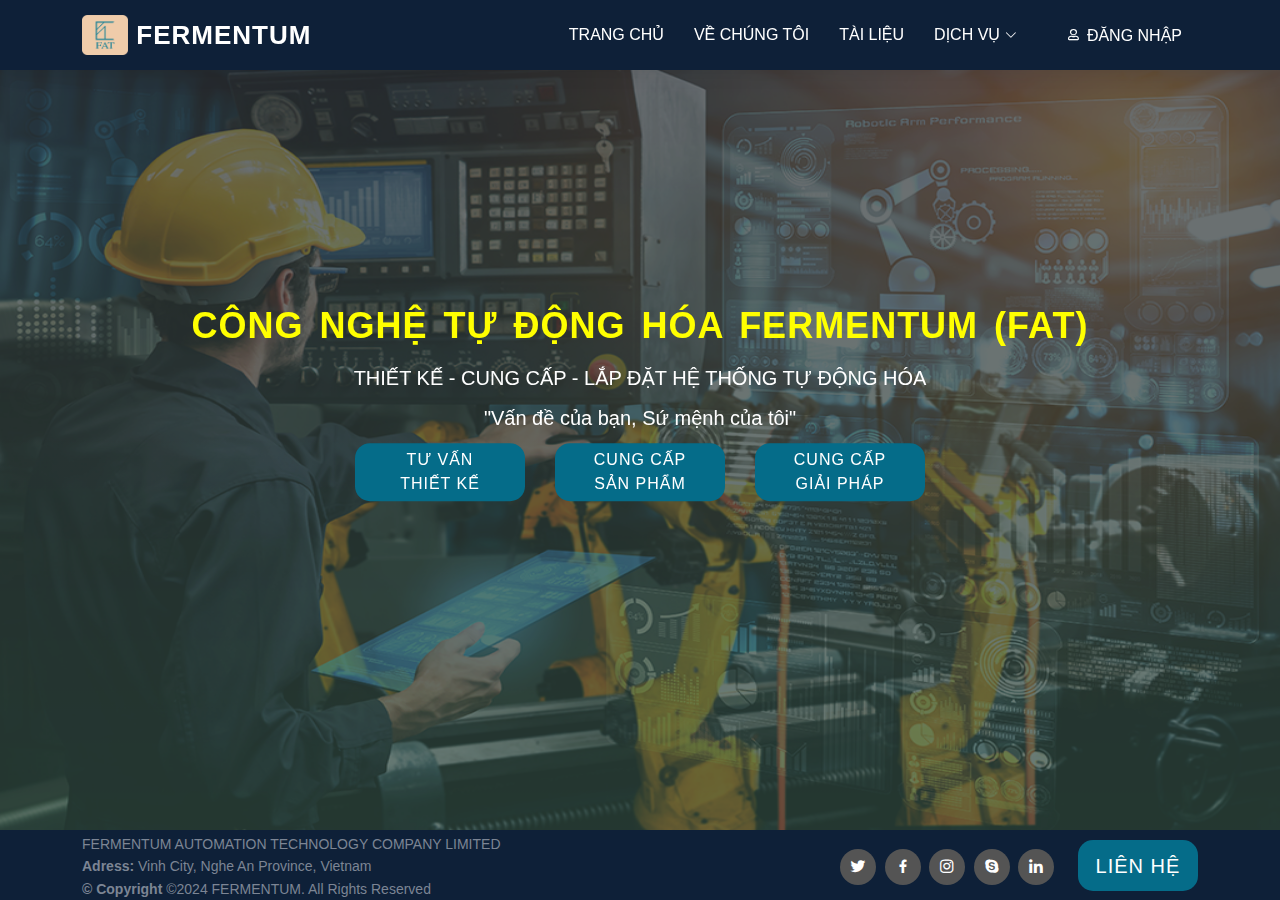
<file: index.html>
<!DOCTYPE html>
<html lang="vi">

<head>
  <meta charset="utf-8">
  <meta content="width=device-width, initial-scale=1.0" name="viewport">

  <title>FERMENTUM AUTOMATION TECHNOLOGY</title>
  <meta content="" name="description">
  <meta content="" name="keywords">

  <!-- Favicons -->
  <link href="assets/img/favicon.png" rel="icon">
  <link href="assets/img/apple-touch-icon.png" rel="apple-touch-icon">

  <!-- Google Fonts -->
  <link href="https://fonts.googleapis.com/css?family=Open+Sans:300,300i,400,400i,600,600i,700,700i|Raleway:300,300i,400,400i,500,500i,600,600i,700,700i|Poppins:300,300i,400,400i,500,500i,600,600i,700,700i" rel="stylesheet">
<!-- Icon Font Stylesheet -->
<link href="https://cdnjs.cloudflare.com/ajax/libs/font-awesome/5.10.0/css/all.min.css" rel="stylesheet">
<link href="https://cdn.jsdelivr.net/npm/bootstrap-icons@1.4.1/font/bootstrap-icons.css" rel="stylesheet">
  <!-- Vendor CSS Files -->
  <link href="assets/vendor/animate.css/animate.min.css" rel="stylesheet">
  <link href="assets/vendor/bootstrap/css/bootstrap.min.css" rel="stylesheet">
  <link href="assets/vendor/bootstrap-icons/bootstrap-icons.css" rel="stylesheet">
  <link href="assets/vendor/boxicons/css/boxicons.min.css" rel="stylesheet">
  <link href="assets/vendor/glightbox/css/glightbox.min.css" rel="stylesheet">
  <link href="assets/vendor/swiper/swiper-bundle.min.css" rel="stylesheet">

  <!-- Template Main CSS File -->
  <link href="assets/css/style.css" rel="stylesheet">

</head>

<body>

  <!-- ======= Header ======= -->
  <header id="header" class="d-flex align-items-center">
    <div class="container d-flex justify-content-between align-items-center">

      <div class="logo">
        <h1><a href="index.html">FERMENTUM</a></h1>
        <!-- Uncomment below if you prefer to use an image logo -->
        <a href="index.html"><img src="assets/img/fermentumv.png" alt="" class="img-fluid"></a>
      </div>

      <nav id="navbar" class="navbar">
        <ul>
          <li><a class="" href="index.html">Trang Chủ</a></li>
          <li><a href="about.html">Về Chúng Tôi</a></li>
          <li><a href="#">Tài Liệu</a></li>
          <li class="dropdown" id="dropdown-parent">
            <a href="#" id="dropdown-toggle"><span>Dịch Vụ</span> <i class="bi bi-chevron-down"></i></a>
          </li>
        </ul>
        
        <i class="bi bi-list mobile-nav-toggle"></i>
        <div class="lg-lo nav-item dropdown px-3 login-icon">
                
          <a class="nav-link nav-profile d-flex align-items-center pe-0" id="btn-login">
              <i class="fa fa-regular fa-user" style="font-weight:300;"></i>
              <span class=" d-none d-md-block ps-2 menu-child-link" style="line-height:1px; cursor:pointer">
                  Đăng nhập 
               </span>
             
          </a>
    
  </div>
       
      </nav><!-- .navbar -->
    
    
    </div>
    <!-- Đăng nhập đăng kí  -->
    <div class="login-out" id="login-out">
      <div class="login-container" id="login-container">
          <div class="form-container sign-up-container">
              <form action="#">
                  <h1>Đăng Kí</h1>
                  <span>Sử dụng Email hoặc tên của bạn để đăng kí</span>
                  <input type="text" placeholder="FullName" />
                  <input type="email" placeholder="Email" />
                  <input type="password" placeholder="Password" />
                  <button>Đăng Kí</button>
              </form>
          </div>
          <div class="form-container sign-in-container ">
              <form action="#">
                  <h1>Đăng Nhập</h1>
                  
                  <span>Hoặc sử dụng tài khoản của bạn</span>
                  <input type="email" placeholder="Email" />
                  <input type="password" placeholder="Password" />
                  <a href="#">Quên Email hoặc Mật khẩu?</a>
                  <button>Đăng Nhập</button>
              </form>
          </div>
          <div class="overlay-container">
              <div class="overlay">
                  <div class="overlay-panel overlay-left">
                      <h1>Chào mừng bạn đã trở lại!</h1>
                      <p>Để duy trì kết nối với chúng tôi vui lòng đăng nhập thông tin cá nhân của bạn</p>
                      <button class="ghost" id="signIn">Đăng Nhập</button>
                  </div>
                  <div class="overlay-panel overlay-right">
                      <h1>Chào bạn!</h1>
                      <p>Nhập thông tin của bạn và bắt đầu hành trình với chúng tôi</p>
                      <button class="ghost" id="signUp">Đăng kí</button>
                  </div>
              </div>
          </div>
      </div>
     </div>
     <!-- Đăng nhập đăng kí trên mobile -->
     
     <div class="container-login-mobile" id="container-login-mobile">
      <input type="checkbox" id="check-login-form-mobile">
  
      <div class="login-form-mobile">
          <input type="checkbox" id="check-mobile">
          <div class="login-mobile form-mobile">
              <header>Đăng Nhập<header>
              <form action="#">
                <input type="text" placeholder="Enter your email">
                <input type="password" placeholder="Enter your password">
                <a href="#">sai mật khẩu?</a>
                <input type="button" class="button" value="Login">
              </form>
              <div class="signup-mobile">
                <span class="signup-mobile">Bạn chưa có tài khoản?
                 <label for="check-mobile">Signup</label>
                </span>
              </div>
            </div>
            <div class="registration-mobile form-mobile">
              <header>Đăng Kí</header>
              <form action="#">
                <input type="text" placeholder="Enter your email">
                <input type="password" placeholder="Create a password">
                <input type="password" placeholder="Confirm your password">
                <input type="button" class="button" value="Signup">
              </form>
              <div class="signup-mobile">
                <span class="signup-mobile">Bạn đã có tài khoản rồi?
                 <label for="check-mobile">Login</label>
                </span>
              </div>
            </div>
            <div class="close-icon-mobile">
                <label href="" for="check-login-form-mobile" class="close-icon-mobile-link">&times;
                </label>
            </div>
      </div>
      
    </div>
    <div class="service-container" id="service-container">
      <div class="row service-menu">
        <div class="col-lg-4 col-md-6 ">
          <h4>Về chúng tôi</h4>
          <ul class="sevice-menu-list">
            <li class="sevice-menu-item"><a href="#">Lập trình hệ thống scanda</a></li>
            <li class="sevice-menu-item"><a href="#">Hệ thống quản lí năng lượng</a></li>
            <li class="sevice-menu-item"><a href="#">Tủ điện công nghiệp</a></li>
          </ul>
        </div>
        <div class="col-lg-4 col-md-6 ">
          <h4>Về chúng tôi</h4>
          <ul class="sevice-menu-list">
            <li class="sevice-menu-item"><a href="#">Lập trình hệ thống scanda</a></li>
            <li class="sevice-menu-item"><a href="#">Hệ thống quản lí năng lượng</a></li>
            <li class="sevice-menu-item"><a href="#">Tủ điện công nghiệp</a></li>
          </ul>
        </div>
        <div class="col-lg-4 col-md-6 ">
          <h4>Về chúng tôi</h4>
          <ul class="sevice-menu-list">
            <li class="sevice-menu-item"><a href="#">Lập trình hệ thống scanda</a></li>
            <li class="sevice-menu-item"><a href="#">Hệ thống quản lí năng lượng</a></li>
            <li class="sevice-menu-item"><a href="#">Tủ điện công nghiệp</a></li>
          </ul>
        </div>
      </div>
    </div>
 
  </header><!-- End Header -->

  <!-- ======= Hero Section ======= -->
  <section id="hero" class="mobile-hero">
    <div class="hero-container">
      <div id="heroCarousel" data-bs-interval="4000" class="carousel slide carousel-fade" data-bs-ride="carousel">

        <ol class="carousel-indicators d-none" id="hero-carousel-indicators"></ol>

        <div class="carousel-inner carousel-slider" role="listbox">
          <div class="carousel_container container">
            <div class="title_list">
              <p class="title_item">CÔNG NGHỆ TỰ ĐỘNG HÓA FERMENTUM (FAT)</p>
              <p class="title_item">THIẾT KẾ - CUNG CẤP - LẮP ĐẶT HỆ THỐNG TỰ ĐỘNG HÓA</p>
              <p class="title_item">"Vấn đề của bạn, Sứ mệnh của tôi"</p>
            </div>
            <div class="menu_child">
              <div class="menu_child_list">
                  <a class="menu_child_item" href="design-consuling.html"> TƯ VẤN <br> THIẾT KẾ</a>
                  <a class="menu_child_item" href="provide-products.html" >CUNG CẤP
                      <br> SẢN PHẨM</a>
                  <a class="menu_child_item" href="provide-solutions.html">CUNG CẤP <br> GIẢI PHÁP</a>
              </div>
            </div>
           
          </div> 
          <!-- Slide 1 -->
          <div class="carousel-item active" >
            <img src="./assets/img/slide/Img3.jpg"  alt="">
          </div>

          <!-- Slide 2 -->
          <div class="carousel-item" >
            <img src="./assets/img/slide/Img4.jpg"  alt="">
          </div>

          <!-- Slide 3 -->
          <div class="carousel-item" >
            <img src="./assets/img/slide/Img6.jpg"  alt="">
          </div>

        </div>

      </div>
    </div>
  </section>

 


  <!-- ======= Footer ======= -->
  <footer id="footer">

    <div class="footer-top">
      <div class="container">
        <div class="row">

          <div class="col-lg-7 col-md-6 footer-contact mobile-footer-contact">
            <p>
              FERMENTUM AUTOMATION TECHNOLOGY COMPANY LIMITED <br>
              <strong>Adress:</strong> Vinh City, Nghe An Province, Vietnam <br>
              <strong>&copy; Copyright</strong> ©2024 FERMENTUM. All Rights Reserved<br>
              
            </p>

          </div>

          <div class="col-lg-5 col-md-6 footer-info mobile-footer-info">
           
            <div class="social-links mt-3">
              <a href="#" class="twitter"><i class="bx bxl-twitter"></i></a>
              <a href="#" class="facebook"><i class="bx bxl-facebook"></i></a>
              <a href="#" class="instagram"><i class="bx bxl-instagram"></i></a>
              <a href="#" class="google-plus"><i class="bx bxl-skype"></i></a>
              <a href="#" class="linkedin"><i class="bx bxl-linkedin"></i></a>
            </div>

            <div class="contact">
              <a href="#" class="contact-link">Liên Hệ</a>
          </div>
          </div>
          
        </div>
      </div>
    </div>
  </footer><!-- End Footer -->

  <!-- <a href="#" class="back-to-top d-flex align-items-center justify-content-center"><i class="bi bi-arrow-up-short"></i></a> -->

  <!-- Vendor JS Files -->
  <script src="assets/vendor/purecounter/purecounter.js"></script>
  <script src="assets/vendor/bootstrap/js/bootstrap.bundle.min.js"></script>
  <script src="assets/vendor/glightbox/js/glightbox.min.js"></script>
  <script src="assets/vendor/isotope-layout/isotope.pkgd.min.js"></script>
  <script src="assets/vendor/swiper/swiper-bundle.min.js"></script>
  <script src="assets/vendor/waypoints/noframework.waypoints.js"></script>
  <script src="assets/vendor/php-email-form/validate.js"></script>

  <!-- Template Main JS File -->
  <script src="assets/js/main.js"></script>

</body>

</html>
</file>
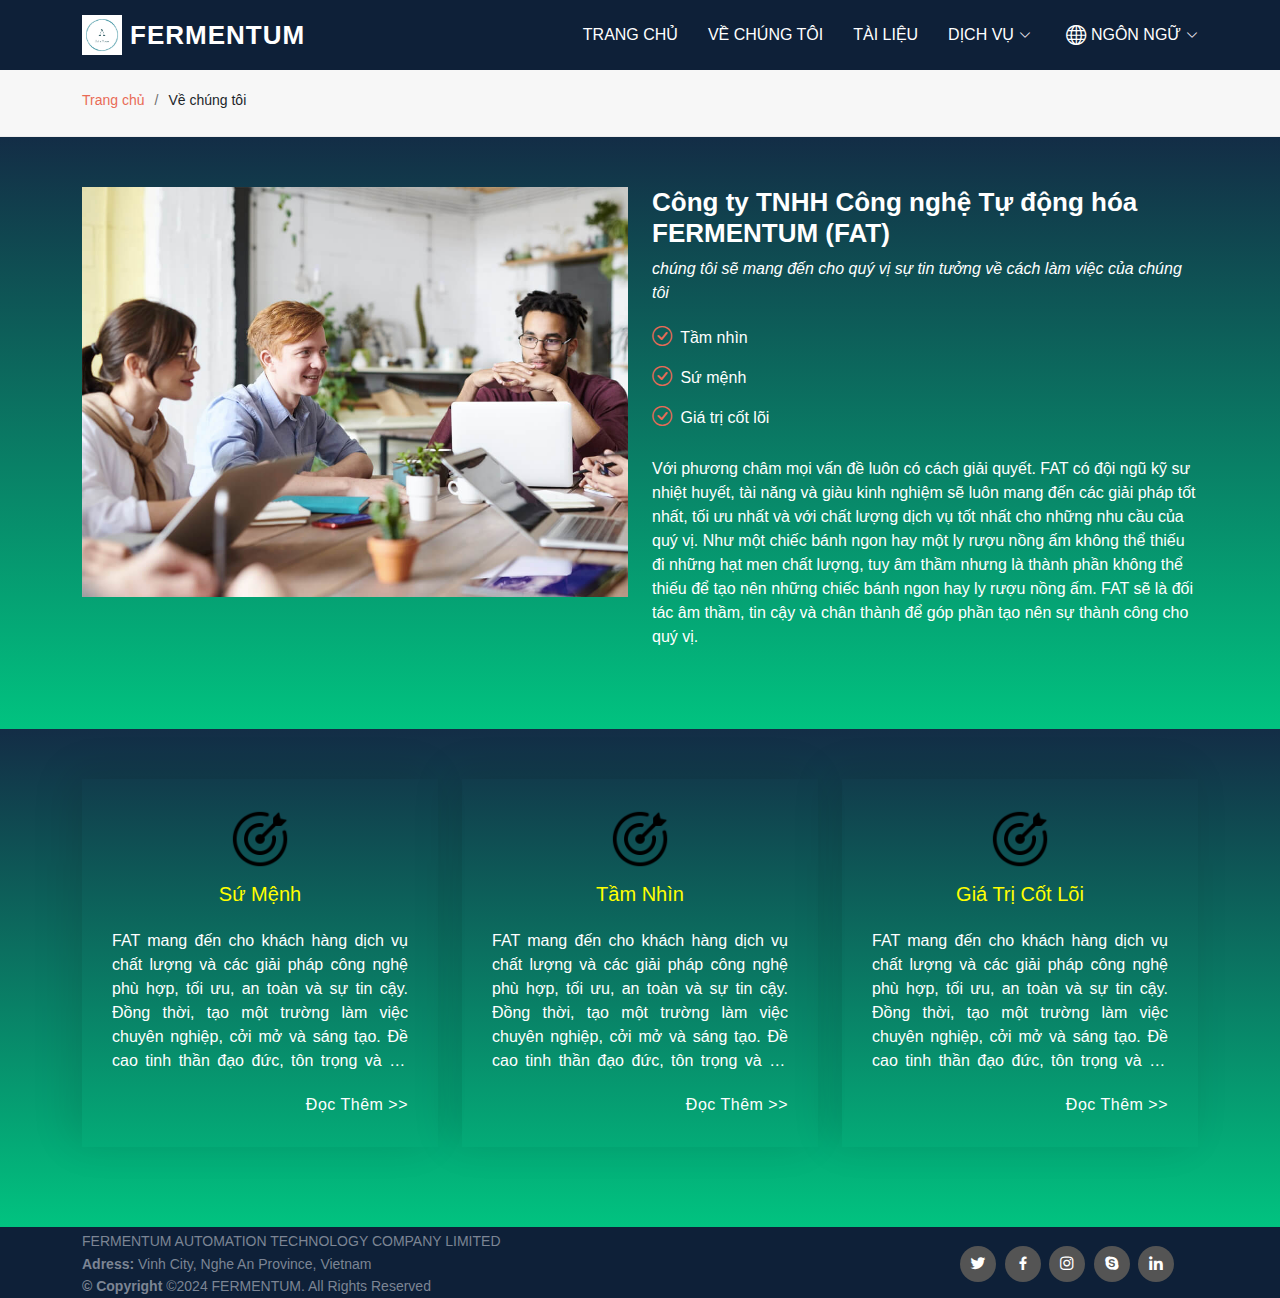
<file: about.html>
<!DOCTYPE html>
<html lang="en">

<head>
  <meta charset="utf-8">
  <meta content="width=device-width, initial-scale=1.0" name="viewport">

  <title>About - Eterna Bootstrap Template</title>
  <meta content="" name="description">
  <meta content="" name="keywords">

  <!-- Favicons -->
  <link href="assets/img/favicon.png" rel="icon">
  <link href="assets/img/apple-touch-icon.png" rel="apple-touch-icon">

  <!-- Google Fonts -->
  <link href="https://fonts.googleapis.com/css?family=Open+Sans:300,300i,400,400i,600,600i,700,700i|Raleway:300,300i,400,400i,500,500i,600,600i,700,700i|Poppins:300,300i,400,400i,500,500i,600,600i,700,700i" rel="stylesheet">

  <!-- Vendor CSS Files -->
  <link href="assets/vendor/animate.css/animate.min.css" rel="stylesheet">
  <link href="assets/vendor/bootstrap/css/bootstrap.min.css" rel="stylesheet">
  <link href="assets/vendor/bootstrap-icons/bootstrap-icons.css" rel="stylesheet">
  <link href="assets/vendor/boxicons/css/boxicons.min.css" rel="stylesheet">
  <link href="assets/vendor/glightbox/css/glightbox.min.css" rel="stylesheet">
  <link href="assets/vendor/swiper/swiper-bundle.min.css" rel="stylesheet">

  <!-- Template Main CSS File -->
  <link href="assets/css/style.css" rel="stylesheet">

  <!-- =======================================================
  * Template Name: Eterna - v4.7.0
  * Template URL: https://bootstrapmade.com/eterna-free-multipurpose-bootstrap-template/
  * Author: BootstrapMade.com
  * License: https://bootstrapmade.com/license/
  ======================================================== -->
</head>

<body>


<!-- ======= Header ======= -->
<header id="header" class="d-flex align-items-center">
  <div class="container d-flex justify-content-between align-items-center">

    <div class="logo">
      <h1><a href="index.html">FERMENTUM</a></h1>
      <!-- Uncomment below if you prefer to use an image logo -->
      <a href="index.html"><img src="assets/img/My logo.png" alt="" class="img-fluid"></a>
    </div>

    <nav id="navbar" class="navbar">
      <ul>
        <li><a class="" href="index.html">Trang Chủ</a></li>
        <li><a href="about.html">Về Chúng Tôi</a></li>
        <li><a href="#">Tài Liệu</a></li>
        <li class="dropdown" id="dropdown-parent">
          <a href="#" id="dropdown-toggle"><span>Dịch Vụ</span> <i class="bi bi-chevron-down"></i></a>
        </li>
        <li class="dropdown"><a href="#"><i class="bi bi-globe language"></i></i></i></i></i><span>Ngôn Ngữ</span> <i class="bi bi-chevron-down"></i></a>
          <ul>
            <li><a href="#">Tiếng Việt </a></li>
            <li><a href="#">English</a></li>
            <li><a href="#">Italia</a></li>
          </ul>
        </li>
      </ul>
      <i class="bi bi-list mobile-nav-toggle"></i>
    </nav><!-- .navbar -->
  
  
  </div>
  <div class="service-container" id="service-container">
    <div class="row service-menu">
      <div class="col-lg-4 col-md-6 ">
        <h4>Về chúng tôi</h4>
        <ul class="sevice-menu-list">
          <li class="sevice-menu-item"><a href="#">Lập trình hệ thống scanda</a></li>
          <li class="sevice-menu-item"><a href="#">Hệ thống quản lí năng lượng</a></li>
          <li class="sevice-menu-item"><a href="#">Tủ điện công nghiệp</a></li>
        </ul>
      </div>
      <div class="col-lg-4 col-md-6 ">
        <h4>Về chúng tôi</h4>
        <ul class="sevice-menu-list">
          <li class="sevice-menu-item"><a href="#">Lập trình hệ thống scanda</a></li>
          <li class="sevice-menu-item"><a href="#">Hệ thống quản lí năng lượng</a></li>
          <li class="sevice-menu-item"><a href="#">Tủ điện công nghiệp</a></li>
        </ul>
      </div>
      <div class="col-lg-4 col-md-6 ">
        <h4>Về chúng tôi</h4>
        <ul class="sevice-menu-list">
          <li class="sevice-menu-item"><a href="#">Lập trình hệ thống scanda</a></li>
          <li class="sevice-menu-item"><a href="#">Hệ thống quản lí năng lượng</a></li>
          <li class="sevice-menu-item"><a href="#">Tủ điện công nghiệp</a></li>
        </ul>
      </div>
    </div>
  </div>
</header><!-- End Header -->


  <main id="main">

    <!-- ======= Breadcrumbs ======= -->
    <section id="breadcrumbs" class="breadcrumbs">
      <div class="container">

        <ol>
          <li><a href="index.html">Trang chủ</a></li>
          <li>Về chúng tôi</li>
        </ol>

      </div>
    </section><!-- End Breadcrumbs -->

    <!-- ======= About Section ======= -->
    <section id="about" class="about">
      <div class="container">

        <div class="row">
          <div class="col-lg-6">
            <img src="assets/img/about.jpg" class="img-fluid" alt="">
          </div>
          <div class="col-lg-6 pt-4 pt-lg-0 content">
            <h3> Công ty TNHH Công nghệ Tự động hóa FERMENTUM (FAT)</h3>
            <p class="fst-italic">
              chúng tôi sẽ mang đến cho quý vị sự tin tưởng về cách làm việc của chúng tôi
            </p>
            <ul>
              <li><i class="bi bi-check-circle"></i> Tầm nhìn</li>
              <li><i class="bi bi-check-circle"></i> Sứ mệnh</li>
              <li><i class="bi bi-check-circle"></i> Giá trị cốt lõi</li>
            </ul>
            <p>
              Với phương châm mọi vấn đề luôn có cách giải quyết. FAT có đội ngũ kỹ sư nhiệt huyết, tài năng và giàu kinh nghiệm sẽ luôn mang đến các giải pháp tốt nhất, tối ưu nhất và với chất lượng dịch vụ tốt nhất cho những nhu cầu của quý vị. Như một chiếc bánh ngon hay một ly rượu nồng ấm không thể thiếu đi những hạt men chất lượng, tuy âm thầm nhưng là thành phần không thể thiếu để tạo nên những chiếc bánh ngon hay ly rượu nồng ấm. FAT sẽ là đối tác âm thầm, tin cậy và chân thành để góp phần tạo nên sự thành công cho quý vị.
            </p>
          </div>
        </div>

      </div>
    </section><!-- End About Section -->

    <!-- ======= Counts Section ======= -->
    <section id="counts" class="counts">
      <div class="container">

        <div class="row no-gutters">

          <div class="col-lg-4 col-md-6 d-md-flex align-items-md-stretch">
            <div class="count-box">
              <img src="./assets/img/about/Mission.png" alt="">
              <p class="title">Sứ Mệnh</p>
              <p class="review-content">FAT mang đến cho khách hàng dịch vụ chất lượng và các giải pháp công nghệ phù hợp, tối ưu, an toàn và sự tin cậy.
                Đồng thời, tạo một trường làm việc chuyên nghiệp, cởi mở và sáng tạo. Đề cao tinh thần đạo đức, tôn trọng và sự chân thành.</p>
             
              <div class="see-more">
                <a href="" class="see-more-link">Đọc thêm <span>&gt;&gt;</span> </a> 
              </div>
            </div>
          </div>
          <div class="col-lg-4 col-md-6 d-md-flex align-items-md-stretch">
            <div class="count-box">
              <img src="./assets/img/about/Mission.png" alt="">
              <p class="title">Tầm Nhìn</p>
              <p class="review-content">FAT mang đến cho khách hàng dịch vụ chất lượng và các giải pháp công nghệ phù hợp, tối ưu, an toàn và sự tin cậy.
                Đồng thời, tạo một trường làm việc chuyên nghiệp, cởi mở và sáng tạo. Đề cao tinh thần đạo đức, tôn trọng và sự chân thành.</p>
             
              <div class="see-more">
                <a href="" class="see-more-link">Đọc thêm <span>&gt;&gt;</span> </a> 
              </div>
            </div>
          </div>
          <div class="col-lg-4 col-md-6 d-md-flex align-items-md-stretch">
            <div class="count-box">
              <img src="./assets/img/about/Mission.png" alt="">
              <p class="title">Giá Trị Cốt Lõi </p>
              <p class="review-content">FAT mang đến cho khách hàng dịch vụ chất lượng và các giải pháp công nghệ phù hợp, tối ưu, an toàn và sự tin cậy.
                Đồng thời, tạo một trường làm việc chuyên nghiệp, cởi mở và sáng tạo. Đề cao tinh thần đạo đức, tôn trọng và sự chân thành.</p>
             
              <div class="see-more">
                <a href="" class="see-more-link">Đọc thêm <span>&gt;&gt;</span> </a> 
              </div>
            </div>
          </div>

        </div>

      </div>
    </section><!-- End Counts Section -->


  </main><!-- End #main -->

  <!-- ======= Footer ======= -->
  <footer id="footer">

    <div class="footer-top">
      <div class="container">
        <div class="row">

          <div class="col-lg-8 col-md-6 footer-contact">
            <p>
              FERMENTUM AUTOMATION TECHNOLOGY COMPANY LIMITED <br>
              <strong>Adress:</strong> Vinh City, Nghe An Province, Vietnam <br>
              <strong>&copy; Copyright</strong> ©2024 FERMENTUM. All Rights Reserved<br>
              
            </p>

          </div>

          <div class="col-lg-4 col-md-6 footer-info">
           
            <div class="social-links mt-3">
              <a href="#" class="twitter"><i class="bx bxl-twitter"></i></a>
              <a href="#" class="facebook"><i class="bx bxl-facebook"></i></a>
              <a href="#" class="instagram"><i class="bx bxl-instagram"></i></a>
              <a href="#" class="google-plus"><i class="bx bxl-skype"></i></a>
              <a href="#" class="linkedin"><i class="bx bxl-linkedin"></i></a>
            </div>
          </div>

        </div>
      </div>
    </div>
  </footer><!-- End Footer -->

  <a href="#" class="back-to-top d-flex align-items-center justify-content-center"><i class="bi bi-arrow-up-short"></i></a>

  <!-- Vendor JS Files -->
  <script src="assets/vendor/purecounter/purecounter.js"></script>
  <script src="assets/vendor/bootstrap/js/bootstrap.bundle.min.js"></script>
  <script src="assets/vendor/glightbox/js/glightbox.min.js"></script>
  <script src="assets/vendor/isotope-layout/isotope.pkgd.min.js"></script>
  <script src="assets/vendor/swiper/swiper-bundle.min.js"></script>
  <script src="assets/vendor/waypoints/noframework.waypoints.js"></script>
  <script src="assets/vendor/php-email-form/validate.js"></script>

  <!-- Template Main JS File -->
  <script src="assets/js/main.js"></script>

</body>

</html>
</file>
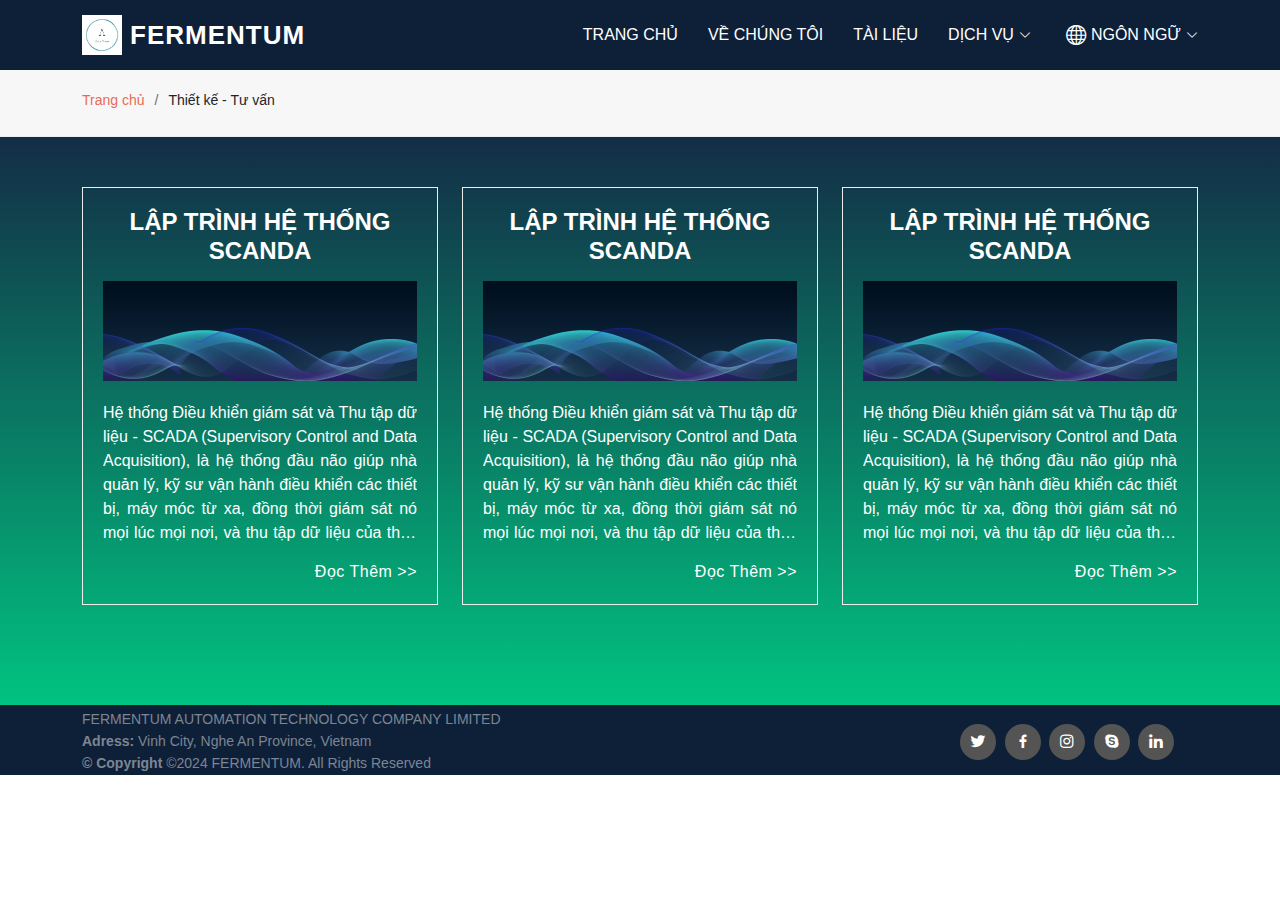
<file: design-consuling.html>
<!DOCTYPE html>
<html lang="en">

<head>
  <meta charset="utf-8">
  <meta content="width=device-width, initial-scale=1.0" name="viewport">

  <title>Tư vấn thiết kế</title>
  <meta content="" name="description">
  <meta content="" name="keywords">

  <!-- Favicons -->
  <link href="assets/img/favicon.png" rel="icon">
  <link href="assets/img/apple-touch-icon.png" rel="apple-touch-icon">

  <!-- Google Fonts -->
  <link href="https://fonts.googleapis.com/css?family=Open+Sans:300,300i,400,400i,600,600i,700,700i|Raleway:300,300i,400,400i,500,500i,600,600i,700,700i|Poppins:300,300i,400,400i,500,500i,600,600i,700,700i" rel="stylesheet">

  <!-- Vendor CSS Files -->
  <link href="assets/vendor/animate.css/animate.min.css" rel="stylesheet">
  <link href="assets/vendor/bootstrap/css/bootstrap.min.css" rel="stylesheet">
  <link href="assets/vendor/bootstrap-icons/bootstrap-icons.css" rel="stylesheet">
  <link href="assets/vendor/boxicons/css/boxicons.min.css" rel="stylesheet">
  <link href="assets/vendor/glightbox/css/glightbox.min.css" rel="stylesheet">
  <link href="assets/vendor/swiper/swiper-bundle.min.css" rel="stylesheet">

  <!-- Template Main CSS File -->
  <link href="assets/css/style.css" rel="stylesheet">

  <!-- =======================================================
  * Template Name: Eterna - v4.7.0
  * Template URL: https://bootstrapmade.com/eterna-free-multipurpose-bootstrap-template/
  * Author: BootstrapMade.com
  * License: https://bootstrapmade.com/license/
  ======================================================== -->
</head>

<body>
  <!-- ======= Header ======= -->
  <header id="header" class="d-flex align-items-center">
    <div class="container d-flex justify-content-between align-items-center">

      <div class="logo">
        <h1><a href="index.html">FERMENTUM</a></h1>
        <!-- Uncomment below if you prefer to use an image logo -->
        <a href="index.html"><img src="assets/img/My logo.png" alt="" class="img-fluid"></a>
      </div>

      <nav id="navbar" class="navbar">
        <ul>
          <li><a class="" href="index.html">Trang Chủ</a></li>
          <li><a href="about.html">Về Chúng Tôi</a></li>
          <li><a href="#">Tài Liệu</a></li>
          <li class="dropdown" id="dropdown-parent">
            <a href="#" id="dropdown-toggle"><span>Dịch Vụ</span> <i class="bi bi-chevron-down"></i></a>
          </li>
          <li class="dropdown"><a href="#"><i class="bi bi-globe language"></i></i></i></i></i><span>Ngôn Ngữ</span> <i class="bi bi-chevron-down"></i></a>
            <ul>
              <li><a href="#">Tiếng Việt </a></li>
              <li><a href="#">English</a></li>
              <li><a href="#">Italia</a></li>
            </ul>
          </li>
        </ul>
        <i class="bi bi-list mobile-nav-toggle"></i>
      </nav><!-- .navbar -->
    
    
    </div>
    <div class="service-container" id="service-container">
      <div class="row service-menu">
        <div class="col-lg-4 col-md-6 ">
          <h4>Về chúng tôi</h4>
          <ul class="sevice-menu-list">
            <li class="sevice-menu-item"><a href="#">Lập trình hệ thống scanda</a></li>
            <li class="sevice-menu-item"><a href="#">Hệ thống quản lí năng lượng</a></li>
            <li class="sevice-menu-item"><a href="#">Tủ điện công nghiệp</a></li>
          </ul>
        </div>
        <div class="col-lg-4 col-md-6 ">
          <h4>Về chúng tôi</h4>
          <ul class="sevice-menu-list">
            <li class="sevice-menu-item"><a href="#">Lập trình hệ thống scanda</a></li>
            <li class="sevice-menu-item"><a href="#">Hệ thống quản lí năng lượng</a></li>
            <li class="sevice-menu-item"><a href="#">Tủ điện công nghiệp</a></li>
          </ul>
        </div>
        <div class="col-lg-4 col-md-6 ">
          <h4>Về chúng tôi</h4>
          <ul class="sevice-menu-list">
            <li class="sevice-menu-item"><a href="#">Lập trình hệ thống scanda</a></li>
            <li class="sevice-menu-item"><a href="#">Hệ thống quản lí năng lượng</a></li>
            <li class="sevice-menu-item"><a href="#">Tủ điện công nghiệp</a></li>
          </ul>
        </div>
      </div>
    </div>
  </header><!-- End Header -->


  <main id="main">

    <!-- ======= Breadcrumbs ======= -->
    <section id="breadcrumbs" class="breadcrumbs">
      <div class="container">

        <ol>
          <li><a href="index.html">Trang chủ</a></li>
          <li>Thiết kế - Tư vấn</li>
        </ol>

      </div>
    </section><!-- End Breadcrumbs -->

    <!-- ======= Services Section ======= -->
    <section id="services" class="services">
      <div class="container">

        <div class="row">
          <div class="col-lg-4 col-md-6 d-flex align-items-stretch">
            <div class="icon-box">
               <h4><a href="">Lập trình hệ thống Scanda</a></h4>
              <img src="./assets/img/design-consulting/back2.jpg" alt="">
              
              <p>Hệ thống Điều khiển giám sát và Thu tập dữ liệu - SCADA (Supervisory Control and Data Acquisition), là hệ thống đầu não giúp nhà quản lý, kỹ sư vận hành điều khiển các thiết bị, máy móc từ xa, đồng thời giám sát nó mọi lúc mọi nơi, và thu tập dữ liệu của thiết bị chỉ bằng một click chuột....</p>
              <div class="see-more">
                <a href="" class="see-more-link">Đọc thêm <span>&gt;&gt;</span> </a> 
              </div>
            </div>
          </div>
          <div class="col-lg-4 col-md-6 d-flex align-items-stretch">
            <div class="icon-box">
               <h4><a href="">Lập trình hệ thống Scanda</a></h4>
              <img src="./assets/img/design-consulting/back2.jpg" alt="">
              
              <p>Hệ thống Điều khiển giám sát và Thu tập dữ liệu - SCADA (Supervisory Control and Data Acquisition), là hệ thống đầu não giúp nhà quản lý, kỹ sư vận hành điều khiển các thiết bị, máy móc từ xa, đồng thời giám sát nó mọi lúc mọi nơi, và thu tập dữ liệu của thiết bị chỉ bằng một click chuột....</p>
              <div class="see-more">
                <a href="" class="see-more-link">Đọc thêm <span>&gt;&gt;</span> </a> 
              </div>
            </div>
          </div>
          <div class="col-lg-4 col-md-6 d-flex align-items-stretch">
            <div class="icon-box">
               <h4><a href="">Lập trình hệ thống Scanda</a></h4>
              <img src="./assets/img/design-consulting/back2.jpg" alt="">
              
              <p>Hệ thống Điều khiển giám sát và Thu tập dữ liệu - SCADA (Supervisory Control and Data Acquisition), là hệ thống đầu não giúp nhà quản lý, kỹ sư vận hành điều khiển các thiết bị, máy móc từ xa, đồng thời giám sát nó mọi lúc mọi nơi, và thu tập dữ liệu của thiết bị chỉ bằng một click chuột....</p>
              <div class="see-more">
                <a href="" class="see-more-link">Đọc thêm <span>&gt;&gt;</span> </a> 
              </div>
            </div>
          </div>
        </div>
      </div>
    </section><!-- End Services Section -->

 

  </main><!-- End #main -->

  <!-- ======= Footer ======= 
  <footer id="footer">

    <div class="footer-newsletter">
      

    <div class="footer-top">
      <div class="container">
        <div class="row">

          <div class="col-lg-3 col-md-6 footer-links">
            <h4>Về chúng tôi</h4>
            <ul class="text-center">
              <li><i class="bx bx-chevron-right"></i> <a href="#">Sứ mệnh</a></li>
              <li><i class="bx bx-chevron-right"></i> <a href="#">Tầm nhìn</a></li>
              <li><i class="bx bx-chevron-right"></i> <a href="#">Giá trị cốt lõi</a></li>
            </ul>
          </div>

          <div class="col-lg-3 col-md-6 footer-links">
            <h4>Dịch vụ</h4>
            <ul class="text-center">
              <li><i class="bx bx-chevron-right"></i> <a href="#">Dịch vụ 1</a></li>
              <li><i class="bx bx-chevron-right"></i> <a href="#">Dịch vụ 2</a></li>
              <li><i class="bx bx-chevron-right"></i> <a href="#">Dịch vụ 3</a></li>
            </ul>
          </div>

          <div class="col-lg-3 col-md-6 footer-contact">
            <h4>Địa chỉ</h4>
            <p class="text-center">
              FERMENTUM AUTOMATION TECHNOLOGY COMPANY LIMITED <br>
              Vinh City, Nghe An Province, Vietnam<br>
              <strong>Phone:</strong> +1 5589 55488 55<br>
              <strong>Email:</strong> info@example.com<br>
            </p>

          </div>

          <div class="col-lg-3 col-md-6 footer-info">
            <h4>Liên hệ</h4>
            <div class="social-links mt-3 text-center">
              <a href="#" class="twitter"><i class="bx bxl-twitter"></i></a>
              <a href="#" class="facebook"><i class="bx bxl-facebook"></i></a>
              <a href="#" class="instagram"><i class="bx bxl-instagram"></i></a>
              <a href="#" class="google-plus"><i class="bx bxl-skype"></i></a>
            </div>
          </div>

        </div>
      </div>
    </div>

    <div class="container">
      <div class="copyright">
        &copy; Copyright <strong><span>Eterna</span></strong>. All Rights Reserved
      </div>
      <div class="credits">
        <!-- All the links in the footer should remain intact. -->
        <!-- You can delete the links only if you purchased the pro version. -->
        <!-- Licensing information: https://bootstrapmade.com/license/ -->
        <!-- Purchase the pro version with working PHP/AJAX contact form: https://bootstrapmade.com/eterna-free-multipurpose-bootstrap-template/ -->
        <!-- Designed by <a href="https://bootstrapmade.com/">BootstrapMade</a>
      </div>
    </div>
  </footer> End Footer --> 


  <footer id="footer">

    <div class="footer-top">
      <div class="container">
        <div class="row">

          <div class="col-lg-8 col-md-6 footer-contact">
            <p>
              FERMENTUM AUTOMATION TECHNOLOGY COMPANY LIMITED <br>
              <strong>Adress:</strong> Vinh City, Nghe An Province, Vietnam <br>
              <strong>&copy; Copyright</strong> ©2024 FERMENTUM. All Rights Reserved<br>
              
            </p>

          </div>

          <div class="col-lg-4 col-md-6 footer-info">
           
            <div class="social-links mt-3">
              <a href="#" class="twitter"><i class="bx bxl-twitter"></i></a>
              <a href="#" class="facebook"><i class="bx bxl-facebook"></i></a>
              <a href="#" class="instagram"><i class="bx bxl-instagram"></i></a>
              <a href="#" class="google-plus"><i class="bx bxl-skype"></i></a>
              <a href="#" class="linkedin"><i class="bx bxl-linkedin"></i></a>
            </div>
          </div>

        </div>
      </div>
    </div>
  </footer>

  <a href="#" class="back-to-top d-flex align-items-center justify-content-center"><i class="bi bi-arrow-up-short"></i></a>

  <!-- Vendor JS Files -->
  <script src="assets/vendor/purecounter/purecounter.js"></script>
  <script src="assets/vendor/bootstrap/js/bootstrap.bundle.min.js"></script>
  <script src="assets/vendor/glightbox/js/glightbox.min.js"></script>
  <script src="assets/vendor/isotope-layout/isotope.pkgd.min.js"></script>
  <script src="assets/vendor/swiper/swiper-bundle.min.js"></script>
  <script src="assets/vendor/waypoints/noframework.waypoints.js"></script>
  <script src="assets/vendor/php-email-form/validate.js"></script>

  <!-- Template Main JS File -->
  <script src="assets/js/main.js"></script>

</body>

</html>
</file>
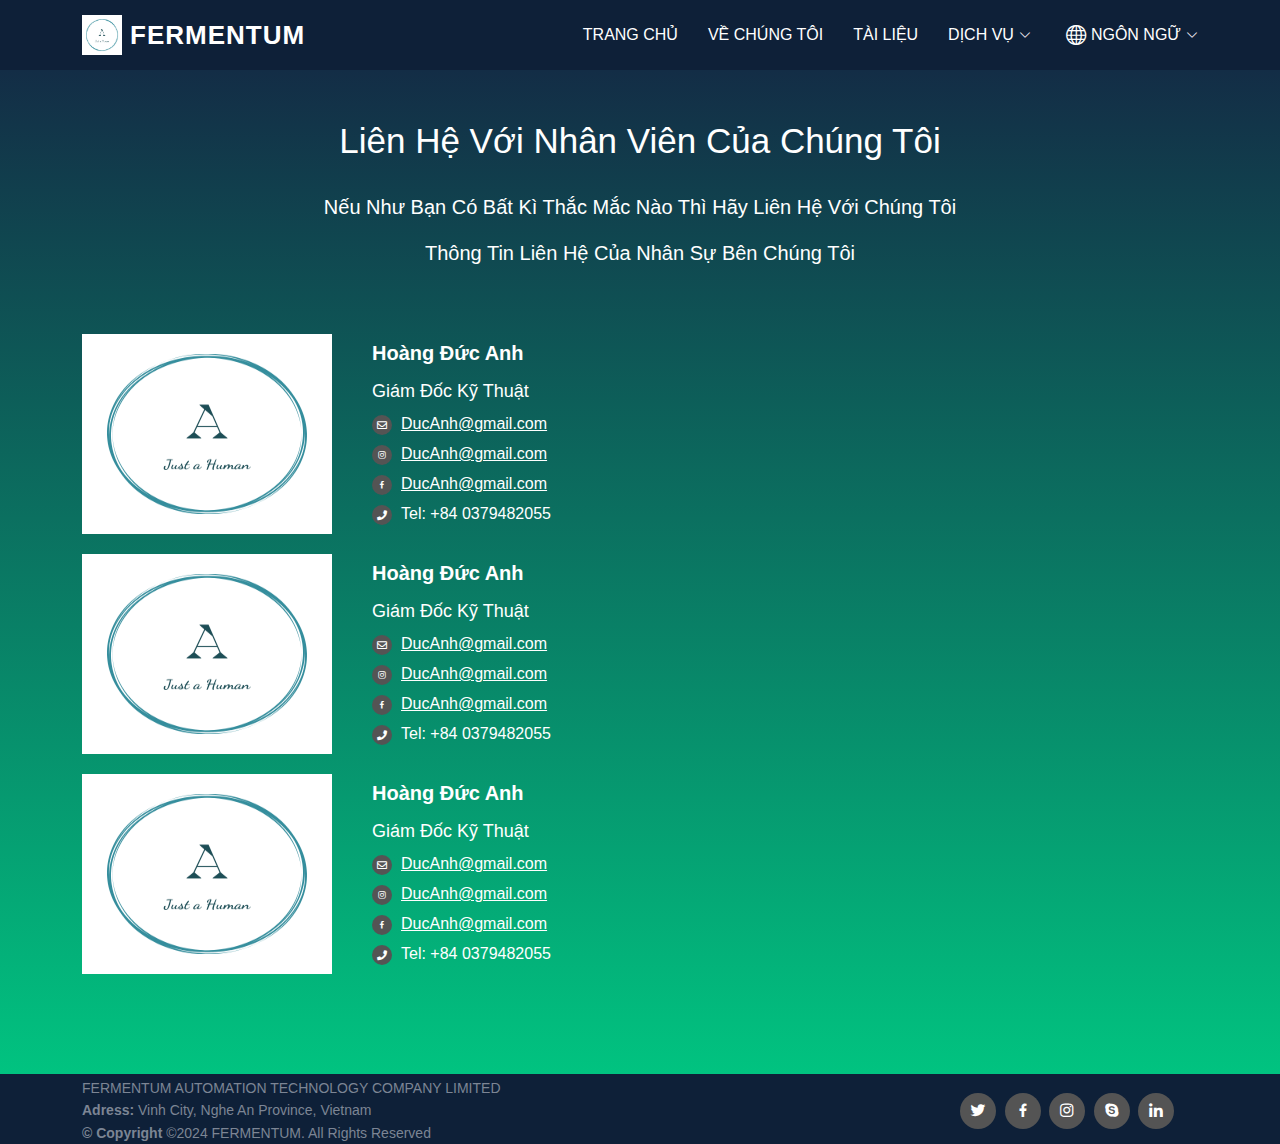
<file: infor.html>
<!DOCTYPE html>
<html lang="vi">

<head>
  <meta charset="utf-8">
  <meta content="width=device-width, initial-scale=1.0" name="viewport">

  <title>FERMENTUM AUTOMATION TECHNOLOGY</title>
  <meta content="" name="description">
  <meta content="" name="keywords">

  <!-- Favicons -->
  <link href="assets/img/favicon.png" rel="icon">
  <link href="assets/img/apple-touch-icon.png" rel="apple-touch-icon">

  <!-- Google Fonts -->
  <link href="https://fonts.googleapis.com/css?family=Open+Sans:300,300i,400,400i,600,600i,700,700i|Raleway:300,300i,400,400i,500,500i,600,600i,700,700i|Poppins:300,300i,400,400i,500,500i,600,600i,700,700i" rel="stylesheet">

  <!-- Vendor CSS Files -->
  <link href="assets/vendor/animate.css/animate.min.css" rel="stylesheet">
  <link href="assets/vendor/bootstrap/css/bootstrap.min.css" rel="stylesheet">
  <link href="assets/vendor/bootstrap-icons/bootstrap-icons.css" rel="stylesheet">
  <link href="assets/vendor/boxicons/css/boxicons.min.css" rel="stylesheet">
  <link href="assets/vendor/glightbox/css/glightbox.min.css" rel="stylesheet">
  <link href="assets/vendor/swiper/swiper-bundle.min.css" rel="stylesheet">

  <!-- Template Main CSS File -->
  <link href="assets/css/style.css" rel="stylesheet">
  <!-- Icon Font Stylesheet  -->
    <link href="https://cdnjs.cloudflare.com/ajax/libs/font-awesome/5.10.0/css/all.min.css" rel="stylesheet">
    <link href="https://cdn.jsdelivr.net/npm/bootstrap-icons@1.4.1/font/bootstrap-icons.css" rel="stylesheet">
    <link rel="stylesheet" href="https://cdnjs.cloudflare.com/ajax/libs/font-awesome/5.15.4/css/all.min.css" integrity="sha512-oThSQr5RqQxvXR0jKux1ZusNz0b2GW5SvH3H2hoAa67rb6ZdEmBD75Y0+Oumh+WX2N5PvLxeG2n4KV9whtKtrw==" crossorigin="anonymous" referrerpolicy="no-referrer" />

  <!-- =======================================================
  * Template Name: Eterna - v4.7.0
  * Template URL: https://bootstrapmade.com/eterna-free-multipurpose-bootstrap-template/
  * Author: BootstrapMade.com
  * License: https://bootstrapmade.com/license/
  ======================================================== -->
</head>

<body>
    <header id="header" class="d-flex align-items-center">
        <div class="container d-flex justify-content-between align-items-center">
    
          <div class="logo">
            <h1><a href="index.html">FERMENTUM</a></h1>
            <!-- Uncomment below if you prefer to use an image logo -->
            <a href="index.html"><img src="assets/img/My logo.png" alt="" class="img-fluid"></a>
          </div>
    
          <nav id="navbar" class="navbar">
            <ul>
              <li><a class="" href="index.html">Trang Chủ</a></li>
              <li><a href="about.html">Về Chúng Tôi</a></li>
              <li><a href="#">Tài Liệu</a></li>
              <li class="dropdown" id="dropdown-parent">
                <a href="#" id="dropdown-toggle"><span>Dịch Vụ</span> <i class="bi bi-chevron-down"></i></a>
              </li>
              <li class="dropdown"><a href="#"><i class="bi bi-globe language"></i></i></i></i></i><span>Ngôn Ngữ</span> <i class="bi bi-chevron-down"></i></a>
                <ul>
                  <li><a href="#">Tiếng Việt </a></li>
                  <li><a href="#">English</a></li>
                  <li><a href="#">Italia</a></li>
                </ul>
              </li>
            </ul>
            <i class="bi bi-list mobile-nav-toggle"></i>
          </nav><!-- .navbar -->
        
        
        </div>
        <!-- Đăng nhập đăng kí  -->
        <div class="login-out d-none">
          <div class="login-container" id="login-container">
              <div class="form-container sign-up-container">
                  <form action="#">
                      <h1>Đăng Kí</h1>
                      <div class="social-container">
                          <a href="#" class="social"><i class="fab fa-facebook-f"></i></a>
                          <a href="#" class="social"><i class="fab fa-google-plus-g"></i></a>
                          <a href="#" class="social"><i class="fab fa-linkedin-in"></i></a>
                      </div>
                      <span>Sử dụng Email hoặc tên của bạn để đăng kí</span>
                      <input type="text" placeholder="FullName" />
                      <input type="email" placeholder="Email" />
                      <input type="password" placeholder="Password" />
                      <button>Đăng Kí</button>
                  </form>
              </div>
              <div class="form-container sign-in-container">
                  <form action="#">
                      <h1>Đăng Nhập</h1>
                      <div class="social-container">
                          <a href="#" class="social"><i class="fab fa-facebook-f"></i></a>
                          <a href="#" class="social"><i class="fab fa-google-plus-g"></i></a>
                          <a href="#" class="social"><i class="fab fa-linkedin-in"></i></a>
                      </div>
                      <span>Hoặc sử dụng tài khoản của bạn</span>
                      <input type="email" placeholder="Email" />
                      <input type="password" placeholder="Password" />
                      <a href="#">Quên Email hoặc Mật khẩu?</a>
                      <button>Đăng Nhập</button>
                  </form>
              </div>
              <div class="overlay-container">
                  <div class="overlay">
                      <div class="overlay-panel overlay-left">
                          <h1>Chào mừng bạn đã trở lại!</h1>
                          <p>Để duy trì kết nối với chúng tôi vui lòng đăng nhập thông tin cá nhân của bạn</p>
                          <button class="ghost" id="signIn">Đăng Nhập</button>
                      </div>
                      <div class="overlay-panel overlay-right">
                          <h1>Chào bạn!</h1>
                          <p>Nhập thông tin của bạn và bắt đầu hành trình với chúng tôi</p>
                          <button class="ghost" id="signUp">Đăng kí</button>
                      </div>
                  </div>
              </div>
          </div>
      </div>
    
        <div class="service-container" id="service-container">
          <div class="row service-menu">
            <div class="col-lg-4 col-md-6 ">
              <h4>Về chúng tôi</h4>
              <ul class="sevice-menu-list">
                <li class="sevice-menu-item"><a href="#">Lập trình hệ thống scanda</a></li>
                <li class="sevice-menu-item"><a href="#">Hệ thống quản lí năng lượng</a></li>
                <li class="sevice-menu-item"><a href="#">Tủ điện công nghiệp</a></li>
              </ul>
            </div>
            <div class="col-lg-4 col-md-6 ">
              <h4>Về chúng tôi</h4>
              <ul class="sevice-menu-list">
                <li class="sevice-menu-item"><a href="#">Lập trình hệ thống scanda</a></li>
                <li class="sevice-menu-item"><a href="#">Hệ thống quản lí năng lượng</a></li>
                <li class="sevice-menu-item"><a href="#">Tủ điện công nghiệp</a></li>
              </ul>
            </div>
            <div class="col-lg-4 col-md-6 ">
              <h4>Về chúng tôi</h4>
              <ul class="sevice-menu-list">
                <li class="sevice-menu-item"><a href="#">Lập trình hệ thống scanda</a></li>
                <li class="sevice-menu-item"><a href="#">Hệ thống quản lí năng lượng</a></li>
                <li class="sevice-menu-item"><a href="#">Tủ điện công nghiệp</a></li>
              </ul>
            </div>
          </div>
        </div>
      </header><!-- End Header -->
    

<section class="info">
    <div class="container">
        <div class="row">
            <div class="info-contact">
                <h2 class="title">Liên Hệ Với Nhân Viên Của Chúng Tôi</h2>
                <p>Nếu như bạn có bất kì thắc mắc nào thì hãy liên hệ với chúng tôi</p>
                <p>thông tin liên hệ của nhân sự bên chúng tôi</p>
            </div>
            
            <div class="col-lg-12 col-md-12">
                <div class="info-team">
                    <div class="info-image">
                        <img src="./assets/img/My logo.png" alt="" class="image-link">
                    </div>
                    <div class="info-detail">
                        <span class="info-fullname">Hoàng Đức Anh</span> <br>
                        <span class = "info-position">Giám đốc kỹ thuật</span> <br>
                        <a href="" class="email"><i class="far fa-regular fa-envelope"></i></a> <span class="info-email">DucAnh@gmail.com </span> <br>
                        <a href="" class="instagram"><i class="bx bxl-instagram"></i></a> <span class="info-int">DucAnh@gmail.com </span> <br>
                        <a href="" class="facebook"><i class="bx bxl-facebook"></i></a> <span class="info-face">DucAnh@gmail.com </span> <br>
                        <a href="" class="phone"><i class="fa fa fa-solid fa-phone"></i></a> <span class="info-phone">Tel: +84 0379482055 </span> <br>  
                        
                    </div>
                </div>
                <div class="info-team">
                    <div class="info-image">
                        <img src="./assets/img/My logo.png" alt="" class="image-link">
                    </div>
                    <div class="info-detail">
                        <span class="info-fullname">Hoàng Đức Anh</span> <br>
                        <span class = "info-position">Giám đốc kỹ thuật</span> <br>
                        <a href="" class="email"><i class="far fa-regular fa-envelope"></i></a> <span class="info-email">DucAnh@gmail.com </span> <br>
                        <a href="" class="instagram"><i class="bx bxl-instagram"></i></a> <span class="info-int">DucAnh@gmail.com </span> <br>
                        <a href="" class="facebook"><i class="bx bxl-facebook"></i></a> <span class="info-face">DucAnh@gmail.com </span> <br>
                        <a href="" class="phone"><i class="fa fa fa-solid fa-phone"></i></a> <span class="info-phone">Tel: +84 0379482055 </span> <br>  
                        
                    </div>
                </div>
                <div class="info-team">
                    <div class="info-image">
                        <img src="./assets/img/My logo.png" alt="" class="image-link">
                    </div>
                    <div class="info-detail">
                        <span class="info-fullname">Hoàng Đức Anh</span> <br>
                        <span class = "info-position">Giám đốc kỹ thuật</span> <br>
                        <a href="" class="email"><i class="far fa-regular fa-envelope"></i></a> <span class="info-email">DucAnh@gmail.com </span> <br>
                        <a href="" class="instagram"><i class="bx bxl-instagram"></i></a> <span class="info-int">DucAnh@gmail.com </span> <br>
                        <a href="" class="facebook"><i class="bx bxl-facebook"></i></a> <span class="info-face">DucAnh@gmail.com </span> <br>
                        <a href="" class="phone"><i class="fa fa fa-solid fa-phone"></i></a> <span class="info-phone">Tel: +84 0379482055 </span> <br>  
                        
                    </div>
                </div>
            </div>
        </div>
    </div>
</section>



  <!-- ======= Footer ======= -->
  <footer id="footer">

    <div class="footer-top">
      <div class="container">
        <div class="row">

          <div class="col-lg-8 col-md-6 footer-contact">
            <p>
              FERMENTUM AUTOMATION TECHNOLOGY COMPANY LIMITED <br>
              <strong>Adress:</strong> Vinh City, Nghe An Province, Vietnam <br>
              <strong>&copy; Copyright</strong> ©2024 FERMENTUM. All Rights Reserved<br>
              
            </p>

          </div>

          <div class="col-lg-4 col-md-6 footer-info">
           
            <div class="social-links mt-3">
              <a href="#" class="twitter"><i class="bx bxl-twitter"></i></a>
              <a href="#" class="facebook"><i class="bx bxl-facebook"></i></a>
              <a href="#" class="instagram"><i class="bx bxl-instagram"></i></a>
              <a href="#" class="google-plus"><i class="bx bxl-skype"></i></a>
              <a href="#" class="linkedin"><i class="bx bxl-linkedin"></i></a>
            </div>
          </div>

        </div>
      </div>
    </div>
  </footer><!-- End Footer -->

  <!-- <a href="#" class="back-to-top d-flex align-items-center justify-content-center"><i class="bi bi-arrow-up-short"></i></a> -->

  <!-- Vendor JS Files -->
  <script src="assets/vendor/purecounter/purecounter.js"></script>
  <script src="assets/vendor/bootstrap/js/bootstrap.bundle.min.js"></script>
  <script src="assets/vendor/glightbox/js/glightbox.min.js"></script>
  <script src="assets/vendor/isotope-layout/isotope.pkgd.min.js"></script>
  <script src="assets/vendor/swiper/swiper-bundle.min.js"></script>
  <script src="assets/vendor/waypoints/noframework.waypoints.js"></script>
  <script src="assets/vendor/php-email-form/validate.js"></script>

  <!-- Template Main JS File -->
  <script src="assets/js/main.js"></script>

</body>

</html>
</file>
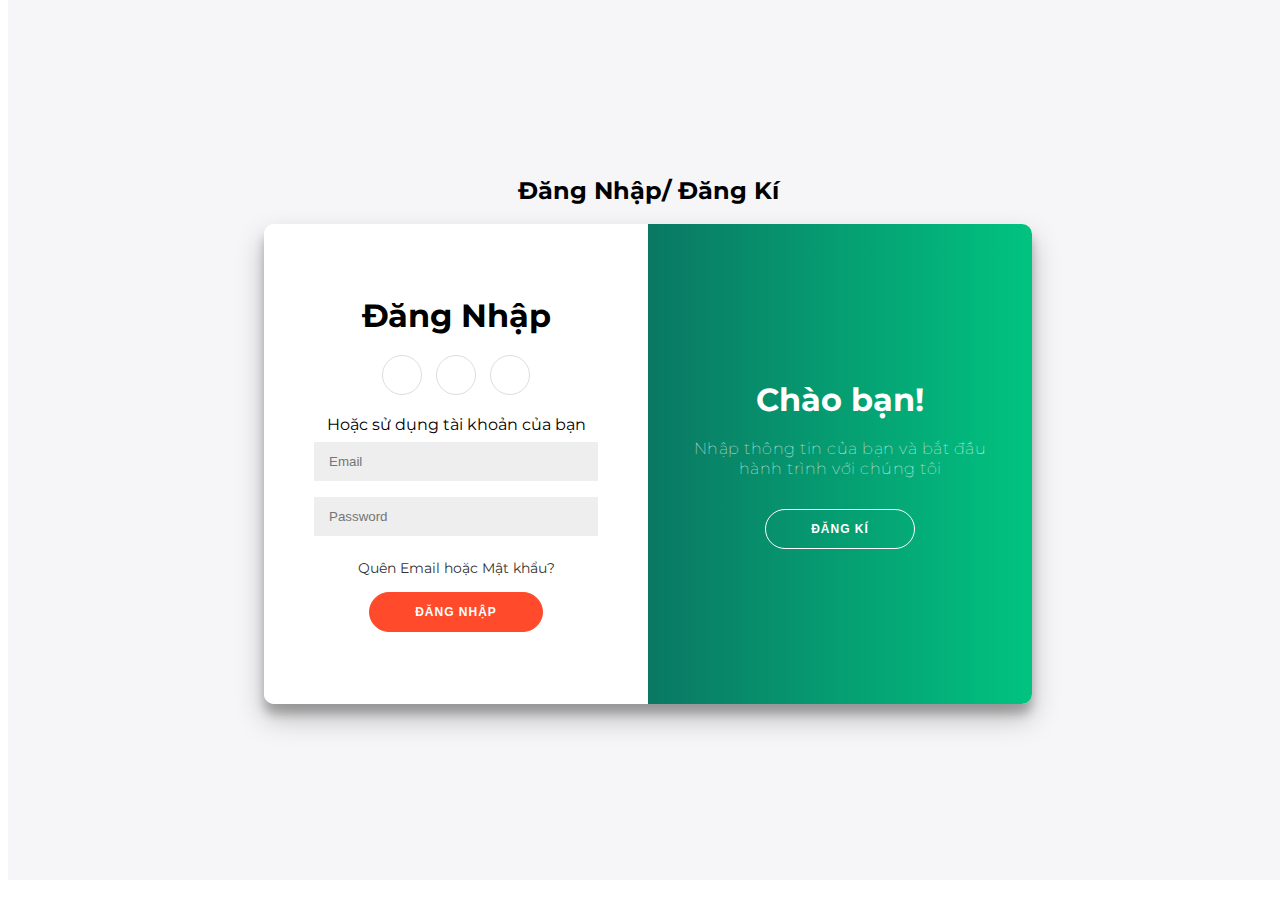
<file: login.html>
<!DOCTYPE html>
<html lang="en">
<head>
    <meta charset="UTF-8">
    <meta name="viewport" content="width=device-width, initial-scale=1.0">
    <title>Document</title>
</head>
<style>
    @import url('https://fonts.googleapis.com/css?family=Montserrat:400,800');

* {
    box-sizing: border-box;
}

body {
    /* background: #f6f5f7;
    display: flex;
    justify-content: center;
    align-items: center;
    flex-direction: column;
    font-family: 'Montserrat', sans-serif;
    height: 100vh;
    margin: -20px 0 50px; */
}
.login-out{
    width:100%;
    position: absolute;
    top: 0;
    background: #f6f5f7;
    display: flex;
    justify-content: center;
    align-items: center;
    flex-direction: column;
    font-family: 'Montserrat', sans-serif;
    height: 100vh;
    margin: -20px 0 50px;
}
.login-container h1 {
    font-weight: bold;
    margin: 0;
}

.login-container h2 {
    text-align: center;
}

.login-container p {
    font-size: 16px;
    font-weight: 100;
    line-height: 20px;
    letter-spacing: 0.5px;
    margin: 20px 0 30px;
}

.login-container span {
    font-size: 16px;
}

.login-container a {
    color: #333;
    font-size: 14px;
    text-decoration: none;
    margin: 15px 0;
}

.login-container button {
    border-radius: 20px;
    border: 1px solid #FF4B2B;
    background-color: #FF4B2B;
    color: #FFFFFF;
    font-size: 12px;
    font-weight: bold;
    padding: 12px 45px;
    letter-spacing: 1px;
    text-transform: uppercase;
    transition: transform 80ms ease-in;
}

.login-container button:active {
    transform: scale(0.95);
}

.login-container button:focus {
    outline: none;
}

.login-container button.ghost {
    background-color: transparent;
    border-color: #FFFFFF;
}

.login-container form {
    background-color: #FFFFFF;
    display: flex;
    align-items: center;
    justify-content: center;
    flex-direction: column;
    padding: 0 50px;
    height: 100%;
    text-align: center;
}

.login-container input {
    background-color: #eee;
    border: none;
    padding: 12px 15px;
    margin: 8px 0;
    width: 100%;
}

.login-container {
    background-color: #fff;
    border-radius: 10px;
    box-shadow: 0 14px 28px rgba(0, 0, 0, 0.25),
        0 10px 10px rgba(0, 0, 0, 0.22);
    position: relative;
    overflow: hidden;
    width: 768px;
    max-width: 100%;
    min-height: 480px;
}

.form-container {
    position: absolute;
    top: 0;
    height: 100%;
    transition: all 0.6s ease-in-out;
}

.sign-in-container {
    left: 0;
    width: 50%;
    z-index: 2;
}

.login-container.right-panel-active .sign-in-container {
    transform: translateX(100%);
}

.sign-up-container {
    left: 0;
    width: 50%;
    opacity: 0;
    z-index: 1;
}

.login-container.right-panel-active .sign-up-container {
    transform: translateX(100%);
    opacity: 1;
    z-index: 5;
    animation: show 0.6s;
}

@keyframes show {

    0%,
    49.99% {
        opacity: 0;
        z-index: 1;
    }

    50%,
    100% {
        opacity: 1;
        z-index: 5;
    }
}

.login-container .overlay-container {
    position: absolute;
    top: 0;
    left: 50%;
    width: 50%;
    height: 100%;
    overflow: hidden;
    transition: transform 0.6s ease-in-out;
    z-index: 100;
}

.login-container.right-panel-active .overlay-container {
    transform: translateX(-100%);
}

.login-container .overlay {
    background-image: linear-gradient(to bottom,#132D46, #01C380);
    background: #FF416C;
    background: -webkit-linear-gradient(to right, #132D46, #01C380);
    background: linear-gradient(to right,#132D46, #01C380);
    background-repeat: no-repeat;
    background-size: cover;
    background-position: 0 0;
    color: #FFFFFF;
    position: relative;
    left: -100%;
    height: 100%;
    width: 200%;
    transform: translateX(0);
    transition: transform 0.6s ease-in-out;
}

.login-container.right-panel-active .overlay {
    transform: translateX(50%);
}

.login-container .overlay-panel {
    position: absolute;
    display: flex;
    align-items: center;
    justify-content: center;
    flex-direction: column;
    padding: 0 40px;
    text-align: center;
    top: 0;
    height: 100%;
    width: 50%;
    transform: translateX(0);
    transition: transform 0.6s ease-in-out;
}

.login-container .overlay-left {
    transform: translateX(-20%);
}

.login-container.right-panel-active .overlay-left {
    transform: translateX(0);
}

.login-container .overlay-right {
    right: 0;
    transform: translateX(0);
}

.login-container.right-panel-active .overlay-right {
    transform: translateX(20%);
}

.login-container .social-container {
    margin: 20px 0;
}

.login-container .social-container a {
    border: 1px solid #DDDDDD;
    border-radius: 50%;
    display: inline-flex;
    justify-content: center;
    align-items: center;
    margin: 0 5px;
    height: 40px;
    width: 40px;
}

</style>
<body>
    <div class="login-out">
        <h2>Đăng Nhập/ Đăng Kí</h2>
        <div class="login-container" id="login-container">
            <div class="form-container sign-up-container">
                <form action="#">
                    <h1>Đăng Kí</h1>
                    <div class="social-container">
                        <a href="#" class="social"><i class="fab fa-facebook-f"></i></a>
                        <a href="#" class="social"><i class="fab fa-google-plus-g"></i></a>
                        <a href="#" class="social"><i class="fab fa-linkedin-in"></i></a>
                    </div>
                    <span>Sử dụng Email hoặc tên của bạn để đăng kí</span>
                    <input type="text" placeholder="Name" />
                    <input type="email" placeholder="Email" />
                    <input type="password" placeholder="Password" />
                    <button>Đăng Kí</button>
                </form>
            </div>
            <div class="form-container sign-in-container">
                <form action="#">
                    <h1>Đăng Nhập</h1>
                    <div class="social-container">
                        <a href="#" class="social"><i class="fab fa-facebook-f"></i></a>
                        <a href="#" class="social"><i class="fab fa-google-plus-g"></i></a>
                        <a href="#" class="social"><i class="fab fa-linkedin-in"></i></a>
                    </div>
                    <span>Hoặc sử dụng tài khoản của bạn</span>
                    <input type="email" placeholder="Email" />
                    <input type="password" placeholder="Password" />
                    <a href="#">Quên Email hoặc Mật khẩu?</a>
                    <button>Đăng Nhập</button>
                </form>
            </div>
            <div class="overlay-container">
                <div class="overlay">
                    <div class="overlay-panel overlay-left">
                        <h1>Chào mừng bạn đã trở lại!</h1>
                        <p>Để duy trì kết nối với chúng tôi vui lòng đăng nhập thông tin cá nhân của bạn</p>
                        <button class="ghost" id="signIn">Đăng Nhập</button>
                    </div>
                    <div class="overlay-panel overlay-right">
                        <h1>Chào bạn!</h1>
                        <p>Nhập thông tin của bạn và bắt đầu hành trình với chúng tôi</p>
                        <button class="ghost" id="signUp">Đăng kí</button>
                    </div>
                </div>
            </div>
        </div>
    </div>
    
</body>

<script>
    const signUpButton = document.getElementById('signUp');
    const signInButton = document.getElementById('signIn');
    const container = document.getElementById('login-container');

    signUpButton.addEventListener('click', () => {
        container.classList.add('right-panel-active');
    });

    signInButton.addEventListener('click', () => {
        container.classList.remove('right-panel-active');
    });
</script>
</html>
</file>
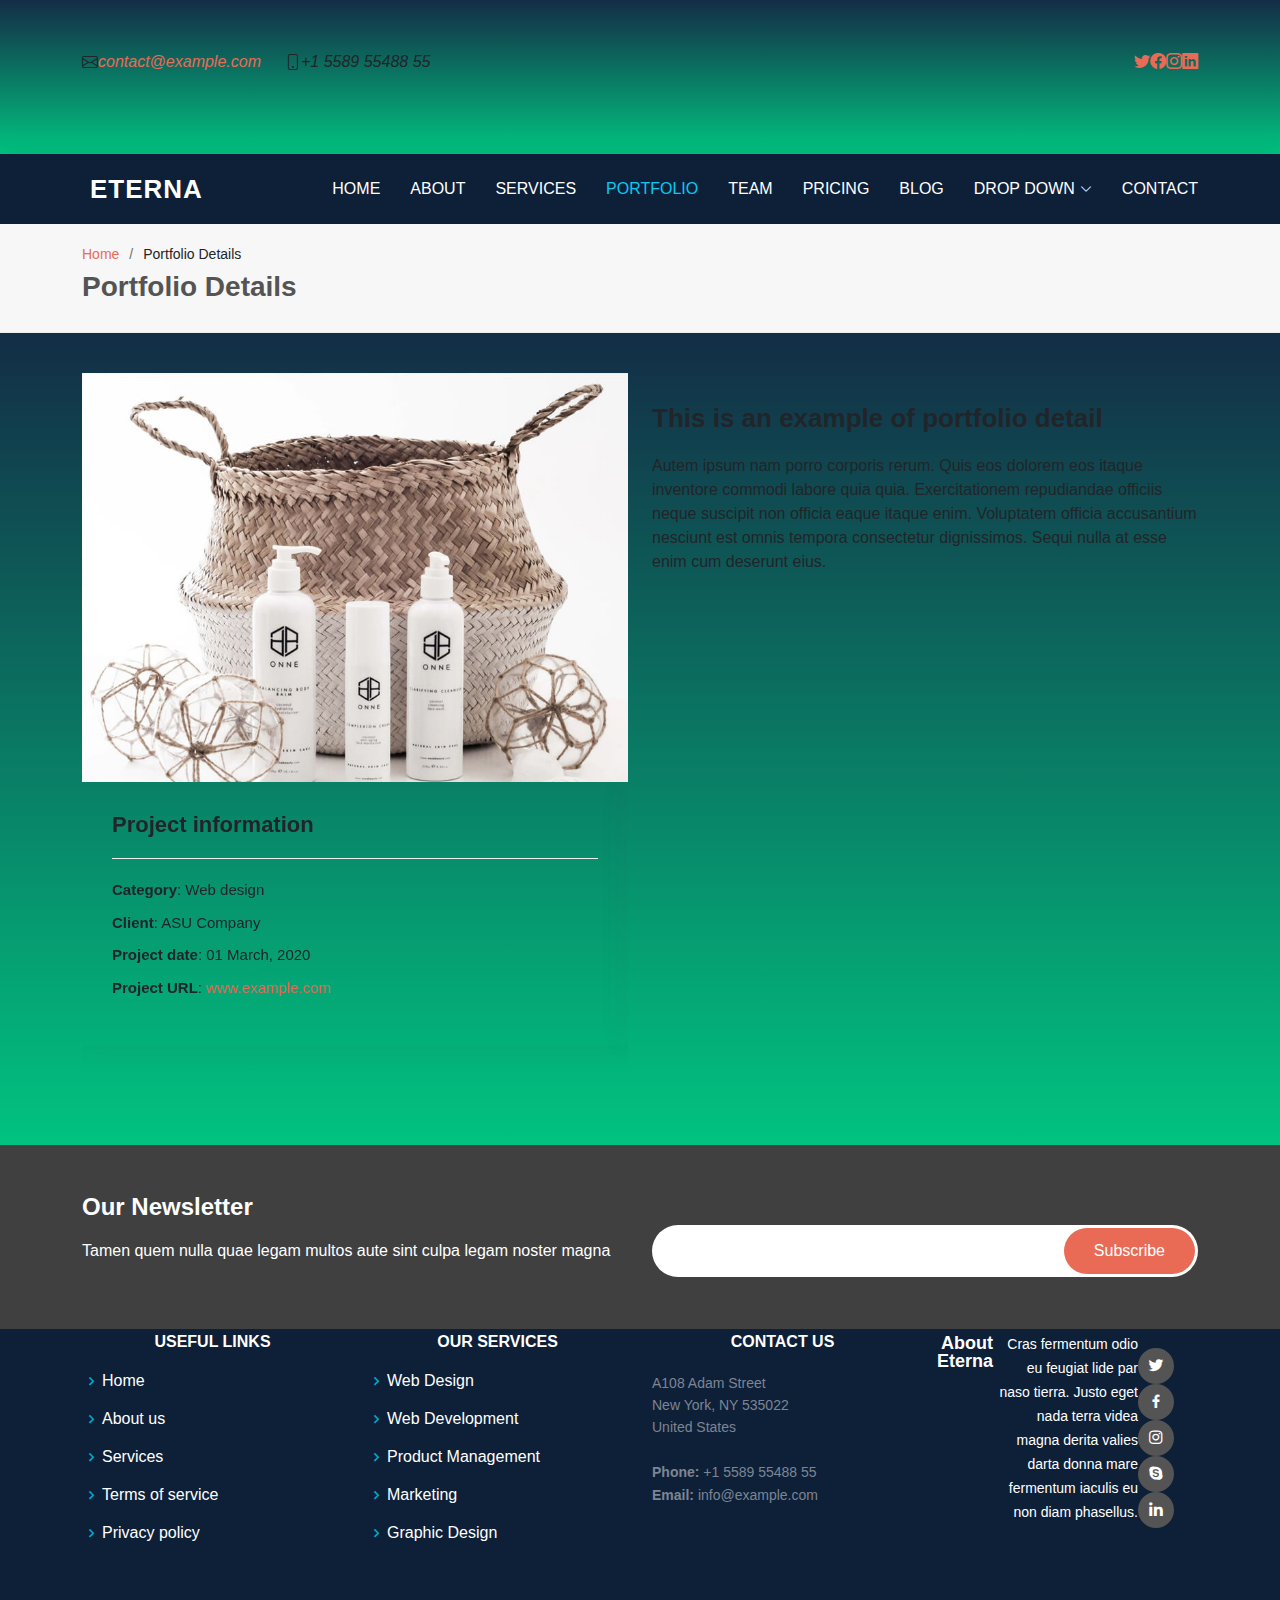
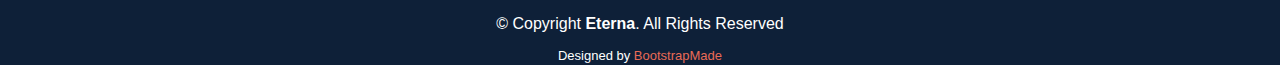
<file: portfolio-details.html>
<!DOCTYPE html>
<html lang="en">

<head>
  <meta charset="utf-8">
  <meta content="width=device-width, initial-scale=1.0" name="viewport">

  <title>Portfolio Details - Eterna Bootstrap Template</title>
  <meta content="" name="description">
  <meta content="" name="keywords">

  <!-- Favicons -->
  <link href="assets/img/favicon.png" rel="icon">
  <link href="assets/img/apple-touch-icon.png" rel="apple-touch-icon">

  <!-- Google Fonts -->
  <link href="https://fonts.googleapis.com/css?family=Open+Sans:300,300i,400,400i,600,600i,700,700i|Raleway:300,300i,400,400i,500,500i,600,600i,700,700i|Poppins:300,300i,400,400i,500,500i,600,600i,700,700i" rel="stylesheet">

  <!-- Vendor CSS Files -->
  <link href="assets/vendor/animate.css/animate.min.css" rel="stylesheet">
  <link href="assets/vendor/bootstrap/css/bootstrap.min.css" rel="stylesheet">
  <link href="assets/vendor/bootstrap-icons/bootstrap-icons.css" rel="stylesheet">
  <link href="assets/vendor/boxicons/css/boxicons.min.css" rel="stylesheet">
  <link href="assets/vendor/glightbox/css/glightbox.min.css" rel="stylesheet">
  <link href="assets/vendor/swiper/swiper-bundle.min.css" rel="stylesheet">

  <!-- Template Main CSS File -->
  <link href="assets/css/style.css" rel="stylesheet">

  <!-- =======================================================
  * Template Name: Eterna - v4.7.0
  * Template URL: https://bootstrapmade.com/eterna-free-multipurpose-bootstrap-template/
  * Author: BootstrapMade.com
  * License: https://bootstrapmade.com/license/
  ======================================================== -->
</head>

<body>

  <!-- ======= Top Bar ======= -->
  <section id="topbar" class="d-flex align-items-center">
    <div class="container d-flex justify-content-center justify-content-md-between">
      <div class="contact-info d-flex align-items-center">
        <i class="bi bi-envelope d-flex align-items-center"><a href="mailto:contact@example.com">contact@example.com</a></i>
        <i class="bi bi-phone d-flex align-items-center ms-4"><span>+1 5589 55488 55</span></i>
      </div>
      <div class="social-links d-none d-md-flex align-items-center">
        <a href="#" class="twitter"><i class="bi bi-twitter"></i></a>
        <a href="#" class="facebook"><i class="bi bi-facebook"></i></a>
        <a href="#" class="instagram"><i class="bi bi-instagram"></i></a>
        <a href="#" class="linkedin"><i class="bi bi-linkedin"></i></i></a>
      </div>
    </div>
  </section>

  <!-- ======= Header ======= -->
  <header id="header" class="d-flex align-items-center">
    <div class="container d-flex justify-content-between align-items-center">

      <div class="logo">
        <h1><a href="index.html">Eterna</a></h1>
        <!-- Uncomment below if you prefer to use an image logo -->
        <!-- <a href="index.html"><img src="assets/img/logo.png" alt="" class="img-fluid"></a>-->
      </div>

      <nav id="navbar" class="navbar">
        <ul>
          <li><a href="index.html">Home</a></li>
          <li><a href="about.html">About</a></li>
          <li><a href="services.html">Services</a></li>
          <li><a class="active" href="portfolio.html">Portfolio</a></li>
          <li><a href="team.html">Team</a></li>
          <li><a href="pricing.html">Pricing</a></li>
          <li><a href="blog.html">Blog</a></li>
          <li class="dropdown"><a href="#"><span>Drop Down</span> <i class="bi bi-chevron-down"></i></a>
            <ul>
              <li><a href="#">Drop Down 1</a></li>
              <li class="dropdown"><a href="#"><span>Deep Drop Down</span> <i class="bi bi-chevron-right"></i></a>
                <ul>
                  <li><a href="#">Deep Drop Down 1</a></li>
                  <li><a href="#">Deep Drop Down 2</a></li>
                  <li><a href="#">Deep Drop Down 3</a></li>
                  <li><a href="#">Deep Drop Down 4</a></li>
                  <li><a href="#">Deep Drop Down 5</a></li>
                </ul>
              </li>
              <li><a href="#">Drop Down 2</a></li>
              <li><a href="#">Drop Down 3</a></li>
              <li><a href="#">Drop Down 4</a></li>
            </ul>
          </li>
          <li><a href="contact.html">Contact</a></li>
        </ul>
        <i class="bi bi-list mobile-nav-toggle"></i>
      </nav><!-- .navbar -->

    </div>
  </header><!-- End Header -->

  <main id="main">

    <!-- ======= Breadcrumbs ======= -->
    <section id="breadcrumbs" class="breadcrumbs">
      <div class="container">

        <ol>
          <li><a href="index.html">Home</a></li>
          <li>Portfolio Details</li>
        </ol>
        <h2>Portfolio Details</h2>

      </div>
    </section><!-- End Breadcrumbs -->

    <!-- ======= Portfolio Details Section ======= -->
    <section id="portfolio-details" class="portfolio-details">
      <div class="container">

        <div class="row gy-4">

          <div class="col-lg-6">
            <div class="portfolio-details-slider swiper">
              <div class="swiper-wrapper align-items-center">

                <div class="swiper-slide">
                  
                  <img src="assets/img/portfolio/portfolio-1.jpg" alt="">
                  <div class="portfolio-info">
                    <h3>Project information</h3>
                    <ul>
                      <li><strong>Category</strong>: Web design</li>
                      <li><strong>Client</strong>: ASU Company</li>
                      <li><strong>Project date</strong>: 01 March, 2020</li>
                      <li><strong>Project URL</strong>: <a href="#">www.example.com</a></li>
                    </ul>
                  </div>
                </div>

                <div class="swiper-slide">
                  
                  <img src="assets/img/portfolio/portfolio-2.jpg" alt="">
                  <div class="portfolio-info">
                    <h3>Project information</h3>
                    <ul>
                      <li><strong>Category</strong>: Web design</li>
                      <li><strong>Client</strong>: ASU Company</li>
                      <li><strong>Project date</strong>: 01 March, 2020</li>
                      <li><strong>Project URL</strong>: <a href="#">www.example.com</a></li>
                    </ul>
                  </div>
                </div>

                <div class="swiper-slide">
                  
                  <img src="assets/img/portfolio/portfolio-3.jpg" alt="">
                  <div class="portfolio-info">
                    <h3>Project information</h3>
                    <ul>
                      <li><strong>Category</strong>: Web design</li>
                      <li><strong>Client</strong>: ASU Company</li>
                      <li><strong>Project date</strong>: 01 March, 2020</li>
                      <li><strong>Project URL</strong>: <a href="#">www.example.com</a></li>
                    </ul>
                  </div>
                </div>

              </div>
              <div class="swiper-pagination"></div>
            </div>
          </div>

          <div class="col-lg-6">
            
            <div class="portfolio-description">
              <h2>This is an example of portfolio detail</h2>
              <p>
                Autem ipsum nam porro corporis rerum. Quis eos dolorem eos itaque inventore commodi labore quia quia. Exercitationem repudiandae officiis neque suscipit non officia eaque itaque enim. Voluptatem officia accusantium nesciunt est omnis tempora consectetur dignissimos. Sequi nulla at esse enim cum deserunt eius.
              </p>
            </div>
          </div>

        </div>

      </div>
    </section><!-- End Portfolio Details Section -->

  </main><!-- End #main -->

  <!-- ======= Footer ======= -->
  <footer id="footer">

    <div class="footer-newsletter">
      <div class="container">
        <div class="row">
          <div class="col-lg-6">
            <h4>Our Newsletter</h4>
            <p>Tamen quem nulla quae legam multos aute sint culpa legam noster magna</p>
          </div>
          <div class="col-lg-6">
            <form action="" method="post">
              <input type="email" name="email"><input type="submit" value="Subscribe">
            </form>
          </div>
        </div>
      </div>
    </div>

    <div class="footer-top">
      <div class="container">
        <div class="row">

          <div class="col-lg-3 col-md-6 footer-links">
            <h4>Useful Links</h4>
            <ul>
              <li><i class="bx bx-chevron-right"></i> <a href="#">Home</a></li>
              <li><i class="bx bx-chevron-right"></i> <a href="#">About us</a></li>
              <li><i class="bx bx-chevron-right"></i> <a href="#">Services</a></li>
              <li><i class="bx bx-chevron-right"></i> <a href="#">Terms of service</a></li>
              <li><i class="bx bx-chevron-right"></i> <a href="#">Privacy policy</a></li>
            </ul>
          </div>

          <div class="col-lg-3 col-md-6 footer-links">
            <h4>Our Services</h4>
            <ul>
              <li><i class="bx bx-chevron-right"></i> <a href="#">Web Design</a></li>
              <li><i class="bx bx-chevron-right"></i> <a href="#">Web Development</a></li>
              <li><i class="bx bx-chevron-right"></i> <a href="#">Product Management</a></li>
              <li><i class="bx bx-chevron-right"></i> <a href="#">Marketing</a></li>
              <li><i class="bx bx-chevron-right"></i> <a href="#">Graphic Design</a></li>
            </ul>
          </div>

          <div class="col-lg-3 col-md-6 footer-contact">
            <h4>Contact Us</h4>
            <p>
              A108 Adam Street <br>
              New York, NY 535022<br>
              United States <br><br>
              <strong>Phone:</strong> +1 5589 55488 55<br>
              <strong>Email:</strong> info@example.com<br>
            </p>

          </div>

          <div class="col-lg-3 col-md-6 footer-info">
            <h3>About Eterna</h3>
            <p>Cras fermentum odio eu feugiat lide par naso tierra. Justo eget nada terra videa magna derita valies darta donna mare fermentum iaculis eu non diam phasellus.</p>
            <div class="social-links mt-3">
              <a href="#" class="twitter"><i class="bx bxl-twitter"></i></a>
              <a href="#" class="facebook"><i class="bx bxl-facebook"></i></a>
              <a href="#" class="instagram"><i class="bx bxl-instagram"></i></a>
              <a href="#" class="google-plus"><i class="bx bxl-skype"></i></a>
              <a href="#" class="linkedin"><i class="bx bxl-linkedin"></i></a>
            </div>
          </div>

        </div>
      </div>
    </div>

    <div class="container">
      <div class="copyright">
        &copy; Copyright <strong><span>Eterna</span></strong>. All Rights Reserved
      </div>
      <div class="credits">
        <!-- All the links in the footer should remain intact. -->
        <!-- You can delete the links only if you purchased the pro version. -->
        <!-- Licensing information: https://bootstrapmade.com/license/ -->
        <!-- Purchase the pro version with working PHP/AJAX contact form: https://bootstrapmade.com/eterna-free-multipurpose-bootstrap-template/ -->
        Designed by <a href="https://bootstrapmade.com/">BootstrapMade</a>
      </div>
    </div>
  </footer><!-- End Footer -->

  <a href="#" class="back-to-top d-flex align-items-center justify-content-center"><i class="bi bi-arrow-up-short"></i></a>

  <!-- Vendor JS Files -->
  <script src="assets/vendor/purecounter/purecounter.js"></script>
  <script src="assets/vendor/bootstrap/js/bootstrap.bundle.min.js"></script>
  <script src="assets/vendor/glightbox/js/glightbox.min.js"></script>
  <script src="assets/vendor/isotope-layout/isotope.pkgd.min.js"></script>
  <script src="assets/vendor/swiper/swiper-bundle.min.js"></script>
  <script src="assets/vendor/waypoints/noframework.waypoints.js"></script>
  <script src="assets/vendor/php-email-form/validate.js"></script>

  <!-- Template Main JS File -->
  <script src="assets/js/main.js"></script>

</body>

</html>
</file>
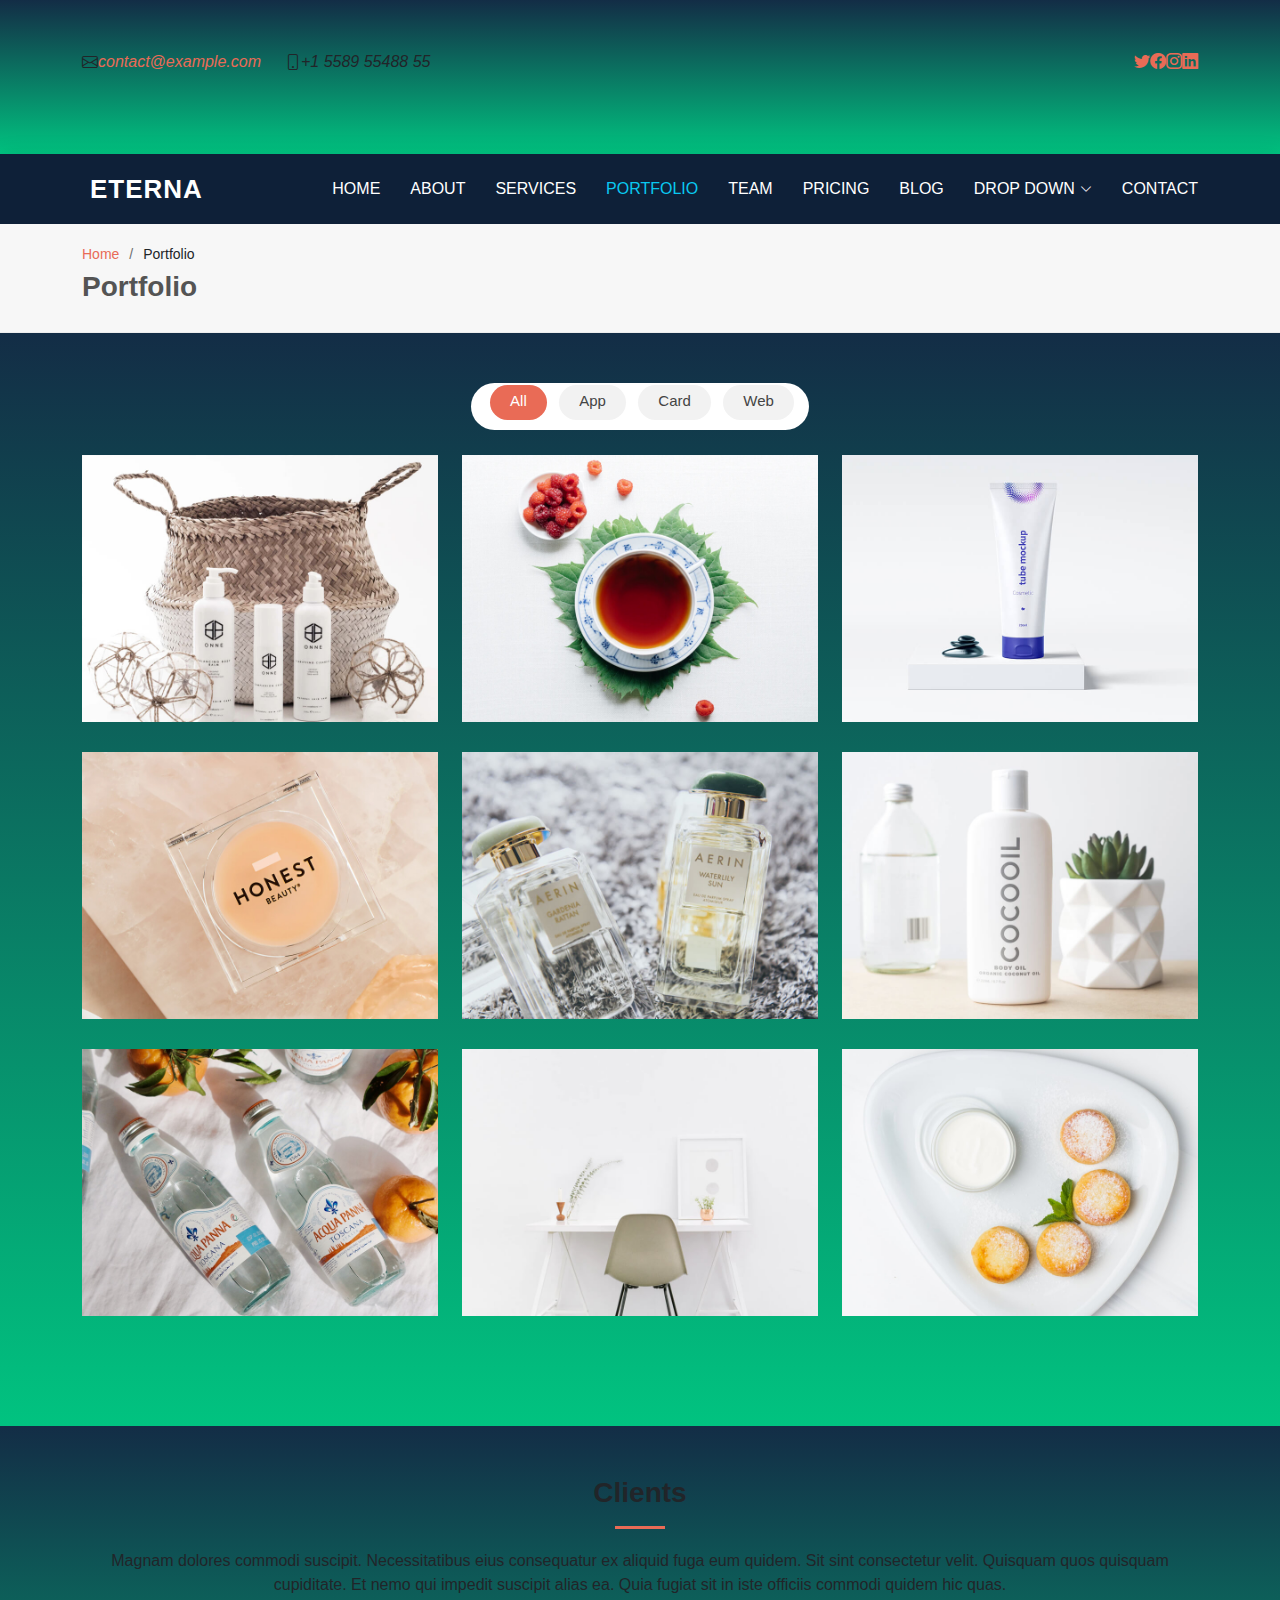
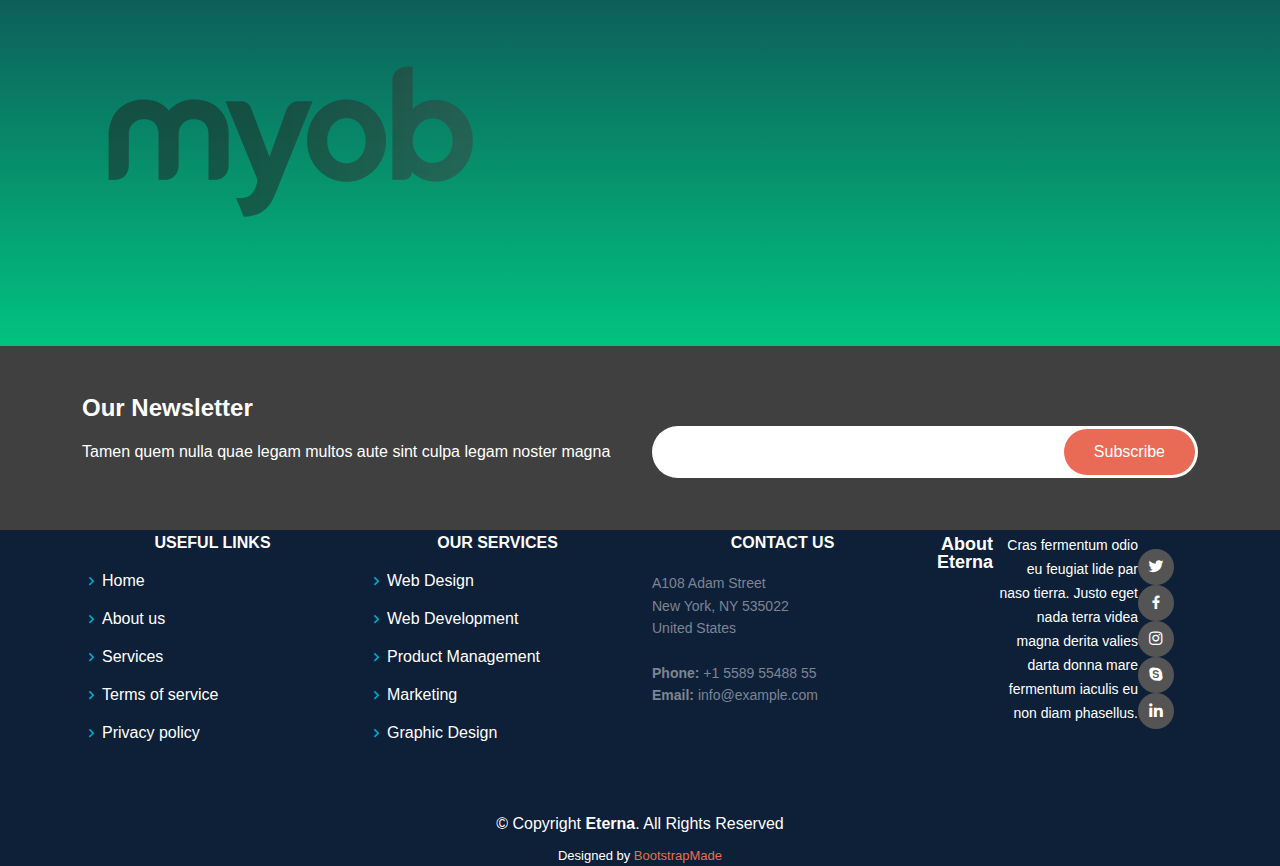
<file: portfolio.html>
<!DOCTYPE html>
<html lang="en">

<head>
  <meta charset="utf-8">
  <meta content="width=device-width, initial-scale=1.0" name="viewport">

  <title>Portfolio - Eterna Bootstrap Template</title>
  <meta content="" name="description">
  <meta content="" name="keywords">

  <!-- Favicons -->
  <link href="assets/img/favicon.png" rel="icon">
  <link href="assets/img/apple-touch-icon.png" rel="apple-touch-icon">

  <!-- Google Fonts -->
  <link href="https://fonts.googleapis.com/css?family=Open+Sans:300,300i,400,400i,600,600i,700,700i|Raleway:300,300i,400,400i,500,500i,600,600i,700,700i|Poppins:300,300i,400,400i,500,500i,600,600i,700,700i" rel="stylesheet">

  <!-- Vendor CSS Files -->
  <link href="assets/vendor/animate.css/animate.min.css" rel="stylesheet">
  <link href="assets/vendor/bootstrap/css/bootstrap.min.css" rel="stylesheet">
  <link href="assets/vendor/bootstrap-icons/bootstrap-icons.css" rel="stylesheet">
  <link href="assets/vendor/boxicons/css/boxicons.min.css" rel="stylesheet">
  <link href="assets/vendor/glightbox/css/glightbox.min.css" rel="stylesheet">
  <link href="assets/vendor/swiper/swiper-bundle.min.css" rel="stylesheet">

  <!-- Template Main CSS File -->
  <link href="assets/css/style.css" rel="stylesheet">

  <!-- =======================================================
  * Template Name: Eterna - v4.7.0
  * Template URL: https://bootstrapmade.com/eterna-free-multipurpose-bootstrap-template/
  * Author: BootstrapMade.com
  * License: https://bootstrapmade.com/license/
  ======================================================== -->
</head>

<body>

  <!-- ======= Top Bar ======= -->
  <section id="topbar" class="d-flex align-items-center">
    <div class="container d-flex justify-content-center justify-content-md-between">
      <div class="contact-info d-flex align-items-center">
        <i class="bi bi-envelope d-flex align-items-center"><a href="mailto:contact@example.com">contact@example.com</a></i>
        <i class="bi bi-phone d-flex align-items-center ms-4"><span>+1 5589 55488 55</span></i>
      </div>
      <div class="social-links d-none d-md-flex align-items-center">
        <a href="#" class="twitter"><i class="bi bi-twitter"></i></a>
        <a href="#" class="facebook"><i class="bi bi-facebook"></i></a>
        <a href="#" class="instagram"><i class="bi bi-instagram"></i></a>
        <a href="#" class="linkedin"><i class="bi bi-linkedin"></i></i></a>
      </div>
    </div>
  </section>

  <!-- ======= Header ======= -->
  <header id="header" class="d-flex align-items-center">
    <div class="container d-flex justify-content-between align-items-center">

      <div class="logo">
        <h1><a href="index.html">Eterna</a></h1>
        <!-- Uncomment below if you prefer to use an image logo -->
        <!-- <a href="index.html"><img src="assets/img/logo.png" alt="" class="img-fluid"></a>-->
      </div>

      <nav id="navbar" class="navbar">
        <ul>
          <li><a href="index.html">Home</a></li>
          <li><a href="about.html">About</a></li>
          <li><a href="services.html">Services</a></li>
          <li><a class="active" href="portfolio.html">Portfolio</a></li>
          <li><a href="team.html">Team</a></li>
          <li><a href="pricing.html">Pricing</a></li>
          <li><a href="blog.html">Blog</a></li>
          <li class="dropdown"><a href="#"><span>Drop Down</span> <i class="bi bi-chevron-down"></i></a>
            <ul>
              <li><a href="#">Drop Down 1</a></li>
              <li class="dropdown"><a href="#"><span>Deep Drop Down</span> <i class="bi bi-chevron-right"></i></a>
                <ul>
                  <li><a href="#">Deep Drop Down 1</a></li>
                  <li><a href="#">Deep Drop Down 2</a></li>
                  <li><a href="#">Deep Drop Down 3</a></li>
                  <li><a href="#">Deep Drop Down 4</a></li>
                  <li><a href="#">Deep Drop Down 5</a></li>
                </ul>
              </li>
              <li><a href="#">Drop Down 2</a></li>
              <li><a href="#">Drop Down 3</a></li>
              <li><a href="#">Drop Down 4</a></li>
            </ul>
          </li>
          <li><a href="contact.html">Contact</a></li>
        </ul>
        <i class="bi bi-list mobile-nav-toggle"></i>
      </nav><!-- .navbar -->

    </div>
  </header><!-- End Header -->

  <main id="main">

    <!-- ======= Breadcrumbs ======= -->
    <section id="breadcrumbs" class="breadcrumbs">
      <div class="container">

        <ol>
          <li><a href="index.html">Home</a></li>
          <li>Portfolio</li>
        </ol>
        <h2>Portfolio</h2>

      </div>
    </section><!-- End Breadcrumbs -->

    <!-- ======= Portfolio Section ======= -->
    <section id="portfolio" class="portfolio">
      <div class="container">

        <div class="row">
          <div class="col-lg-12 d-flex justify-content-center">
            <ul id="portfolio-flters">
              <li data-filter="*" class="filter-active">All</li>
              <li data-filter=".filter-app">App</li>
              <li data-filter=".filter-card">Card</li>
              <li data-filter=".filter-web">Web</li>
            </ul>
          </div>
        </div>

        <div class="row portfolio-container">

          <div class="col-lg-4 col-md-6 portfolio-item filter-app">
            <div class="portfolio-wrap">
              <img src="assets/img/portfolio/portfolio-1.jpg" class="img-fluid" alt="">
              <div class="portfolio-info">
                <h4>App 1</h4>
                <p>App</p>
                <div class="portfolio-links">
                  <a href="assets/img/portfolio/portfolio-1.jpg" data-gallery="portfolioGallery" class="portfolio-lightbox" title="App 1"><i class="bx bx-plus"></i></a>
                  <a href="portfolio-details.html" title="More Details"><i class="bx bx-link"></i></a>
                </div>
              </div>
            </div>
          </div>

          <div class="col-lg-4 col-md-6 portfolio-item filter-web">
            <div class="portfolio-wrap">
              <img src="assets/img/portfolio/portfolio-2.jpg" class="img-fluid" alt="">
              <div class="portfolio-info">
                <h4>Web 3</h4>
                <p>Web</p>
                <div class="portfolio-links">
                  <a href="assets/img/portfolio/portfolio-2.jpg" data-gallery="portfolioGallery" class="portfolio-lightbox" title="Web 3"><i class="bx bx-plus"></i></a>
                  <a href="portfolio-details.html" title="More Details"><i class="bx bx-link"></i></a>
                </div>
              </div>
            </div>
          </div>

          <div class="col-lg-4 col-md-6 portfolio-item filter-app">
            <div class="portfolio-wrap">
              <img src="assets/img/portfolio/portfolio-3.jpg" class="img-fluid" alt="">
              <div class="portfolio-info">
                <h4>App 2</h4>
                <p>App</p>
                <div class="portfolio-links">
                  <a href="assets/img/portfolio/portfolio-3.jpg" data-gallery="portfolioGallery" class="portfolio-lightbox" title="App 2"><i class="bx bx-plus"></i></a>
                  <a href="portfolio-details.html" title="More Details"><i class="bx bx-link"></i></a>
                </div>
              </div>
            </div>
          </div>

          <div class="col-lg-4 col-md-6 portfolio-item filter-card">
            <div class="portfolio-wrap">
              <img src="assets/img/portfolio/portfolio-4.jpg" class="img-fluid" alt="">
              <div class="portfolio-info">
                <h4>Card 2</h4>
                <p>Card</p>
                <div class="portfolio-links">
                  <a href="assets/img/portfolio/portfolio-4.jpg" data-gallery="portfolioGallery" class="portfolio-lightbox" title="Card 2"><i class="bx bx-plus"></i></a>
                  <a href="portfolio-details.html" title="More Details"><i class="bx bx-link"></i></a>
                </div>
              </div>
            </div>
          </div>

          <div class="col-lg-4 col-md-6 portfolio-item filter-web">
            <div class="portfolio-wrap">
              <img src="assets/img/portfolio/portfolio-5.jpg" class="img-fluid" alt="">
              <div class="portfolio-info">
                <h4>Web 2</h4>
                <p>Web</p>
                <div class="portfolio-links">
                  <a href="assets/img/portfolio/portfolio-5.jpg" data-gallery="portfolioGallery" class="portfolio-lightbox" title="Web 2"><i class="bx bx-plus"></i></a>
                  <a href="portfolio-details.html" title="More Details"><i class="bx bx-link"></i></a>
                </div>
              </div>
            </div>
          </div>

          <div class="col-lg-4 col-md-6 portfolio-item filter-app">
            <div class="portfolio-wrap">
              <img src="assets/img/portfolio/portfolio-6.jpg" class="img-fluid" alt="">
              <div class="portfolio-info">
                <h4>App 3</h4>
                <p>App</p>
                <div class="portfolio-links">
                  <a href="assets/img/portfolio/portfolio-6.jpg" data-gallery="portfolioGallery" class="portfolio-lightbox" title="App 3"><i class="bx bx-plus"></i></a>
                  <a href="portfolio-details.html" title="More Details"><i class="bx bx-link"></i></a>
                </div>
              </div>
            </div>
          </div>

          <div class="col-lg-4 col-md-6 portfolio-item filter-card">
            <div class="portfolio-wrap">
              <img src="assets/img/portfolio/portfolio-7.jpg" class="img-fluid" alt="">
              <div class="portfolio-info">
                <h4>Card 1</h4>
                <p>Card</p>
                <div class="portfolio-links">
                  <a href="assets/img/portfolio/portfolio-7.jpg" data-gallery="portfolioGallery" class="portfolio-lightbox" title="Card 1"><i class="bx bx-plus"></i></a>
                  <a href="portfolio-details.html" title="More Details"><i class="bx bx-link"></i></a>
                </div>
              </div>
            </div>
          </div>

          <div class="col-lg-4 col-md-6 portfolio-item filter-card">
            <div class="portfolio-wrap">
              <img src="assets/img/portfolio/portfolio-8.jpg" class="img-fluid" alt="">
              <div class="portfolio-info">
                <h4>Card 3</h4>
                <p>Card</p>
                <div class="portfolio-links">
                  <a href="assets/img/portfolio/portfolio-8.jpg" data-gallery="portfolioGallery" class="portfolio-lightbox" title="Card 3"><i class="bx bx-plus"></i></a>
                  <a href="portfolio-details.html" title="More Details"><i class="bx bx-link"></i></a>
                </div>
              </div>
            </div>
          </div>

          <div class="col-lg-4 col-md-6 portfolio-item filter-web">
            <div class="portfolio-wrap">
              <img src="assets/img/portfolio/portfolio-9.jpg" class="img-fluid" alt="">
              <div class="portfolio-info">
                <h4>Web 3</h4>
                <p>Web</p>
                <div class="portfolio-links">
                  <a href="assets/img/portfolio/portfolio-9.jpg" data-gallery="portfolioGallery" class="portfolio-lightbox" title="Web 3"><i class="bx bx-plus"></i></a>
                  <a href="portfolio-details.html" title="More Details"><i class="bx bx-link"></i></a>
                </div>
              </div>
            </div>
          </div>

        </div>

      </div>
    </section><!-- End Portfolio Section -->

    <!-- ======= Clients Section ======= -->
    <section id="clients" class="clients">
      <div class="container">

        <div class="section-title">
          <h2>Clients</h2>
          <p>Magnam dolores commodi suscipit. Necessitatibus eius consequatur ex aliquid fuga eum quidem. Sit sint consectetur velit. Quisquam quos quisquam cupiditate. Et nemo qui impedit suscipit alias ea. Quia fugiat sit in iste officiis commodi quidem hic quas.</p>
        </div>

        <div class="clients-slider swiper">
          <div class="swiper-wrapper align-items-center">
            <div class="swiper-slide"><img src="assets/img/clients/client-1.png" class="img-fluid" alt=""></div>
            <div class="swiper-slide"><img src="assets/img/clients/client-2.png" class="img-fluid" alt=""></div>
            <div class="swiper-slide"><img src="assets/img/clients/client-3.png" class="img-fluid" alt=""></div>
            <div class="swiper-slide"><img src="assets/img/clients/client-4.png" class="img-fluid" alt=""></div>
            <div class="swiper-slide"><img src="assets/img/clients/client-5.png" class="img-fluid" alt=""></div>
            <div class="swiper-slide"><img src="assets/img/clients/client-6.png" class="img-fluid" alt=""></div>
            <div class="swiper-slide"><img src="assets/img/clients/client-7.png" class="img-fluid" alt=""></div>
            <div class="swiper-slide"><img src="assets/img/clients/client-8.png" class="img-fluid" alt=""></div>
          </div>
          <div class="swiper-pagination"></div>
        </div>

      </div>
    </section><!-- End Clients Section -->

  </main><!-- End #main -->

  <!-- ======= Footer ======= -->
  <footer id="footer">

    <div class="footer-newsletter">
      <div class="container">
        <div class="row">
          <div class="col-lg-6">
            <h4>Our Newsletter</h4>
            <p>Tamen quem nulla quae legam multos aute sint culpa legam noster magna</p>
          </div>
          <div class="col-lg-6">
            <form action="" method="post">
              <input type="email" name="email"><input type="submit" value="Subscribe">
            </form>
          </div>
        </div>
      </div>
    </div>

    <div class="footer-top">
      <div class="container">
        <div class="row">

          <div class="col-lg-3 col-md-6 footer-links">
            <h4>Useful Links</h4>
            <ul>
              <li><i class="bx bx-chevron-right"></i> <a href="#">Home</a></li>
              <li><i class="bx bx-chevron-right"></i> <a href="#">About us</a></li>
              <li><i class="bx bx-chevron-right"></i> <a href="#">Services</a></li>
              <li><i class="bx bx-chevron-right"></i> <a href="#">Terms of service</a></li>
              <li><i class="bx bx-chevron-right"></i> <a href="#">Privacy policy</a></li>
            </ul>
          </div>

          <div class="col-lg-3 col-md-6 footer-links">
            <h4>Our Services</h4>
            <ul>
              <li><i class="bx bx-chevron-right"></i> <a href="#">Web Design</a></li>
              <li><i class="bx bx-chevron-right"></i> <a href="#">Web Development</a></li>
              <li><i class="bx bx-chevron-right"></i> <a href="#">Product Management</a></li>
              <li><i class="bx bx-chevron-right"></i> <a href="#">Marketing</a></li>
              <li><i class="bx bx-chevron-right"></i> <a href="#">Graphic Design</a></li>
            </ul>
          </div>

          <div class="col-lg-3 col-md-6 footer-contact">
            <h4>Contact Us</h4>
            <p>
              A108 Adam Street <br>
              New York, NY 535022<br>
              United States <br><br>
              <strong>Phone:</strong> +1 5589 55488 55<br>
              <strong>Email:</strong> info@example.com<br>
            </p>

          </div>

          <div class="col-lg-3 col-md-6 footer-info">
            <h3>About Eterna</h3>
            <p>Cras fermentum odio eu feugiat lide par naso tierra. Justo eget nada terra videa magna derita valies darta donna mare fermentum iaculis eu non diam phasellus.</p>
            <div class="social-links mt-3">
              <a href="#" class="twitter"><i class="bx bxl-twitter"></i></a>
              <a href="#" class="facebook"><i class="bx bxl-facebook"></i></a>
              <a href="#" class="instagram"><i class="bx bxl-instagram"></i></a>
              <a href="#" class="google-plus"><i class="bx bxl-skype"></i></a>
              <a href="#" class="linkedin"><i class="bx bxl-linkedin"></i></a>
            </div>
          </div>

        </div>
      </div>
    </div>

    <div class="container">
      <div class="copyright">
        &copy; Copyright <strong><span>Eterna</span></strong>. All Rights Reserved
      </div>
      <div class="credits">
        <!-- All the links in the footer should remain intact. -->
        <!-- You can delete the links only if you purchased the pro version. -->
        <!-- Licensing information: https://bootstrapmade.com/license/ -->
        <!-- Purchase the pro version with working PHP/AJAX contact form: https://bootstrapmade.com/eterna-free-multipurpose-bootstrap-template/ -->
        Designed by <a href="https://bootstrapmade.com/">BootstrapMade</a>
      </div>
    </div>
  </footer><!-- End Footer -->

  <a href="#" class="back-to-top d-flex align-items-center justify-content-center"><i class="bi bi-arrow-up-short"></i></a>

  <!-- Vendor JS Files -->
  <script src="assets/vendor/purecounter/purecounter.js"></script>
  <script src="assets/vendor/bootstrap/js/bootstrap.bundle.min.js"></script>
  <script src="assets/vendor/glightbox/js/glightbox.min.js"></script>
  <script src="assets/vendor/isotope-layout/isotope.pkgd.min.js"></script>
  <script src="assets/vendor/swiper/swiper-bundle.min.js"></script>
  <script src="assets/vendor/waypoints/noframework.waypoints.js"></script>
  <script src="assets/vendor/php-email-form/validate.js"></script>

  <!-- Template Main JS File -->
  <script src="assets/js/main.js"></script>

</body>

</html>
</file>
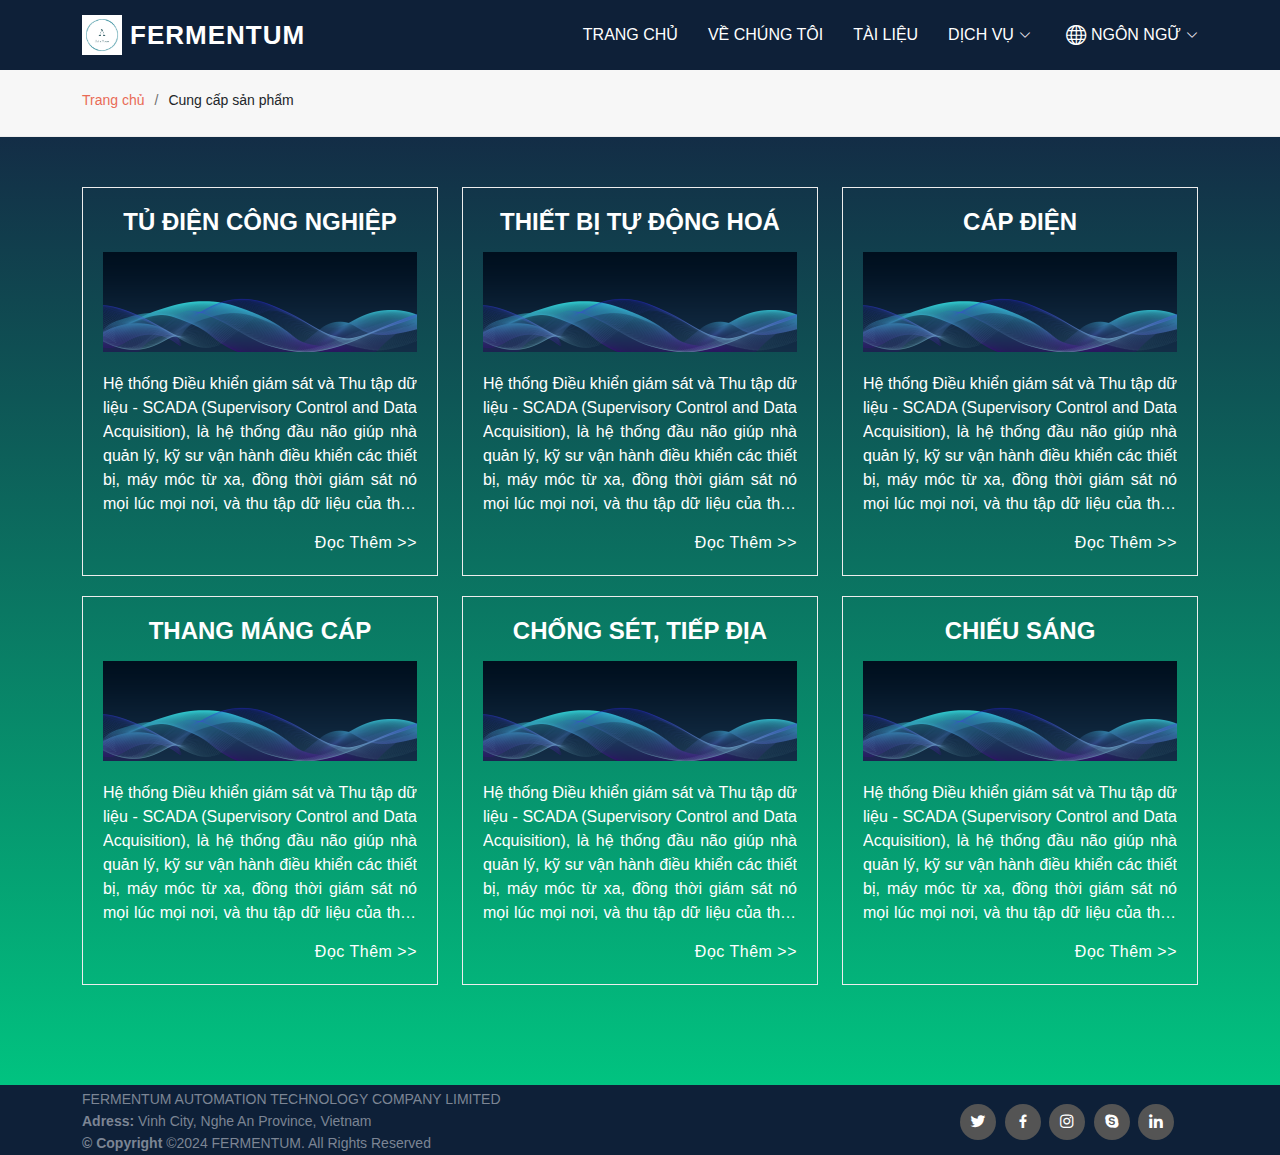
<file: provide-products.html>
<!DOCTYPE html>
<html lang="en">

<head>
  <meta charset="utf-8">
  <meta content="width=device-width, initial-scale=1.0" name="viewport">

  <title>cung cấp giải sản phẩm</title>
  <meta content="" name="description">
  <meta content="" name="keywords">

  <!-- Favicons -->
  <link href="assets/img/favicon.png" rel="icon">
  <link href="assets/img/apple-touch-icon.png" rel="apple-touch-icon">

  <!-- Google Fonts -->
  <link href="https://fonts.googleapis.com/css?family=Open+Sans:300,300i,400,400i,600,600i,700,700i|Raleway:300,300i,400,400i,500,500i,600,600i,700,700i|Poppins:300,300i,400,400i,500,500i,600,600i,700,700i" rel="stylesheet">

  <!-- Vendor CSS Files -->
  <link href="assets/vendor/animate.css/animate.min.css" rel="stylesheet">
  <link href="assets/vendor/bootstrap/css/bootstrap.min.css" rel="stylesheet">
  <link href="assets/vendor/bootstrap-icons/bootstrap-icons.css" rel="stylesheet">
  <link href="assets/vendor/boxicons/css/boxicons.min.css" rel="stylesheet">
  <link href="assets/vendor/glightbox/css/glightbox.min.css" rel="stylesheet">
  <link href="assets/vendor/swiper/swiper-bundle.min.css" rel="stylesheet">

  <!-- Template Main CSS File -->
  <link href="assets/css/style.css" rel="stylesheet">

  <!-- =======================================================
  * Template Name: Eterna - v4.7.0
  * Template URL: https://bootstrapmade.com/eterna-free-multipurpose-bootstrap-template/
  * Author: BootstrapMade.com
  * License: https://bootstrapmade.com/license/
  ======================================================== -->
</head>

<body>


  <!-- ======= Header ======= -->
  <header id="header" class="d-flex align-items-center">
    <div class="container d-flex justify-content-between align-items-center">

      <div class="logo">
        <h1><a href="index.html">FERMENTUM</a></h1>
        <!-- Uncomment below if you prefer to use an image logo -->
        <a href="index.html"><img src="assets/img/My logo.png" alt="" class="img-fluid"></a>
      </div>

      <nav id="navbar" class="navbar">
        <ul>
          <li><a class="" href="index.html">Trang Chủ</a></li>
          <li><a href="about.html">Về Chúng Tôi</a></li>
          <li><a href="#">Tài Liệu</a></li>
          <li class="dropdown" id="dropdown-parent">
            <a href="#" id="dropdown-toggle"><span>Dịch Vụ</span> <i class="bi bi-chevron-down"></i></a>
          </li>
          <li class="dropdown"><a href="#"><i class="bi bi-globe language"></i></i></i></i></i><span>Ngôn Ngữ</span> <i class="bi bi-chevron-down"></i></a>
            <ul>
              <li><a href="#">Tiếng Việt </a></li>
              <li><a href="#">English</a></li>
              <li><a href="#">Italia</a></li>
            </ul>
          </li>
        </ul>
        <i class="bi bi-list mobile-nav-toggle"></i>
      </nav><!-- .navbar -->
    
    
    </div>
    <div class="service-container" id="service-container">
      <div class="row service-menu">
        <div class="col-lg-4 col-md-6 ">
          <h4>Về chúng tôi</h4>
          <ul class="sevice-menu-list">
            <li class="sevice-menu-item"><a href="#">Lập trình hệ thống scanda</a></li>
            <li class="sevice-menu-item"><a href="#">Hệ thống quản lí năng lượng</a></li>
            <li class="sevice-menu-item"><a href="#">Tủ điện công nghiệp</a></li>
          </ul>
        </div>
        <div class="col-lg-4 col-md-6 ">
          <h4>Về chúng tôi</h4>
          <ul class="sevice-menu-list">
            <li class="sevice-menu-item"><a href="#">Lập trình hệ thống scanda</a></li>
            <li class="sevice-menu-item"><a href="#">Hệ thống quản lí năng lượng</a></li>
            <li class="sevice-menu-item"><a href="#">Tủ điện công nghiệp</a></li>
          </ul>
        </div>
        <div class="col-lg-4 col-md-6 ">
          <h4>Về chúng tôi</h4>
          <ul class="sevice-menu-list">
            <li class="sevice-menu-item"><a href="#">Lập trình hệ thống scanda</a></li>
            <li class="sevice-menu-item"><a href="#">Hệ thống quản lí năng lượng</a></li>
            <li class="sevice-menu-item"><a href="#">Tủ điện công nghiệp</a></li>
          </ul>
        </div>
      </div>
    </div>
  </header><!-- End Header -->


  <main id="main">

    <!-- ======= Breadcrumbs ======= -->
    <section id="breadcrumbs" class="breadcrumbs">
      <div class="container">

        <ol>
          <li><a href="index.html">Trang chủ</a></li>
          <li>Cung cấp sản phẩm</li>
        </ol>

      </div>
    </section><!-- End Breadcrumbs -->

    <!-- ======= Services Section ======= -->
    <section id="services" class="services">
      <div class="container">

        <div class="row">
          <div class="col-lg-4 col-md-6 d-flex align-items-stretch">
            <div class="icon-box">
               <h4><a href="">Tủ điện công nghiệp</a></h4>
              <img src="./assets/img/design-consulting/back2.jpg" alt="">
              
              <p>Hệ thống Điều khiển giám sát và Thu tập dữ liệu - SCADA (Supervisory Control and Data Acquisition), là hệ thống đầu não giúp nhà quản lý, kỹ sư vận hành điều khiển các thiết bị, máy móc từ xa, đồng thời giám sát nó mọi lúc mọi nơi, và thu tập dữ liệu của thiết bị chỉ bằng một click chuột....</p>
              <div class="see-more">
                <a href="" class="see-more-link">Đọc thêm <span>&gt;&gt;</span> </a> 
              </div>
            </div>
          </div>
          <div class="col-lg-4 col-md-6 d-flex align-items-stretch">
            <div class="icon-box">
               <h4><a href="">thiết bị tự động hoá</a></h4>
              <img src="./assets/img/design-consulting/back2.jpg" alt="">
              
              <p>Hệ thống Điều khiển giám sát và Thu tập dữ liệu - SCADA (Supervisory Control and Data Acquisition), là hệ thống đầu não giúp nhà quản lý, kỹ sư vận hành điều khiển các thiết bị, máy móc từ xa, đồng thời giám sát nó mọi lúc mọi nơi, và thu tập dữ liệu của thiết bị chỉ bằng một click chuột....</p>
              <div class="see-more">
                <a href="" class="see-more-link">Đọc thêm <span>&gt;&gt;</span> </a> 
              </div>
            </div>
          </div>
          <div class="col-lg-4 col-md-6 d-flex align-items-stretch">
            <div class="icon-box">
               <h4><a href="">Cáp điện</a></h4>
              <img src="./assets/img/design-consulting/back2.jpg" alt="">
              <p>Hệ thống Điều khiển giám sát và Thu tập dữ liệu - SCADA (Supervisory Control and Data Acquisition), là hệ thống đầu não giúp nhà quản lý, kỹ sư vận hành điều khiển các thiết bị, máy móc từ xa, đồng thời giám sát nó mọi lúc mọi nơi, và thu tập dữ liệu của thiết bị chỉ bằng một click chuột....</p>
              <div class="see-more">
                <a href="" class="see-more-link">Đọc thêm <span>&gt;&gt;</span> </a> 
              </div>
            </div>
          </div>
          <div class="col-lg-4 col-md-6 d-flex align-items-stretch">
            <div class="icon-box">
               <h4><a href="">thang máng cáp</a></h4>
              <img src="./assets/img/design-consulting/back2.jpg" alt="">
              
              <p>Hệ thống Điều khiển giám sát và Thu tập dữ liệu - SCADA (Supervisory Control and Data Acquisition), là hệ thống đầu não giúp nhà quản lý, kỹ sư vận hành điều khiển các thiết bị, máy móc từ xa, đồng thời giám sát nó mọi lúc mọi nơi, và thu tập dữ liệu của thiết bị chỉ bằng một click chuột....</p>
              <div class="see-more">
                <a href="" class="see-more-link">Đọc thêm <span>&gt;&gt;</span> </a> 
              </div>
            </div>
          </div>
          <div class="col-lg-4 col-md-6 d-flex align-items-stretch">
            <div class="icon-box">
               <h4><a href="">Chống sét, tiếp địa</a></h4>
              <img src="./assets/img/design-consulting/back2.jpg" alt="">
              
              <p>Hệ thống Điều khiển giám sát và Thu tập dữ liệu - SCADA (Supervisory Control and Data Acquisition), là hệ thống đầu não giúp nhà quản lý, kỹ sư vận hành điều khiển các thiết bị, máy móc từ xa, đồng thời giám sát nó mọi lúc mọi nơi, và thu tập dữ liệu của thiết bị chỉ bằng một click chuột....</p>
              <div class="see-more">
                <a href="" class="see-more-link">Đọc thêm <span>&gt;&gt;</span> </a> 
              </div>
            </div>
          </div>
          <div class="col-lg-4 col-md-6 d-flex align-items-stretch">
            <div class="icon-box">
               <h4><a href="">Chiếu sáng</a></h4>
              <img src="./assets/img/design-consulting/back2.jpg" alt="">
              
              <p>Hệ thống Điều khiển giám sát và Thu tập dữ liệu - SCADA (Supervisory Control and Data Acquisition), là hệ thống đầu não giúp nhà quản lý, kỹ sư vận hành điều khiển các thiết bị, máy móc từ xa, đồng thời giám sát nó mọi lúc mọi nơi, và thu tập dữ liệu của thiết bị chỉ bằng một click chuột....</p>
              <div class="see-more">
                <a href="" class="see-more-link">Đọc thêm <span>&gt;&gt;</span> </a> 
              </div>
            </div>
          </div>
        </div>
      </div>
    </section><!-- End Services Section -->

 

  </main><!-- End #main -->

  <!-- ======= Footer ======= -->
  <!-- ======= Footer ======= -->
  <footer id="footer">

    <div class="footer-top">
      <div class="container">
        <div class="row">

          <div class="col-lg-8 col-md-6 footer-contact">
            <p>
              FERMENTUM AUTOMATION TECHNOLOGY COMPANY LIMITED <br>
              <strong>Adress:</strong> Vinh City, Nghe An Province, Vietnam <br>
              <strong>&copy; Copyright</strong> ©2024 FERMENTUM. All Rights Reserved<br>
              
            </p>

          </div>

          <div class="col-lg-4 col-md-6 footer-info">
           
            <div class="social-links mt-3">
              <a href="#" class="twitter"><i class="bx bxl-twitter"></i></a>
              <a href="#" class="facebook"><i class="bx bxl-facebook"></i></a>
              <a href="#" class="instagram"><i class="bx bxl-instagram"></i></a>
              <a href="#" class="google-plus"><i class="bx bxl-skype"></i></a>
              <a href="#" class="linkedin"><i class="bx bxl-linkedin"></i></a>
            </div>
          </div>

        </div>
      </div>
    </div>
  </footer><!-- End Footer -->
  
  <!-- End Footer -->

  <a href="#" class="back-to-top d-flex align-items-center justify-content-center"><i class="bi bi-arrow-up-short"></i></a>

  <!-- Vendor JS Files -->
  <script src="assets/vendor/purecounter/purecounter.js"></script>
  <script src="assets/vendor/bootstrap/js/bootstrap.bundle.min.js"></script>
  <script src="assets/vendor/glightbox/js/glightbox.min.js"></script>
  <script src="assets/vendor/isotope-layout/isotope.pkgd.min.js"></script>
  <script src="assets/vendor/swiper/swiper-bundle.min.js"></script>
  <script src="assets/vendor/waypoints/noframework.waypoints.js"></script>
  <script src="assets/vendor/php-email-form/validate.js"></script>

  <!-- Template Main JS File -->
  <script src="assets/js/main.js"></script>

</body>

</html>
</file>
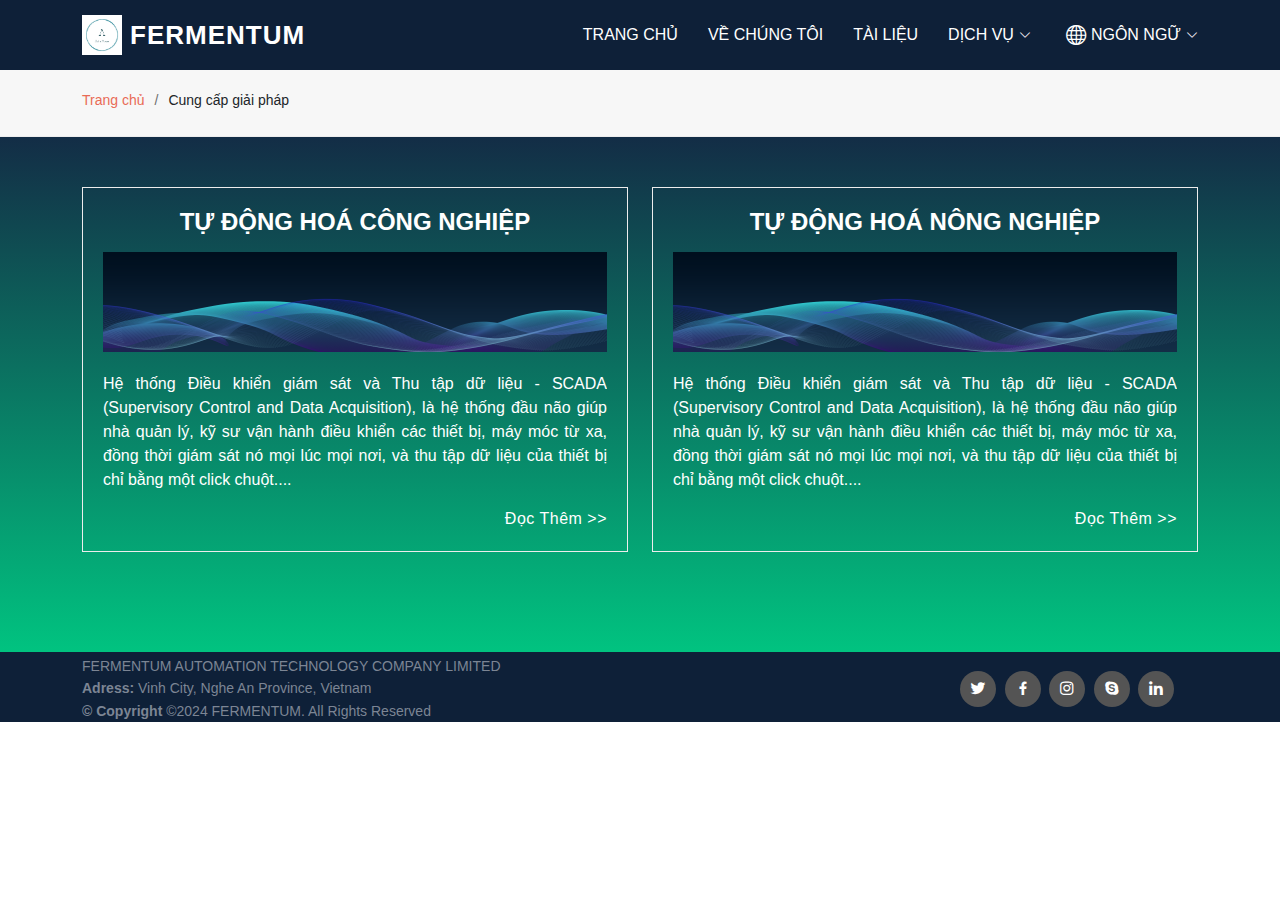
<file: provide-solutions.html>
<!DOCTYPE html>
<html lang="en">

<head>
  <meta charset="utf-8">
  <meta content="width=device-width, initial-scale=1.0" name="viewport">

  <title>cung cấp giải pháp</title>
  <meta content="" name="description">
  <meta content="" name="keywords">

  <!-- Favicons -->
  <link href="assets/img/favicon.png" rel="icon">
  <link href="assets/img/apple-touch-icon.png" rel="apple-touch-icon">

  <!-- Google Fonts -->
  <link href="https://fonts.googleapis.com/css?family=Open+Sans:300,300i,400,400i,600,600i,700,700i|Raleway:300,300i,400,400i,500,500i,600,600i,700,700i|Poppins:300,300i,400,400i,500,500i,600,600i,700,700i" rel="stylesheet">

  <!-- Vendor CSS Files -->
  <link href="assets/vendor/animate.css/animate.min.css" rel="stylesheet">
  <link href="assets/vendor/bootstrap/css/bootstrap.min.css" rel="stylesheet">
  <link href="assets/vendor/bootstrap-icons/bootstrap-icons.css" rel="stylesheet">
  <link href="assets/vendor/boxicons/css/boxicons.min.css" rel="stylesheet">
  <link href="assets/vendor/glightbox/css/glightbox.min.css" rel="stylesheet">
  <link href="assets/vendor/swiper/swiper-bundle.min.css" rel="stylesheet">

  <!-- Template Main CSS File -->
  <link href="assets/css/style.css" rel="stylesheet">

  <!-- =======================================================
  * Template Name: Eterna - v4.7.0
  * Template URL: https://bootstrapmade.com/eterna-free-multipurpose-bootstrap-template/
  * Author: BootstrapMade.com
  * License: https://bootstrapmade.com/license/
  ======================================================== -->
</head>

<body>



  <!-- ======= Header ======= -->
  <header id="header" class="d-flex align-items-center">
    <div class="container d-flex justify-content-between align-items-center">

      <div class="logo">
        <h1><a href="index.html">FERMENTUM</a></h1>
        <!-- Uncomment below if you prefer to use an image logo -->
        <a href="index.html"><img src="assets/img/My logo.png" alt="" class="img-fluid"></a>
      </div>

      <nav id="navbar" class="navbar">
        <ul>
          <li><a class="" href="index.html">Trang Chủ</a></li>
          <li><a href="about.html">Về Chúng Tôi</a></li>
          <li><a href="#">Tài Liệu</a></li>
          <li class="dropdown" id="dropdown-parent">
            <a href="#" id="dropdown-toggle"><span>Dịch Vụ</span> <i class="bi bi-chevron-down"></i></a>
          </li>
          <li class="dropdown"><a href="#"><i class="bi bi-globe language"></i></i></i></i></i><span>Ngôn Ngữ</span> <i class="bi bi-chevron-down"></i></a>
            <ul>
              <li><a href="#">Tiếng Việt </a></li>
              <li><a href="#">English</a></li>
              <li><a href="#">Italia</a></li>
            </ul>
          </li>
        </ul>
        <i class="bi bi-list mobile-nav-toggle"></i>
      </nav><!-- .navbar -->
    
    
    </div>
    <div class="service-container" id="service-container">
      <div class="row service-menu">
        <div class="col-lg-4 col-md-6 ">
          <h4>Về chúng tôi</h4>
          <ul class="sevice-menu-list">
            <li class="sevice-menu-item"><a href="#">Lập trình hệ thống scanda</a></li>
            <li class="sevice-menu-item"><a href="#">Hệ thống quản lí năng lượng</a></li>
            <li class="sevice-menu-item"><a href="#">Tủ điện công nghiệp</a></li>
          </ul>
        </div>
        <div class="col-lg-4 col-md-6 ">
          <h4>Về chúng tôi</h4>
          <ul class="sevice-menu-list">
            <li class="sevice-menu-item"><a href="#">Lập trình hệ thống scanda</a></li>
            <li class="sevice-menu-item"><a href="#">Hệ thống quản lí năng lượng</a></li>
            <li class="sevice-menu-item"><a href="#">Tủ điện công nghiệp</a></li>
          </ul>
        </div>
        <div class="col-lg-4 col-md-6 ">
          <h4>Về chúng tôi</h4>
          <ul class="sevice-menu-list">
            <li class="sevice-menu-item"><a href="#">Lập trình hệ thống scanda</a></li>
            <li class="sevice-menu-item"><a href="#">Hệ thống quản lí năng lượng</a></li>
            <li class="sevice-menu-item"><a href="#">Tủ điện công nghiệp</a></li>
          </ul>
        </div>
      </div>
    </div>
  </header><!-- End Header -->


  <main id="main">

    <!-- ======= Breadcrumbs ======= -->
    <section id="breadcrumbs" class="breadcrumbs">
      <div class="container">

        <ol>
          <li><a href="index.html">Trang chủ</a></li>
          <li>Cung cấp giải pháp</li>
        </ol>

      </div>
    </section><!-- End Breadcrumbs -->

    <!-- ======= Services Section ======= -->
    <section id="services" class="services">
      <div class="container">

        <div class="row">
          <div class="col-lg-6 col-md-6 d-flex align-items-stretch">
            <div class="icon-box">
               <h4><a href="">Tự động hoá công nghiệp</a></h4>
              <img src="./assets/img/design-consulting/back2.jpg" alt="">
              
              <p>Hệ thống Điều khiển giám sát và Thu tập dữ liệu - SCADA (Supervisory Control and Data Acquisition), là hệ thống đầu não giúp nhà quản lý, kỹ sư vận hành điều khiển các thiết bị, máy móc từ xa, đồng thời giám sát nó mọi lúc mọi nơi, và thu tập dữ liệu của thiết bị chỉ bằng một click chuột....</p>
              <div class="see-more">
                <a href="" class="see-more-link">Đọc thêm <span>&gt;&gt;</span> </a> 
              </div>
            </div>
          </div>
          <div class="col-lg-6 col-md-6 d-flex align-items-stretch">
            <div class="icon-box">
               <h4><a href="">Tự động hoá nông nghiệp</a></h4>
              <img src="./assets/img/design-consulting/back2.jpg" alt="">
              
              <p>Hệ thống Điều khiển giám sát và Thu tập dữ liệu - SCADA (Supervisory Control and Data Acquisition), là hệ thống đầu não giúp nhà quản lý, kỹ sư vận hành điều khiển các thiết bị, máy móc từ xa, đồng thời giám sát nó mọi lúc mọi nơi, và thu tập dữ liệu của thiết bị chỉ bằng một click chuột....</p>
              <div class="see-more">
                <a href="" class="see-more-link">Đọc thêm <span>&gt;&gt;</span> </a> 
              </div>
            </div>
          </div>
        </div>
      </div>
    </section><!-- End Services Section -->

 

  </main><!-- End #main -->

  <!-- ======= Footer ======= -->
  <footer id="footer">

    <div class="footer-top">
      <div class="container">
        <div class="row">

          <div class="col-lg-8 col-md-6 footer-contact">
            <p>
              FERMENTUM AUTOMATION TECHNOLOGY COMPANY LIMITED <br>
              <strong>Adress:</strong> Vinh City, Nghe An Province, Vietnam <br>
              <strong>&copy; Copyright</strong> ©2024 FERMENTUM. All Rights Reserved<br>
              
            </p>

          </div>

          <div class="col-lg-4 col-md-6 footer-info">
           
            <div class="social-links mt-3">
              <a href="#" class="twitter"><i class="bx bxl-twitter"></i></a>
              <a href="#" class="facebook"><i class="bx bxl-facebook"></i></a>
              <a href="#" class="instagram"><i class="bx bxl-instagram"></i></a>
              <a href="#" class="google-plus"><i class="bx bxl-skype"></i></a>
              <a href="#" class="linkedin"><i class="bx bxl-linkedin"></i></a>
            </div>
          </div>

        </div>
      </div>
    </div>
  </footer>  <!-- End Footer -->

  <a href="#" class="back-to-top d-flex align-items-center justify-content-center"><i class="bi bi-arrow-up-short"></i></a>

  <!-- Vendor JS Files -->
  <script src="assets/vendor/purecounter/purecounter.js"></script>
  <script src="assets/vendor/bootstrap/js/bootstrap.bundle.min.js"></script>
  <script src="assets/vendor/glightbox/js/glightbox.min.js"></script>
  <script src="assets/vendor/isotope-layout/isotope.pkgd.min.js"></script>
  <script src="assets/vendor/swiper/swiper-bundle.min.js"></script>
  <script src="assets/vendor/waypoints/noframework.waypoints.js"></script>
  <script src="assets/vendor/php-email-form/validate.js"></script>

  <!-- Template Main JS File -->
  <script src="assets/js/main.js"></script>

</body>

</html>
</file>
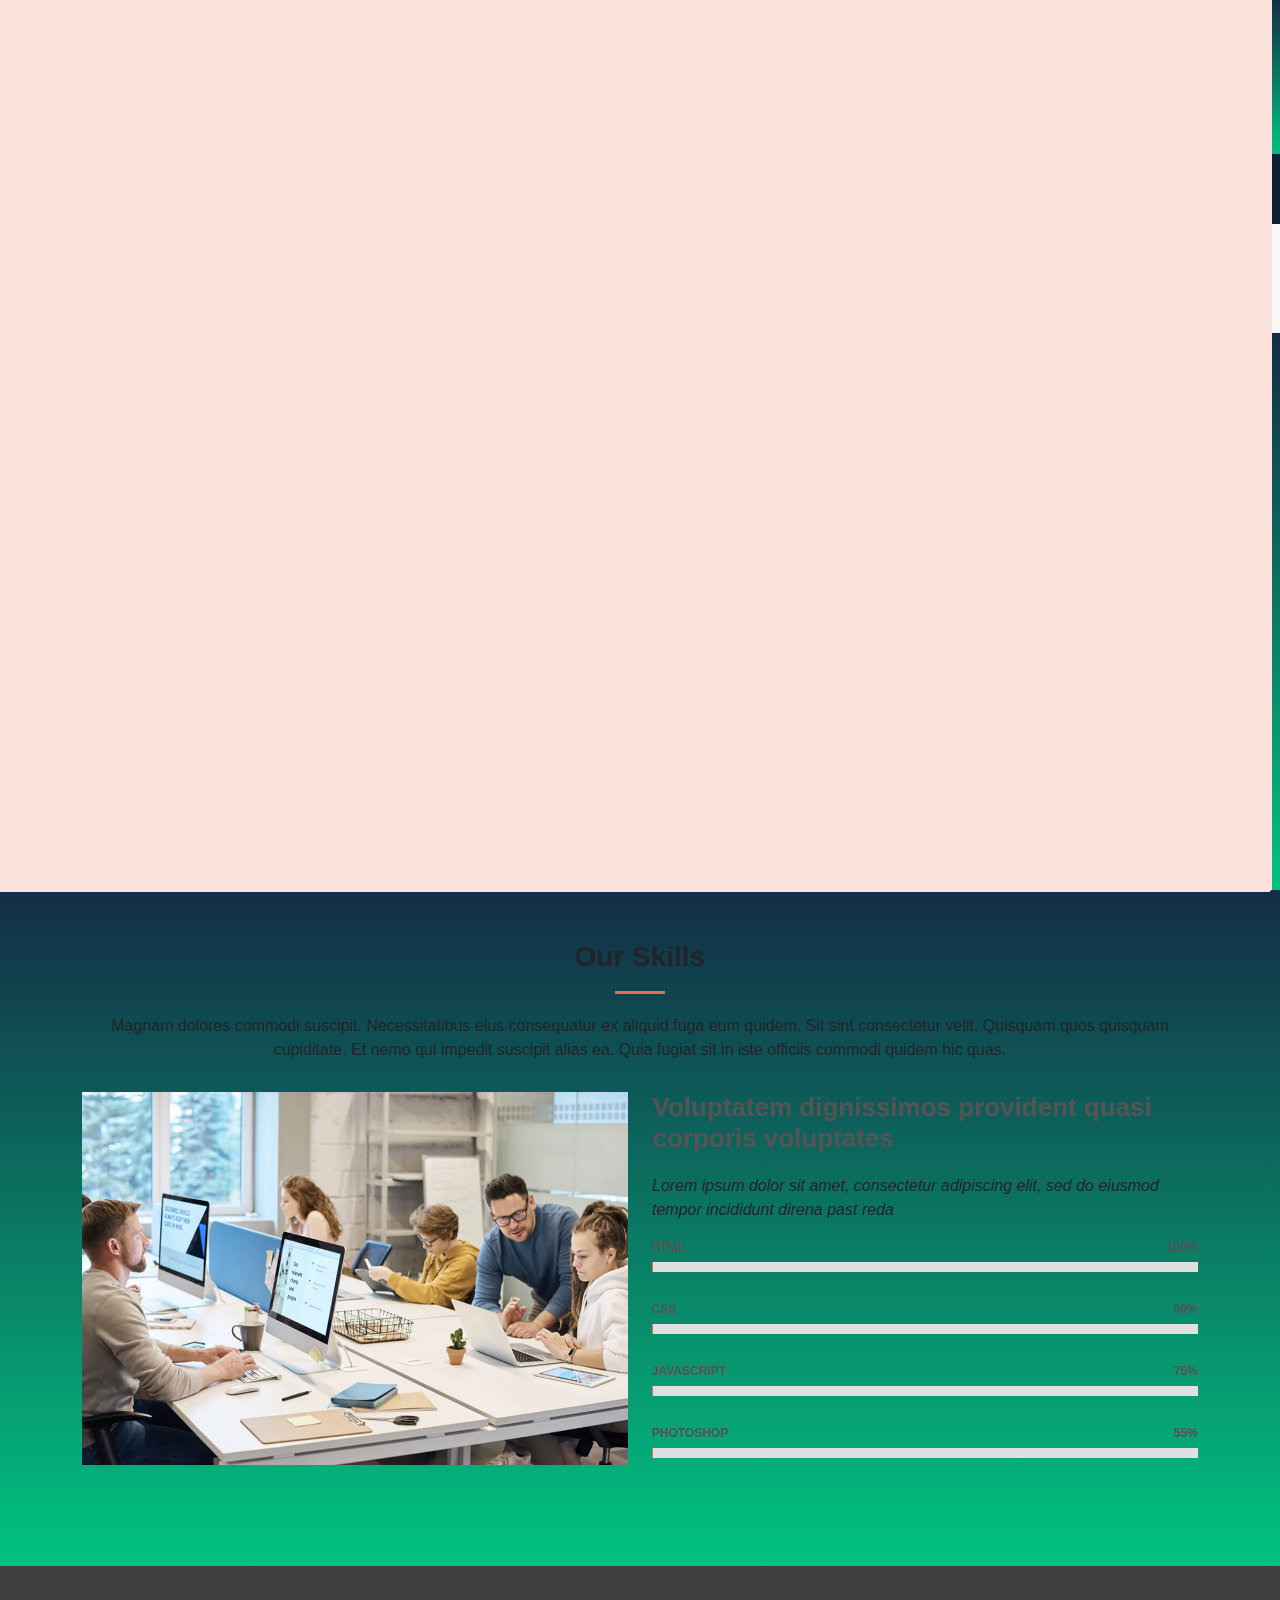
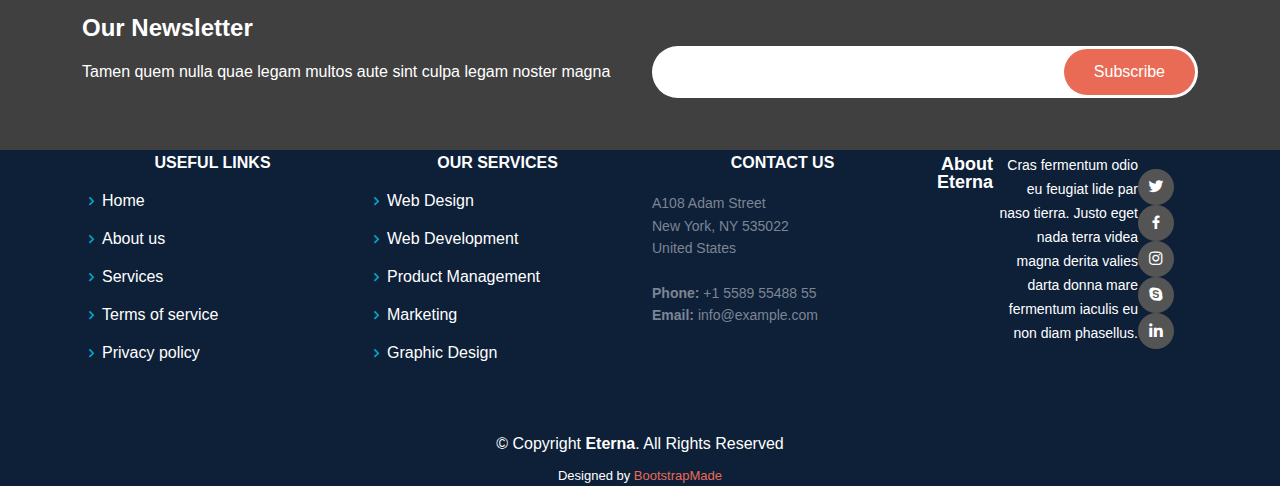
<file: services.html>
<!DOCTYPE html>
<html lang="en">

<head>
  <meta charset="utf-8">
  <meta content="width=device-width, initial-scale=1.0" name="viewport">

  <title>Services - Eterna Bootstrap Template</title>
  <meta content="" name="description">
  <meta content="" name="keywords">

  <!-- Favicons -->
  <link href="assets/img/favicon.png" rel="icon">
  <link href="assets/img/apple-touch-icon.png" rel="apple-touch-icon">

  <!-- Google Fonts -->
  <link href="https://fonts.googleapis.com/css?family=Open+Sans:300,300i,400,400i,600,600i,700,700i|Raleway:300,300i,400,400i,500,500i,600,600i,700,700i|Poppins:300,300i,400,400i,500,500i,600,600i,700,700i" rel="stylesheet">

  <!-- Vendor CSS Files -->
  <link href="assets/vendor/animate.css/animate.min.css" rel="stylesheet">
  <link href="assets/vendor/bootstrap/css/bootstrap.min.css" rel="stylesheet">
  <link href="assets/vendor/bootstrap-icons/bootstrap-icons.css" rel="stylesheet">
  <link href="assets/vendor/boxicons/css/boxicons.min.css" rel="stylesheet">
  <link href="assets/vendor/glightbox/css/glightbox.min.css" rel="stylesheet">
  <link href="assets/vendor/swiper/swiper-bundle.min.css" rel="stylesheet">

  <!-- Template Main CSS File -->
  <link href="assets/css/style.css" rel="stylesheet">

  <!-- =======================================================
  * Template Name: Eterna - v4.7.0
  * Template URL: https://bootstrapmade.com/eterna-free-multipurpose-bootstrap-template/
  * Author: BootstrapMade.com
  * License: https://bootstrapmade.com/license/
  ======================================================== -->
</head>

<body>

  <!-- ======= Top Bar ======= -->
  <section id="topbar" class="d-flex align-items-center">
    <div class="container d-flex justify-content-center justify-content-md-between">
      <div class="contact-info d-flex align-items-center">
        <i class="bi bi-envelope d-flex align-items-center"><a href="mailto:contact@example.com">contact@example.com</a></i>
        <i class="bi bi-phone d-flex align-items-center ms-4"><span>+1 5589 55488 55</span></i>
      </div>
      <div class="social-links d-none d-md-flex align-items-center">
        <a href="#" class="twitter"><i class="bi bi-twitter"></i></a>
        <a href="#" class="facebook"><i class="bi bi-facebook"></i></a>
        <a href="#" class="instagram"><i class="bi bi-instagram"></i></a>
        <a href="#" class="linkedin"><i class="bi bi-linkedin"></i></i></a>
      </div>
    </div>
  </section>

  <!-- ======= Header ======= -->
  <header id="header" class="d-flex align-items-center">
    <div class="container d-flex justify-content-between align-items-center">

      <div class="logo">
        <h1><a href="index.html">Eterna</a></h1>
        <!-- Uncomment below if you prefer to use an image logo -->
        <!-- <a href="index.html"><img src="assets/img/logo.png" alt="" class="img-fluid"></a>-->
      </div>

      <nav id="navbar" class="navbar">
        <ul>
          <li><a href="index.html">Home</a></li>
          <li><a href="about.html">About</a></li>
          <li><a class="active" href="services.html">Services</a></li>
          <li><a href="portfolio.html">Portfolio</a></li>
          <li><a href="team.html">Team</a></li>
          <li><a href="pricing.html">Pricing</a></li>
          <li><a href="blog.html">Blog</a></li>
          <li class="dropdown"><a href="#"><span>Drop Down</span> <i class="bi bi-chevron-down"></i></a>
            <ul>
              <li><a href="#">Drop Down 1</a></li>
              <li class="dropdown"><a href="#"><span>Deep Drop Down</span> <i class="bi bi-chevron-right"></i></a>
                <ul>
                  <li><a href="#">Deep Drop Down 1</a></li>
                  <li><a href="#">Deep Drop Down 2</a></li>
                  <li><a href="#">Deep Drop Down 3</a></li>
                  <li><a href="#">Deep Drop Down 4</a></li>
                  <li><a href="#">Deep Drop Down 5</a></li>
                </ul>
              </li>
              <li><a href="#">Drop Down 2</a></li>
              <li><a href="#">Drop Down 3</a></li>
              <li><a href="#">Drop Down 4</a></li>
            </ul>
          </li>
          <li><a href="contact.html">Contact</a></li>
        </ul>
        <i class="bi bi-list mobile-nav-toggle"></i>
      </nav><!-- .navbar -->

    </div>
  </header><!-- End Header -->

  <main id="main">

    <!-- ======= Breadcrumbs ======= -->
    <section id="breadcrumbs" class="breadcrumbs">
      <div class="container">

        <ol>
          <li><a href="index.html">Home</a></li>
          <li>Services</li>
        </ol>
        <h2>Services</h2>

      </div>
    </section><!-- End Breadcrumbs -->

    <!-- ======= Services Section ======= -->
    <section id="services" class="services">
      <div class="container">

        <div class="row">
          <div class="col-lg-4 col-md-6 d-flex align-items-stretch">
            <div class="icon-box">
              <div class="icon"><i class="bx bxl-dribbble"></i></div>
              <h4><a href="">Lorem Ipsum</a></h4>
              <p>Voluptatum deleniti atque corrupti quos dolores et quas molestias excepturi</p>
            </div>
          </div>

          <div class="col-lg-4 col-md-6 d-flex align-items-stretch mt-4 mt-md-0">
            <div class="icon-box">
              <div class="icon"><i class="bx bx-file"></i></div>
              <h4><a href="">Sed ut perspiciatis</a></h4>
              <p>Duis aute irure dolor in reprehenderit in voluptate velit esse cillum dolore</p>
            </div>
          </div>

          <div class="col-lg-4 col-md-6 d-flex align-items-stretch mt-4 mt-lg-0">
            <div class="icon-box">
              <div class="icon"><i class="bx bx-tachometer"></i></div>
              <h4><a href="">Magni Dolores</a></h4>
              <p>Excepteur sint occaecat cupidatat non proident, sunt in culpa qui officia</p>
            </div>
          </div>

          <div class="col-lg-4 col-md-6 d-flex align-items-stretch mt-4">
            <div class="icon-box">
              <div class="icon"><i class="bx bx-world"></i></div>
              <h4><a href="">Nemo Enim</a></h4>
              <p>At vero eos et accusamus et iusto odio dignissimos ducimus qui blanditiis</p>
            </div>
          </div>

          <div class="col-lg-4 col-md-6 d-flex align-items-stretch mt-4">
            <div class="icon-box">
              <div class="icon"><i class="bx bx-slideshow"></i></div>
              <h4><a href="">Dele cardo</a></h4>
              <p>Quis consequatur saepe eligendi voluptatem consequatur dolor consequuntur</p>
            </div>
          </div>

          <div class="col-lg-4 col-md-6 d-flex align-items-stretch mt-4">
            <div class="icon-box">
              <div class="icon"><i class="bx bx-arch"></i></div>
              <h4><a href="">Divera don</a></h4>
              <p>Modi nostrum vel laborum. Porro fugit error sit minus sapiente sit aspernatur</p>
            </div>
          </div>

        </div>

      </div>
    </section><!-- End Services Section -->

    <!-- ======= Our Skills Section ======= -->
    <section id="skills" class="skills">
      <div class="container">

        <div class="section-title">
          <h2>Our Skills</h2>
          <p>Magnam dolores commodi suscipit. Necessitatibus eius consequatur ex aliquid fuga eum quidem. Sit sint consectetur velit. Quisquam quos quisquam cupiditate. Et nemo qui impedit suscipit alias ea. Quia fugiat sit in iste officiis commodi quidem hic quas.</p>
        </div>

        <div class="row">
          <div class="col-lg-6">
            <img src="assets/img/skills-img.jpg" class="img-fluid" alt="">
          </div>
          <div class="col-lg-6 pt-4 pt-lg-0 content">
            <h3>Voluptatem dignissimos provident quasi corporis voluptates</h3>
            <p class="fst-italic">
              Lorem ipsum dolor sit amet, consectetur adipiscing elit, sed do eiusmod tempor incididunt direna past reda
            </p>

            <div class="skills-content">

              <div class="progress">
                <span class="skill">HTML <i class="val">100%</i></span>
                <div class="progress-bar-wrap">
                  <div class="progress-bar" role="progressbar" aria-valuenow="100" aria-valuemin="0" aria-valuemax="100"></div>
                </div>
              </div>

              <div class="progress">
                <span class="skill">CSS <i class="val">90%</i></span>
                <div class="progress-bar-wrap">
                  <div class="progress-bar" role="progressbar" aria-valuenow="90" aria-valuemin="0" aria-valuemax="100"></div>
                </div>
              </div>

              <div class="progress">
                <span class="skill">JavaScript <i class="val">75%</i></span>
                <div class="progress-bar-wrap">
                  <div class="progress-bar" role="progressbar" aria-valuenow="75" aria-valuemin="0" aria-valuemax="100"></div>
                </div>
              </div>

              <div class="progress">
                <span class="skill">Photoshop <i class="val">55%</i></span>
                <div class="progress-bar-wrap">
                  <div class="progress-bar" role="progressbar" aria-valuenow="55" aria-valuemin="0" aria-valuemax="100"></div>
                </div>
              </div>

            </div>

          </div>
        </div>

      </div>
    </section><!-- End Our Skills Section -->

  </main><!-- End #main -->

  <!-- ======= Footer ======= -->
  <footer id="footer">

    <div class="footer-newsletter">
      <div class="container">
        <div class="row">
          <div class="col-lg-6">
            <h4>Our Newsletter</h4>
            <p>Tamen quem nulla quae legam multos aute sint culpa legam noster magna</p>
          </div>
          <div class="col-lg-6">
            <form action="" method="post">
              <input type="email" name="email"><input type="submit" value="Subscribe">
            </form>
          </div>
        </div>
      </div>
    </div>

    <div class="footer-top">
      <div class="container">
        <div class="row">

          <div class="col-lg-3 col-md-6 footer-links">
            <h4>Useful Links</h4>
            <ul>
              <li><i class="bx bx-chevron-right"></i> <a href="#">Home</a></li>
              <li><i class="bx bx-chevron-right"></i> <a href="#">About us</a></li>
              <li><i class="bx bx-chevron-right"></i> <a href="#">Services</a></li>
              <li><i class="bx bx-chevron-right"></i> <a href="#">Terms of service</a></li>
              <li><i class="bx bx-chevron-right"></i> <a href="#">Privacy policy</a></li>
            </ul>
          </div>

          <div class="col-lg-3 col-md-6 footer-links">
            <h4>Our Services</h4>
            <ul>
              <li><i class="bx bx-chevron-right"></i> <a href="#">Web Design</a></li>
              <li><i class="bx bx-chevron-right"></i> <a href="#">Web Development</a></li>
              <li><i class="bx bx-chevron-right"></i> <a href="#">Product Management</a></li>
              <li><i class="bx bx-chevron-right"></i> <a href="#">Marketing</a></li>
              <li><i class="bx bx-chevron-right"></i> <a href="#">Graphic Design</a></li>
            </ul>
          </div>

          <div class="col-lg-3 col-md-6 footer-contact">
            <h4>Contact Us</h4>
            <p>
              A108 Adam Street <br>
              New York, NY 535022<br>
              United States <br><br>
              <strong>Phone:</strong> +1 5589 55488 55<br>
              <strong>Email:</strong> info@example.com<br>
            </p>

          </div>

          <div class="col-lg-3 col-md-6 footer-info">
            <h3>About Eterna</h3>
            <p>Cras fermentum odio eu feugiat lide par naso tierra. Justo eget nada terra videa magna derita valies darta donna mare fermentum iaculis eu non diam phasellus.</p>
            <div class="social-links mt-3">
              <a href="#" class="twitter"><i class="bx bxl-twitter"></i></a>
              <a href="#" class="facebook"><i class="bx bxl-facebook"></i></a>
              <a href="#" class="instagram"><i class="bx bxl-instagram"></i></a>
              <a href="#" class="google-plus"><i class="bx bxl-skype"></i></a>
              <a href="#" class="linkedin"><i class="bx bxl-linkedin"></i></a>
            </div>
          </div>

        </div>
      </div>
    </div>

    <div class="container">
      <div class="copyright">
        &copy; Copyright <strong><span>Eterna</span></strong>. All Rights Reserved
      </div>
      <div class="credits">
        <!-- All the links in the footer should remain intact. -->
        <!-- You can delete the links only if you purchased the pro version. -->
        <!-- Licensing information: https://bootstrapmade.com/license/ -->
        <!-- Purchase the pro version with working PHP/AJAX contact form: https://bootstrapmade.com/eterna-free-multipurpose-bootstrap-template/ -->
        Designed by <a href="https://bootstrapmade.com/">BootstrapMade</a>
      </div>
    </div>
  </footer><!-- End Footer -->

  <a href="#" class="back-to-top d-flex align-items-center justify-content-center"><i class="bi bi-arrow-up-short"></i></a>

  <!-- Vendor JS Files -->
  <script src="assets/vendor/purecounter/purecounter.js"></script>
  <script src="assets/vendor/bootstrap/js/bootstrap.bundle.min.js"></script>
  <script src="assets/vendor/glightbox/js/glightbox.min.js"></script>
  <script src="assets/vendor/isotope-layout/isotope.pkgd.min.js"></script>
  <script src="assets/vendor/swiper/swiper-bundle.min.js"></script>
  <script src="assets/vendor/waypoints/noframework.waypoints.js"></script>
  <script src="assets/vendor/php-email-form/validate.js"></script>

  <!-- Template Main JS File -->
  <script src="assets/js/main.js"></script>

</body>

</html>
</file>
<file: assets/css/style.css>
/**
* Template Name: Eterna - v4.7.0
* Template URL: https://bootstrapmade.com/eterna-free-multipurpose-bootstrap-template/
* Author: BootstrapMade.com
* License: https://bootstrapmade.com/license/
*/

/*--------------------------------------------------------------
# General
--------------------------------------------------------------*/
body {
  font-family: Arial, Helvetica, sans-serif;


}

a {
  color: #e96b56;
  text-decoration: none;
}

a:hover {
  color: #e6573f;
  text-decoration: none;
}

h1, h2, h3, h4, h5, h6 {
  font-family: Arial, Helvetica, sans-serif;
}

/*--------------------------------------------------------------
# Back to top button
--------------------------------------------------------------*/
.back-to-top {
  position: fixed;
  visibility: hidden;
  opacity: 0;
  right: 15px;
  bottom: 15px;
  z-index: 996;
  background: #00a8cc;;
  width: 40px;
  height: 40px;
  border-radius: 4px;
  transition: all 0.4s;
}
.back-to-top i {
  font-size: 28px;
  color: #fff;
  line-height: 0;
}
.back-to-top:hover {
  background: #02c1ec;
  color: #fff;
  opacity: 0.4;
}
.back-to-top.active {
  visibility: visible;
  opacity: 1;
}

/*--------------------------------------------------------------
# Header
--------------------------------------------------------------*/
#header {
  height: 70px;
  transition: all 0.5s;
  z-index: 997;
  transition: all 0.5s;
  background: #0e2038;
  box-shadow: 0px 0px 20px 0px rgba(0, 0, 0, 0.1);
}
#header .logo{
  display: flex;
  flex-direction: row-reverse;
  align-items: center;
}
.logo-mobile{
  display: none;
}
#header .logo h1 {
  font-size: 26px;
  padding: 0 0 0 8px;
  margin: 11px 0;
  line-height: 1;
  font-weight: 700;
  letter-spacing: 1px;
  text-transform: uppercase;
  font-family: Arial, Helvetica, sans-serif;
}
#header .logo h1 a, #header .logo h1 a:hover {
  color: #fff;
  text-decoration: none;
}
#header .logo img {
  padding: 0;
  margin: 0;
  max-height: 40px;
}

.scrolled-offset {
  margin-top: 70px;
}

/*--------------------------------------------------------------
# Navigation Menu
--------------------------------------------------------------*/
/**
* Desktop Navigation 
*/
.navbar {
  padding: 0;
}
.navbar ul {
  margin: 0;
  padding: 0;
  display: flex;
  list-style: none;
  align-items: center;
}
.navbar li {
  position: relative;
}
.navbar a, .navbar a:focus {
  display: flex;
  align-items: center;
  justify-content: space-between;
  padding: 10px 0 10px 30px;
  font-family: Arial, Helvetica, sans-serif;
  font-size: 16px;
  color: #fff;
  white-space: nowrap;
  transition: 0.3s;
  text-transform: uppercase;
}
.navbar a i, .navbar a:focus i {
  font-size: 12px;
  line-height: 0;
  margin-left: 5px;
}

.navbar a .language{
  font-size: 20px;
  padding-right: 5px;
}
.navbar a:hover, .navbar .active, .navbar .active:focus, .navbar li:hover > a {
  color: #09c8f1;
}
.navbar .getstarted, .navbar .getstarted:focus {
  color: #00a8cc;
  padding: 8px 20px;
  margin-left: 30px;
  border-radius: 4px;
  color: #fff;
}
.navbar .getstarted:hover, .navbar .getstarted:focus:hover {
  color: #fff;
  color: #00a8cc;
}
.navbar .dropdown ul {
  display: block;
  position: absolute;
  left: 24px;
  top: calc(100% + 30px);
  margin: 0;
  padding: 10px 0;
  z-index: 99;
  opacity: 0;
  visibility: hidden;
  background: #fff;
  box-shadow: 0px 0px 30px rgba(127, 137, 161, 0.25);
  transition: 0.3s;
}
.navbar .dropdown ul li {
  min-width: 200px;
}
.navbar .dropdown ul a {
  padding: 10px 20px;
  font-size: 14px;
  text-transform: none;
  color: #545454;
}
.navbar .dropdown ul a i {
  font-size: 12px;
}
.navbar .dropdown ul a:hover, .navbar .dropdown ul .active:hover, .navbar .dropdown ul li:hover > a {
  color: #00a8cc;
}
.navbar .dropdown:hover > ul {
  opacity: 1;
  top: calc(100% + 12px);
  visibility: visible;
}
.navbar .dropdown .dropdown ul {
  top: 0;
  left: calc(100% - 30px);
  visibility: hidden;
}
.navbar .dropdown .dropdown:hover > ul {
  opacity: 1;
  top: 0;
  left: 100%;
  visibility: visible;
}
@media (max-width: 1366px) {
  .navbar .dropdown .dropdown ul {
    left: -90%;
  }
  .navbar .dropdown .dropdown:hover > ul {
    left: -100%;
  }
}

/**
* Mobile Navigation 
*/
.mobile-nav-toggle {
  color: #545454;
  font-size: 28px;
  cursor: pointer;
  display: none;
  line-height: 0;
  transition: 0.5s;
}
.mobile-nav-toggle.bi-x {
  color: #545454;;
}
.mobile-nav-login-icon{
  display: none;
}
@media (max-width: 991px) {
  .mobile-nav-toggle {
    display: block;
  }

  .navbar ul {
    display: none;
  }
}
.navbar-mobile {
  position: fixed;
  overflow: hidden;
  top: 66px;
  right: 0;
  left: 0;
  bottom: 0;
  background: rgba(59, 59, 59, 0.9);
  transition: 0.3s;
  z-index: 999;
}
.navbar-mobile .mobile-nav-toggle {
  position: fixed;
  top: 20px;
  right: 15px;
  color: red;
}
.navbar-mobile ul {
  display: block;
  position: absolute;
  top: 0px;
  right: 0px;
  bottom: 0px;
  left: 0px;
  padding: 10px 0;
  background-color: #fff;
  overflow-y: auto;
  transition: 0.3s;
}
.navbar-mobile a, .navbar-mobile a:focus {
  padding: 10px 20px;
  font-size: 15px;
  color: #545454;
}
.navbar-mobile a:hover, .navbar-mobile .active, .navbar-mobile li:hover > a {
  color: #e96b56;
}
.navbar-mobile .getstarted, .navbar-mobile .getstarted:focus {
  margin: 15px;
}
.navbar-mobile .dropdown ul {
  position: static;
  display: none;
  margin: 10px 20px;
  padding: 10px 0;
  z-index: 99;
  opacity: 1;
  visibility: visible;
  background: #fff;
  box-shadow: 0px 0px 30px rgba(127, 137, 161, 0.25);
}
.navbar-mobile .dropdown ul li {
  min-width: 200px;
}
.navbar-mobile .dropdown ul a {
  padding: 10px 20px;
}
.navbar-mobile .dropdown ul a i {
  font-size: 12px;
}
.navbar-mobile .dropdown ul a:hover, .navbar-mobile .dropdown ul .active:hover, .navbar-mobile .dropdown ul li:hover > a {
  color: #e96b56;
}
.navbar-mobile .dropdown > .dropdown-active {
  display: block;
}

.service-container{
  display: none;
  position: absolute;
    top: 70px;
    width: 100%;
    height: 100vh;
    background-color: #132d46;
    background-image: linear-gradient(to bottom,#132D46, #01C380);
    padding: 20px 40px;
}
.service-container.show{
  display: block;
}
.service-container h4{
  font-size: 18px;
  color: #01C380;
  text-transform: uppercase;
}
.service-container ul{
  padding: 0;
  margin-top: 20px;
  list-style: none;
  text-transform: uppercase;
}
.service-container ul li{
  padding: 10px 0px;
}
.service-container ul a{
  color: rgba(255, 255, 255, 0.7);
  font-size: 16px;
  text-transform: uppercase;
}
.service-container ul a:hover{
  color: white;
  font-weight: bold;
}

/*--------------------------------------------------------------
# Login-out
--------------------------------------------------------------*/

.login-out{
  width:100%;
  position: absolute;
  top: 0;
  display: flex;
  justify-content: center;
  align-items: center;
  flex-direction: column;
  font-family: 'Montserrat', sans-serif;
  height: 100vh;
  margin: -20px 0 50px;
  visibility: hidden;
}
.login-out.show{
  visibility: visible;
}
.login-container h1 {
  font-weight: bold;
  margin: 0;
}

.login-container h2 {
  text-align: center;
}

.login-container p {
  font-size: 16px;
  font-weight: 100;
  line-height: 20px;
  letter-spacing: 0.5px;
  margin: 20px 0 30px;
}

.login-container span {
  font-size: 16px;
}

.login-container a {
  color: #333;
  font-size: 14px;
  text-decoration: none;
  margin: 15px 0;
}

.login-container button {
  border-radius: 20px;
  border: 1px solid #FF4B2B;
  background-color: #FF4B2B;
  color: #FFFFFF;
  font-size: 12px;
  font-weight: bold;
  padding: 12px 45px;
  letter-spacing: 1px;
  text-transform: uppercase;
  transition: transform 80ms ease-in;
}

.login-container button:active {
  transform: scale(0.95);
}

.login-container button:focus {
  outline: none;
}

.login-container button.ghost {
  background-color: transparent;
  border-color: #FFFFFF;
}

.login-container form {
  background-color: #FFFFFF;
  display: flex;
  align-items: center;
  justify-content: center;
  flex-direction: column;
  padding: 0 50px;
  height: 100%;
  text-align: center;
}

.login-container input {
  background-color: #eee;
  border: none;
  padding: 12px 15px;
  margin: 8px 0;
  width: 100%;
}

.login-container {
  background-color: #fff;
  border-radius: 10px;
  box-shadow: 0 14px 28px rgba(0, 0, 0, 0.25),
      0 10px 10px rgba(0, 0, 0, 0.22);
  position: relative;
  top:-100%;
  overflow: hidden;
  width: 768px;
  max-width: 100%;
  min-height: 480px;
}
.login-container.show{
  top: 0;
  transition: 0.3s ease-in-out;
}

.form-container {
  position: absolute;
  top: 0;
  height: 100%;
  transition: all 0.6s ease-in-out;
}

.sign-in-container {
  left: 0;
  width: 50%;
  z-index: 2;
}

.login-container.right-panel-active .sign-in-container {
  transform: translateX(100%);
}

.sign-up-container {
  left: 0;
  width: 50%;
  opacity: 0;
  z-index: 1;
}

.login-container.right-panel-active .sign-up-container {
  transform: translateX(100%);
  opacity: 1;
  z-index: 5;
  animation: show 0.6s;
}

@keyframes show {

  0%,
  49.99% {
      opacity: 0;
      z-index: 1;
  }

  50%,
  100% {
      opacity: 1;
      z-index: 5;
  }
}

.login-container .overlay-container {
  position: absolute;
  top: 0;
  left: 50%;
  width: 50%;
  height: 100%;
  overflow: hidden;
  transition: transform 0.6s ease-in-out;
  z-index: 100;
}

.login-container.right-panel-active .overlay-container {
  transform: translateX(-100%);
}

.login-container .overlay {
  background-image: linear-gradient(to bottom,#132D46, #01C380);
  background: #FF416C;
  background: -webkit-linear-gradient(to right, #132D46, #01C380);
  background: linear-gradient(to right,#132D46, #01C380);
  background-repeat: no-repeat;
  background-size: cover;
  background-position: 0 0;
  color: #FFFFFF;
  position: relative;
  left: -100%;
  height: 100%;
  width: 200%;
  transform: translateX(0);
  transition: transform 0.6s ease-in-out;
}

.login-container.right-panel-active .overlay {
  transform: translateX(50%);
}

.login-container .overlay-panel {
  position: absolute;
  display: flex;
  align-items: center;
  justify-content: center;
  flex-direction: column;
  padding: 0 40px;
  text-align: center;
  top: 0;
  height: 100%;
  width: 50%;
  transform: translateX(0);
  transition: transform 0.6s ease-in-out;
}

.login-container .overlay-left {
  transform: translateX(-20%);
}

.login-container.right-panel-active .overlay-left {
  transform: translateX(0);
}

.login-container .overlay-right {
  right: 0;
  transform: translateX(0);
}

.login-container.right-panel-active .overlay-right {
  transform: translateX(20%);
}

.login-container .social-container {
  margin: 20px 0;
}

.login-container .social-container a {
  border: 1px solid #DDDDDD;
  border-radius: 50%;
  display: inline-flex;
  justify-content: center;
  align-items: center;
  margin: 0 5px;
  height: 40px;
  width: 40px;
}
/*--------------------------------------------------------------
# loginout-mobile
--------------------------------------------------------------*/
.container-login-mobile{
  position: absolute;
  top: 100%;
  max-width: 430px;
  width: 100%;
  background: #fff;
  border-radius: 7px;
  box-shadow: 0 5px 10px rgba(0,0,0,0.3);
  display: none;
}
.login-form-mobile.show{
  display: block;
}
.container-login-mobile .registration-mobile{
  display: none;
}
#check-mobile:checked ~ .registration-mobile{
  display: block;
}
#check-mobile:checked ~ .login-mobile{
  display: none;
}
#check-mobile{
  display: none;
}
#check-login-form-mobile{
    display: none;
}
.container-login-mobile .form-mobile{
  padding: 2rem;
}
.form-mobile header{
  font-size: 2rem;
  font-weight: 500;
  text-align: center;
  margin-bottom: 1.5rem;
}
 .form-mobile input{
   height: 60px;
   width: 100%;
   padding: 0 15px;
   font-size: 17px;
   margin-bottom: 1.3rem;
   border: 1px solid #ddd;
   border-radius: 6px;
   outline: none;
 }
 .form-mobile input:focus{
   box-shadow: 0 1px 0 rgba(0,0,0,0.2);
 }
.form-mobile a{
  font-size: 16px;
  color: #009579;
  text-decoration: none;
}
.form-mobile a:hover{
  text-decoration: underline;
}
.form-mobile input.button{
  color: #fff;
  background: #009579;
  font-size: 1.2rem;
  font-weight: 500;
  letter-spacing: 1px;
  cursor: pointer;
  transition: 0.4s;
}
.form-mobile input.button:hover{
  background: #006653;
}
.signup-mobile{
  font-size: 17px;
  text-align: center;
}
.signup-mobile label{
  color: #009579;
  cursor: pointer;
}
.signup-mobile label:hover{
  text-decoration: underline;
}
.close-icon-mobile-link{
    position: absolute;
    top: 0;
    right: 27px;
    font-size: 40px;
    text-decoration: none;
}
@media (max-width: 991px) {
  #login-out{
    display: nones;
  }
}
/*--------------------------------------------------------------
# Hero Section
--------------------------------------------------------------*/
#hero {
  width: 100%;
  height: calc(100vh - 140px);
  background-color: rgba(59, 59, 59, 0.8);
  overflow: hidden;
  padding: 0;
  position: relative;
  z-index: 1;
}
#hero .carousel-item {
  width: 100%;
  height: 100%;
  background-size: cover;
  background-position: center;
  background-repeat: no-repeat;
  background-position: center center;
}
.hero-container{
  width: 100%;
  height:100%;
}
#heroCarousel{
  width:100%;
  height:100%;
}
#hero .carousel-slider{
  width: 100%;
  height:100%;
}
#hero .carousel-item::before {
  content: "";
  background-color: rgba(59, 59, 59, 0.7);
  position: absolute;
  top: 0;
  right: 0;
  left: 0;
  bottom: 0;
}
#hero .carousel-container {
  display: flex;
  justify-content: center;
  align-items: center;
  position: absolute;
  bottom: 0;
  top: 0;
  left: 0;
  right: 0;
  padding-bottom: 120px;
}
#hero .carousel-content {
  text-align: center;
}
#hero h2 {
  color: #2e2e2e;
  margin-bottom: 30px;
  font-size: 48px;
  font-weight: 700;
}
#hero h2 span {
  color: #e96b56;
}
#hero p {
  width: 80%;
  -webkit-animation-delay: 0.4s;
  animation-delay: 0.4s;
  margin: 0 auto 30px auto;
  color: arken(#545454, 15);
}
#hero .carousel-inner .carousel_container {
  position: absolute;
  top:40%;
  left: 50%;
  transform: translate(-50%, -40%);
  z-index: 2;
  width: 100%;
}
#hero .carousel-inner .carousel_container .title_list {
  text-align: center;
  color: #fff;
}
#hero .carousel-inner .carousel_container .title_list .title_item:first-child{
  width: 100%;
  font-size: 36px;
  color: yellow;
  margin: 10px 0px;
  word-spacing: 5px;
  letter-spacing: 1px;
  font-weight: bold;
}
#hero .carousel-inner .carousel_container .title_list .title_item:nth-of-type(2){
  width: 100%;
  font-size: 20px;
  margin: 10px 0px;
}
#hero .carousel-inner .carousel_container .title_list .title_item:last-child{
  width: 100%;
  font-size: 20px;
  margin: 10px 0px;
}
#hero .carousel-inner .carousel_container .menu_child_list{
  display: flex;
  align-items: center;
  justify-content: center;
}
#hero .carousel-inner .carousel_container .menu_child_list a{
  width: 170px;
  height: auto;
  border-radius: 15px;
  background-color: #056c89;
  text-align: center;
  text-decoration: none;
  color: white;
  font-size: 16px;
  padding: 5px;
  letter-spacing: 1px;
}
#hero .carousel-inner .carousel_container .menu_child_list a:hover{
  background-color: #00a8cc;
}
#hero .carousel-inner .carousel_container .menu_child_list a:nth-of-type(2){
  margin: 0px 30px;
}
#hero .carousel-inner .carousel_container .menu_child{
  text-align: center;
}
#hero .carousel-inner .carousel-item img{
  width: 100%;
  height: 100%;
  background-repeat: no-repeat;
  background-size: cover;
}
#hero .carousel-inner .carousel-item {
  transition-property: opacity;
  background-position: center top;
}
#hero .carousel-inner .carousel-item,
#hero .carousel-inner .active.carousel-item-start,
#hero .carousel-inner .active.carousel-item-end {
  opacity: 0;
}
#hero .carousel-inner .active,
#hero .carousel-inner .carousel-item-next.carousel-item-start,
#hero .carousel-inner .carousel-item-prev.carousel-item-end {
  opacity: 0.9;
  transition: 0.3s;
}
#hero .carousel-inner .carousel-item-next,
#hero .carousel-inner .carousel-item-prev,
#hero .carousel-inner .active.carousel-item-start,
#hero .carousel-inner .active.carousel-item-end {
  left: 0;
  transform: translate3d(0, 0, 0);
}
#hero .carousel-control-prev, #hero .carousel-control-next {
  width: 10%;
}
#hero .carousel-control-next-icon, #hero .carousel-control-prev-icon {
  background: none;
  font-size: 48px;
  line-height: 1;
  width: auto;
  height: auto;
  color: #545454;
}
#hero .carousel-indicators li {
  cursor: pointer;
  background: #e96b56;
  overflow: hidden;
  border: 0;
  width: 12px;
  height: 12px;
  border-radius: 50px;
  margin-bottom: 180px;
  opacity: 0.2;
}
#hero .carousel-indicators li.active {
  opacity: 1;
}
#hero .btn-get-started {
  font-family: Arial, Helvetica, sans-serif;
  font-weight: 500;
  font-size: 14px;
  letter-spacing: 1px;
  display: inline-block;
  padding: 12px 32px;
  border-radius: 50px;
  transition: 0.5s;
  line-height: 1;
  margin: 10px;
  color: #fff;
  -webkit-animation-delay: 0.8s;
  animation-delay: 0.8s;
  border: 2px solid #e96b56;
  background: #e96b56;
}
#hero .btn-get-started:hover {
  background: transparent;
  color: #e96b56;
  text-decoration: none;
}
@media (max-height: 768px), (max-width: 1200px) {
  #hero {
   
  }
  #hero .carousel-container {
    padding-bottom: 0;
  }
  #hero .carousel-indicators li {
    margin-bottom: 0;
  }
}
@media (max-width: 768px) {
  #hero.mobile-hero {
    height: calc(100vh - 163px);
  }
  .menu_child{
    padding: 0px 10px;
  }

  #hero .carousel-inner .carousel_container .title_list .title_item:first-child{
    font-size: 25px;
    margin: 0px;
  }
  #hero .carousel-item {
    height: 100%;
  }
  #hero .carousel-inner .carousel_container .menu_child_list a{
    font-size: 14px;
  }
  #hero .carousel-inner .carousel_container .menu_child_list a:nth-of-type(2) {
    margin: 0px 20px;
}
#hero .carousel-inner .carousel_container .title_list .title_item:nth-of-type(2) {
  font-size: 18px;
}
  
}
@media (min-width: 1024px) {
  #hero p {
    width: 50%;
  }
  #hero .carousel-control-prev, #hero .carousel-control-next {
    width: 5%;
  }
}

/*--------------------------------------------------------------
# Sections General
--------------------------------------------------------------*/
section {
  background-color: #132d46;
  background-image: linear-gradient(to bottom,#132D46, #01C380);
  padding: 50px 0 80px 0;
}

.section-bg {
  background-color: white;
}

.section-title {
  text-align: center;
  padding-bottom: 30px;
}
.section-title h2 {
  font-size: 28px;
  font-weight: 600;
  margin-bottom: 20px;
  padding-bottom: 20px;
  position: relative;
  font-family: Arial, Helvetica, sans-serif;
}
.section-title h2::after {
  content: "";
  position: absolute;
  display: block;
  width: 50px;
  height: 3px;
  background: #e96b56;
  bottom: 0;
  left: calc(50% - 25px);
}
.section-title p {
  margin-bottom: 0;
}

/*--------------------------------------------------------------
# Breadcrumbs
--------------------------------------------------------------*/
.breadcrumbs {
  padding: 20px 0 20px 0;
  background: #f7f7f7;
  border-bottom: 1px solid #ededed;
  
}
.breadcrumbs h2 {
  font-size: 28px;
  font-weight: 700;
  color: #545454;
}
.breadcrumbs ol {
  display: flex;
  flex-wrap: wrap;
  list-style: none;
  padding: 0 0 5px 0;
  margin: 0;
  font-size: 14px;
}
.breadcrumbs ol li + li {
  padding-left: 10px;
}
.breadcrumbs ol li + li::before {
  display: inline-block;
  padding-right: 10px;
  color: #6e6e6e;
  content: "/";
}

/*--------------------------------------------------------------
# Featured
--------------------------------------------------------------*/
.featured {
  position: relative;
  z-index: 2;
}
.featured .icon-box {
  padding: 40px 30px;
  box-shadow: 0px 2px 15px rgba(0, 0, 0, 0.15);
  border-radius: 10px;
  background: #fff;
  transition: all ease-in-out 0.3s;
  height: 100%;
}
.featured .icon-box i {
  color: #e96b56;
  font-size: 42px;
  margin-bottom: 15px;
  display: block;
  line-height: 0;
}
.featured .icon-box h3 {
  font-weight: 700;
  margin-bottom: 15px;
  font-size: 20px;
}
.featured .icon-box h3 a {
  color: #545454;
  transition: 0.3s;
}
.featured .icon-box p {
  color: #545454;
  line-height: 24px;
  font-size: 14px;
  margin-bottom: 0;
}
.featured .icon-box:hover {
  background: #e96b56;
}
.featured .icon-box:hover i, .featured .icon-box:hover h3 a, .featured .icon-box:hover p {
  color: #fff;
}

/*--------------------------------------------------------------
# About
--------------------------------------------------------------*/
.about .content h3 {
  font-weight: 600;
  font-size: 26px;
  color: #fff;
}
.about .content p{
  color: #fff;
  font-size: 16px;
}
.about .content ul {
  list-style: none;
  padding: 0;
}
.about .content ul li {
  padding-bottom: 10px;
  font-size: 16px;
  color: #fff;
}
.about .content ul i {
  font-size: 20px;
  padding-right: 4px;
  color: #e96b56;
}
.about .content p:last-child {
  margin-bottom: 0;
  font-size: 16px;
  color: #fff;
}

/*--------------------------------------------------------------
# Our Services
--------------------------------------------------------------*/
.services .icon-box {
  text-align: center;
  border: 1px solid #ededed;
  padding:20px;
  transition: all ease-in-out 0.3s;
  margin-bottom: 20px;
}
.services .icon-box img{
  width: 100%;
  height: 100px;
  margin-bottom: 20px;
}
.services .icon-box .icon i {
  color: #fff;
  font-size: 28px;
}
.services .icon-box .icon::before {
  position: absolute;
  content: "";
  left: -8px;
  top: -8px;
  height: 100%;
  width: 100%;
  background: #fbe2dd;
  border-radius: 5px;
  transition: all 0.3s ease-out 0s;
  transform: translateZ(-1px);
}
.services .icon-box h4 {
  font-weight: 700;
  margin-bottom: 15px;
  font-size: 24px;
  font-family: Arial, Helvetica, sans-serif;
}
.services .icon-box h4 a {
  color: #fff;
  text-transform: uppercase;
}
.services .icon-box p {
  line-height: 24px;
  font-size: 16px;
  margin-bottom: 15px;
  font-family: Arial, Helvetica, sans-serif;
  text-align: justify;
  color: #fff;

  
  display: -webkit-box;
    -webkit-box-orient: vertical;
    overflow: hidden; 
    -webkit-line-clamp: 6;
}
.services .icon-box:hover {
  box-shadow: 2px 2px 10px #01C380;
}
/*--------------------------------------------------------------
# Our Clients
--------------------------------------------------------------*/
.clients .swiper-pagination {
  margin-top: 20px;
  position: relative;
}
.clients .swiper-pagination .swiper-pagination-bullet {
  width: 12px;
  height: 12px;
  background-color: #fff;
  opacity: 1;
  border: 1px solid #e96b56;
}
.clients .swiper-pagination .swiper-pagination-bullet-active {
  background-color: #e96b56;
}
.clients .swiper-slide img {
  opacity: 0.5;
  transition: 0.3s;
  filter: grayscale(100);
}
.clients .swiper-slide img:hover {
  filter: none;
  opacity: 1;
}

/*--------------------------------------------------------------
# Counts
--------------------------------------------------------------*/
.counts .count-box {
  box-shadow: -10px -5px 40px 0 rgba(0, 0, 0, 0.1);
  padding: 30px;
  width: 100%;
}
.counts .count-box img{
  width: 60px;
  display: block;
  margin: auto;
}
.counts .count-box i {
  display: block;
  font-size: 30px;
  color: #e96b56;
  float: left;
  line-height: 0;
}
.counts .count-box p.title{
  display: block;
  text-align: center;
  font-size: 20px;
  color: yellow;
  margin: 10px 0px 0px 0px;
}
.counts .count-box p.review-content {
  padding: 20px 0 0 0;
  margin: 0;
  font-family: Arial, Helvetica, sans-serif;
  font-size: 16px;
  color: #fff;
  text-align: justify;
  
  display: -webkit-box;
    -webkit-box-orient: vertical;
    overflow: hidden; 
    -webkit-line-clamp: 6;
}
.counts .count-box a {
  font-weight: 600;
  display: block;
  margin-top: 20px;
  color: #7a7a7a;
  font-size: 15px;
  font-family: Arial, Helvetica, sans-serif;
  transition: ease-in-out 0.3s;
}
.counts .count-box a:hover {
  color: #a1a1a1;
}

/*--------------------------------------------------------------
# Testimonials
--------------------------------------------------------------*/
.testimonials .testimonials-carousel, .testimonials .testimonials-slider {
  overflow: hidden;
}
.testimonials .testimonial-item {
  box-sizing: content-box;
  padding: 40px;
  box-shadow: 0px 2px 12px rgba(0, 0, 0, 0.08);
  position: relative;
  background: #fff;
}
.testimonials .testimonial-item .testimonial-img {
  width: 90px;
  border-radius: 50px;
  border: 6px solid #fff;
  float: left;
  margin: 0 10px 0 0;
}
.testimonials .testimonial-item h3 {
  font-size: 18px;
  font-weight: bold;
  margin: 10px 0 5px 0;
  color: #111;
}
.testimonials .testimonial-item h4 {
  font-size: 14px;
  color: #999;
  margin: 0;
}
.testimonials .testimonial-item .quote-icon-left, .testimonials .testimonial-item .quote-icon-right {
  color: white;
  font-size: 26px;
}
.testimonials .testimonial-item .quote-icon-left {
  display: inline-block;
  left: -5px;
  position: relative;
}
.testimonials .testimonial-item .quote-icon-right {
  display: inline-block;
  right: -5px;
  position: relative;
  top: 10px;
}
.testimonials .testimonial-item p {
  font-style: italic;
  margin: 15px 0 0 0;
  padding: 0;
}

/*--------------------------------------------------------------
# Our Skills
--------------------------------------------------------------*/
.skills .content h3 {
  font-weight: 700;
  font-size: 26px;
  color: #545454;
  font-family: Arial, Helvetica, sans-serif;
  margin-bottom: 20px;
}
.skills .content ul {
  list-style: none;
  padding: 0;
}
.skills .content ul li {
  padding-bottom: 10px;
}
.skills .content ul i {
  font-size: 20px;
  padding-right: 4px;
  color: #e96b56;
}
.skills .content p:last-child {
  margin-bottom: 0;
}
.skills .progress {
  height: 62px;
  display: block;
  background: none;
  border-radius: 0;
}
.skills .progress .skill {
  padding: 0;
  margin: 0 0 6px 0;
  text-transform: uppercase;
  display: block;
  font-weight: 600;
  font-family: Arial, Helvetica, sans-serif;
  color: #545454;
}
.skills .progress .skill .val {
  float: right;
  font-style: normal;
}
.skills .progress-bar-wrap {
  background: #e0e0e0;
}
.skills .progress-bar {
  width: 1px;
  height: 10px;
  transition: 0.9s;
  background-color: #e96b56;
}

/*--------------------------------------------------------------
# Portfolio
--------------------------------------------------------------*/
.portfolio .portfolio-item {
  margin-bottom: 30px;
}
.portfolio #portfolio-flters {
  padding: 0;
  margin: 0 auto 25px auto;
  list-style: none;
  text-align: center;
  background: white;
  border-radius: 50px;
  padding: 2px 15px;
}
.portfolio #portfolio-flters li {
  cursor: pointer;
  display: inline-block;
  padding: 8px 20px 12px 20px;
  font-size: 15px;
  font-weight: 500;
  line-height: 1;
  color: #444444;
  margin: 0 4px 8px 4px;
  transition: all ease-in-out 0.3s;
  border-radius: 50px;
  background: #f2f2f2;
}
.portfolio #portfolio-flters li:hover, .portfolio #portfolio-flters li.filter-active {
  background: #e96b56;
  color: #fff;
}
.portfolio #portfolio-flters li:last-child {
  margin-right: 0;
}
.portfolio .portfolio-wrap {
  transition: 0.3s;
  position: relative;
  overflow: hidden;
  z-index: 1;
  background: rgba(84, 84, 84, 0.6);
}
.portfolio .portfolio-wrap::before {
  content: "";
  background: rgba(84, 84, 84, 0.6);
  position: absolute;
  left: 30px;
  right: 30px;
  top: 30px;
  bottom: 30px;
  transition: all ease-in-out 0.3s;
  z-index: 2;
  opacity: 0;
}
.portfolio .portfolio-wrap .portfolio-info {
  opacity: 0;
  position: absolute;
  top: 0;
  left: 0;
  right: 0;
  bottom: 0;
  text-align: center;
  z-index: 3;
  transition: all ease-in-out 0.3s;
  display: flex;
  flex-direction: column;
  justify-content: center;
  align-items: center;
}
.portfolio .portfolio-wrap .portfolio-info::before {
  display: block;
  content: "";
  width: 48px;
  height: 48px;
  position: absolute;
  top: 35px;
  left: 35px;
  border-top: 3px solid #fff;
  border-left: 3px solid #fff;
  transition: all 0.5s ease 0s;
  z-index: 9994;
}
.portfolio .portfolio-wrap .portfolio-info::after {
  display: block;
  content: "";
  width: 48px;
  height: 48px;
  position: absolute;
  bottom: 35px;
  right: 35px;
  border-bottom: 3px solid #fff;
  border-right: 3px solid #fff;
  transition: all 0.5s ease 0s;
  z-index: 9994;
}
.portfolio .portfolio-wrap .portfolio-info h4 {
  font-size: 20px;
  color: #fff;
  font-weight: 600;
}
.portfolio .portfolio-wrap .portfolio-info p {
  color: #ffffff;
  font-size: 14px;
  text-transform: uppercase;
  padding: 0;
  margin: 0;
}
.portfolio .portfolio-wrap .portfolio-links {
  text-align: center;
  z-index: 4;
}
.portfolio .portfolio-wrap .portfolio-links a {
  color: #fff;
  margin: 0 2px;
  font-size: 28px;
  display: inline-block;
  transition: 0.3s;
}
.portfolio .portfolio-wrap .portfolio-links a:hover {
  color: #e96b56;
}
.portfolio .portfolio-wrap:hover::before {
  top: 0;
  left: 0;
  right: 0;
  bottom: 0;
  opacity: 1;
}
.portfolio .portfolio-wrap:hover .portfolio-info {
  opacity: 1;
}
.portfolio .portfolio-wrap:hover .portfolio-info::before {
  top: 15px;
  left: 15px;
}
.portfolio .portfolio-wrap:hover .portfolio-info::after {
  bottom: 15px;
  right: 15px;
}

/*--------------------------------------------------------------
# Portfolio Details
--------------------------------------------------------------*/
.portfolio-details {
  padding-top: 40px;
}
.portfolio-details .portfolio-details-slider img {
  width: 100%;
}
.portfolio-details .portfolio-details-slider .swiper-pagination {
  margin-top: 20px;
  position: relative;
}
.portfolio-details .portfolio-details-slider .swiper-pagination .swiper-pagination-bullet {
  width: 12px;
  height: 12px;
  background-color: #fff;
  opacity: 1;
  border: 1px solid #e96b56;
}
.portfolio-details .portfolio-details-slider .swiper-pagination .swiper-pagination-bullet-active {
  background-color: #e96b56;
}

.portfolio-details .portfolio-info {
  padding: 30px;
  box-shadow: 0px 0 30px rgba(84, 84, 84, 0.08);
 
}
.portfolio-details .portfolio-info h3 {
  font-size: 22px;
  font-weight: 700;
  margin-bottom: 20px;
  padding-bottom: 20px;
  border-bottom: 1px solid #eee;
}
.portfolio-details .portfolio-info ul {
  list-style: none;
  padding: 0;
  font-size: 15px;
}
.portfolio-details .portfolio-info ul li + li {
  margin-top: 10px;
}
.portfolio-details .portfolio-description {
  padding-top: 30px;
}
.portfolio-details .portfolio-description h2 {
  font-size: 26px;
  font-weight: 700;
  margin-bottom: 20px;
}
.portfolio-details .portfolio-description p {
  padding: 0;
}

/*--------------------------------------------------------------
# Pricing
--------------------------------------------------------------*/
.pricing .row {
  padding-top: 40px;
}
.pricing .box {
  padding: 40px;
  margin-bottom: 30px;
  box-shadow: 0px 0px 30px rgba(73, 78, 92, 0.15);
  background: #fff;
  text-align: center;
}
.pricing h3 {
  font-weight: 300;
  margin-bottom: 15px;
  font-size: 28px;
}
.pricing h4 {
  font-size: 46px;
  color: #e96b56;
  font-weight: 400;
  font-family: Arial, Helvetica, sans-serif;
  margin-bottom: 25px;
}
.pricing h4 span {
  color: #bababa;
  font-size: 18px;
  display: block;
}
.pricing ul {
  padding: 0;
  list-style: none;
  color: #999;
  text-align: left;
  line-height: 20px;
}
.pricing ul li {
  padding-bottom: 12px;
}
.pricing ul i {
  color: #e96b56;
  font-size: 18px;
  padding-right: 4px;
}
.pricing ul .na {
  color: #ccc;
}
.pricing ul .na i {
  color: #ccc;
}
.pricing ul .na span {
  text-decoration: line-through;
}
.pricing .buy-btn {
  background: #545454;
  display: inline-block;
  padding: 8px 30px;
  border-radius: 20px;
  color: #fff;
  transition: none;
  font-size: 14px;
  font-weight: 400;
  font-family: Arial, Helvetica, sans-serif;
  transition: 0.3s;
}
.pricing .buy-btn:hover {
  background: #e96b56;
}
.pricing .featured {
  z-index: 10;
  margin: -30px -5px 0 -5px;
}
.pricing .featured .buy-btn {
  background: #e96b56;
}
.pricing .featured .buy-btn:hover {
  background: #ee8b7a;
}
@media (max-width: 992px) {
  .pricing .box {
    max-width: 60%;
    margin: 0 auto 30px auto;
  }
}
@media (max-width: 767px) {
  .pricing .box {
    max-width: 80%;
    margin: 0 auto 30px auto;
  }
}
@media (max-width: 420px) {
  .pricing .box {
    max-width: 100%;
    margin: 0 auto 30px auto;
  }
}

/*--------------------------------------------------------------
# Team
--------------------------------------------------------------*/
.team .member {
  text-align: center;
  margin-bottom: 20px;
  box-shadow: 0px 0px 12px 0px rgba(0, 0, 0, 0.1);
  padding: 30px 20px;
  background: #fff;
}
.team .member img {
  max-width: 60%;
  border-radius: 50%;
  margin: 0 0 30px 0;
}
.team .member h4 {
  font-weight: 700;
  margin-bottom: 2px;
  font-size: 18px;
}
.team .member span {
  font-style: italic;
  display: block;
  font-size: 13px;
}
.team .member p {
  padding-top: 10px;
  font-size: 14px;
  font-style: italic;
  color: #aaaaaa;
}
.team .member .social {
  margin-top: 15px;
}
.team .member .social a {
  color: #919191;
  transition: 0.3s;
}
.team .member .social a:hover {
  color: #e96b56;
}
.team .member .social i {
  font-size: 18px;
  margin: 0 2px;
}

/*--------------------------------------------------------------
# Contact
--------------------------------------------------------------*/
.contact .info-box {
  color: #444444;
  text-align: center;
  box-shadow: 0 0 30px rgba(214, 215, 216, 0.6);
  padding: 20px 0 30px 0;
}
.contact .info-box i {
  font-size: 32px;
  color: #e96b56;
  border-radius: 50%;
  padding: 8px;
  border: 2px dotted #fef5f4;
}
.contact .info-box h3 {
  font-size: 20px;
  color: #777777;
  font-weight: 700;
  margin: 10px 0;
}
.contact .info-box p {
  padding: 0;
  line-height: 24px;
  font-size: 14px;
  margin-bottom: 0;
}
.contact .php-email-form {
  box-shadow: 0 0 30px rgba(214, 215, 216, 0.6);
  padding: 30px;
}
.contact .php-email-form .validate {
  display: none;
  color: red;
  margin: 0 0 15px 0;
  font-weight: 400;
  font-size: 13px;
}
.contact .php-email-form .error-message {
  display: none;
  color: #fff;
  background: #ed3c0d;
  text-align: left;
  padding: 15px;
  font-weight: 600;
}
.contact .php-email-form .error-message br + br {
  margin-top: 25px;
}
.contact .php-email-form .sent-message {
  display: none;
  color: #fff;
  background: #18d26e;
  text-align: center;
  padding: 15px;
  font-weight: 600;
}
.contact .php-email-form .loading {
  display: none;
  background: #fff;
  text-align: center;
  padding: 15px;
}
.contact .php-email-form .loading:before {
  content: "";
  display: inline-block;
  border-radius: 50%;
  width: 24px;
  height: 24px;
  margin: 0 10px -6px 0;
  border: 3px solid #18d26e;
  border-top-color: #eee;
  -webkit-animation: animate-loading 1s linear infinite;
  animation: animate-loading 1s linear infinite;
}
.contact .php-email-form input, .contact .php-email-form textarea {
  border-radius: 0;
  box-shadow: none;
  font-size: 14px;
}
.contact .php-email-form input:focus, .contact .php-email-form textarea:focus {
  border-color: #e96b56;
}
.contact .php-email-form input {
  padding: 10px 15px;
}
.contact .php-email-form textarea {
  padding: 12px 15px;
}
.contact .php-email-form button[type=submit] {
  background: #e96b56;
  border: 0;
  border-radius: 50px;
  padding: 10px 24px;
  color: #fff;
  transition: 0.4s;
}
.contact .php-email-form button[type=submit]:hover {
  background: #e6573f;
}
@-webkit-keyframes animate-loading {
  0% {
    transform: rotate(0deg);
  }
  100% {
    transform: rotate(360deg);
  }
}
@keyframes animate-loading {
  0% {
    transform: rotate(0deg);
  }
  100% {
    transform: rotate(360deg);
  }
}

/*--------------------------------------------------------------
# Blog
--------------------------------------------------------------*/
.blog {
  padding: 40px 0 20px 0;
}
.blog .entry {
  padding: 30px;
  margin-bottom: 60px;
  box-shadow: 0 4px 16px rgba(0, 0, 0, 0.1);
}
.blog .entry .entry-img {
  max-height: 440px;
  margin: -30px -30px 20px -30px;
  overflow: hidden;
}
.blog .entry .entry-title {
  font-size: 28px;
  font-weight: bold;
  padding: 0;
  margin: 0 0 20px 0;
}
.blog .entry .entry-title a {
  color: #545454;
  transition: 0.3s;
}
.blog .entry .entry-title a:hover {
  color: #e96b56;
}
.blog .entry .entry-meta {
  margin-bottom: 15px;
  color: #bababa;
}
.blog .entry .entry-meta ul {
  display: flex;
  flex-wrap: wrap;
  list-style: none;
  align-items: center;
  padding: 0;
  margin: 0;
}
.blog .entry .entry-meta ul li + li {
  padding-left: 20px;
}
.blog .entry .entry-meta i {
  font-size: 16px;
  margin-right: 8px;
  line-height: 0;
}
.blog .entry .entry-meta a {
  color: #777777;
  font-size: 14px;
  display: inline-block;
  line-height: 1;
}
.blog .entry .entry-content p {
  line-height: 24px;
}
.blog .entry .entry-content .read-more {
  -moz-text-align-last: right;
  text-align-last: right;
}
.blog .entry .entry-content .read-more a {
  display: inline-block;
  background: #e96b56;
  color: #fff;
  padding: 6px 20px;
  transition: 0.3s;
  font-size: 14px;
  border-radius: 4px;
}
.blog .entry .entry-content .read-more a:hover {
  background: #ec7f6d;
}
.blog .entry .entry-content h3 {
  font-size: 22px;
  margin-top: 30px;
  font-weight: bold;
}
.blog .entry .entry-content blockquote {
  overflow: hidden;
  background-color: #fafafa;
  padding: 60px;
  position: relative;
  text-align: center;
  margin: 20px 0;
}
.blog .entry .entry-content blockquote p {
  color: #444444;
  line-height: 1.6;
  margin-bottom: 0;
  font-style: italic;
  font-weight: 500;
  font-size: 22px;
}
.blog .entry .entry-content blockquote::after {
  content: "";
  position: absolute;
  left: 0;
  top: 0;
  bottom: 0;
  width: 3px;
  background-color: #545454;
  margin-top: 20px;
  margin-bottom: 20px;
}
.blog .entry .entry-footer {
  padding-top: 10px;
  border-top: 1px solid #e6e6e6;
}
.blog .entry .entry-footer i {
  color: #a1a1a1;
  display: inline;
}
.blog .entry .entry-footer a {
  color: #616161;
  transition: 0.3s;
}
.blog .entry .entry-footer a:hover {
  color: #e96b56;
}
.blog .entry .entry-footer .cats {
  list-style: none;
  display: inline;
  padding: 0 20px 0 0;
  font-size: 14px;
}
.blog .entry .entry-footer .cats li {
  display: inline-block;
}
.blog .entry .entry-footer .tags {
  list-style: none;
  display: inline;
  padding: 0;
  font-size: 14px;
}
.blog .entry .entry-footer .tags li {
  display: inline-block;
}
.blog .entry .entry-footer .tags li + li::before {
  padding-right: 6px;
  color: #6c757d;
  content: ",";
}
.blog .entry .entry-footer .share {
  font-size: 16px;
}
.blog .entry .entry-footer .share i {
  padding-left: 5px;
}
.blog .entry-single {
  margin-bottom: 30px;
}
.blog .blog-author {
  padding: 20px;
  margin-bottom: 30px;
  box-shadow: 0 4px 16px rgba(0, 0, 0, 0.1);
}
.blog .blog-author img {
  width: 120px;
  margin-right: 20px;
}
.blog .blog-author h4 {
  font-weight: 600;
  font-size: 22px;
  margin-bottom: 0px;
  padding: 0;
  color: #545454;
}
.blog .blog-author .social-links {
  margin: 0 10px 10px 0;
}
.blog .blog-author .social-links a {
  color: rgba(84, 84, 84, 0.5);
  margin-right: 5px;
}
.blog .blog-author p {
  font-style: italic;
  color: #b7b7b7;
}
.blog .blog-comments {
  margin-bottom: 30px;
}
.blog .blog-comments .comments-count {
  font-weight: bold;
}
.blog .blog-comments .comment {
  margin-top: 30px;
  position: relative;
}
.blog .blog-comments .comment .comment-img {
  margin-right: 14px;
}
.blog .blog-comments .comment .comment-img img {
  width: 60px;
}
.blog .blog-comments .comment h5 {
  font-size: 16px;
  margin-bottom: 2px;
}
.blog .blog-comments .comment h5 a {
  font-weight: bold;
  color: #444444;
  transition: 0.3s;
}
.blog .blog-comments .comment h5 a:hover {
  color: #e96b56;
}
.blog .blog-comments .comment h5 .reply {
  padding-left: 10px;
  color: #545454;
}
.blog .blog-comments .comment h5 .reply i {
  font-size: 20px;
}
.blog .blog-comments .comment time {
  display: block;
  font-size: 14px;
  color: #6e6e6e;
  margin-bottom: 5px;
}
.blog .blog-comments .comment.comment-reply {
  padding-left: 40px;
}
.blog .blog-comments .reply-form {
  margin-top: 30px;
  padding: 30px;
  box-shadow: 0 4px 16px rgba(0, 0, 0, 0.1);
}
.blog .blog-comments .reply-form h4 {
  font-weight: bold;
  font-size: 22px;
}
.blog .blog-comments .reply-form p {
  font-size: 14px;
}
.blog .blog-comments .reply-form input {
  border-radius: 4px;
  padding: 10px 10px;
  font-size: 14px;
}
.blog .blog-comments .reply-form input:focus {
  box-shadow: none;
  border-color: #f5bab0;
}
.blog .blog-comments .reply-form textarea {
  border-radius: 4px;
  padding: 10px 10px;
  font-size: 14px;
}
.blog .blog-comments .reply-form textarea:focus {
  box-shadow: none;
  border-color: #f5bab0;
}
.blog .blog-comments .reply-form .form-group {
  margin-bottom: 25px;
}
.blog .blog-comments .reply-form .btn-primary {
  border-radius: 4px;
  padding: 10px 20px;
  border: 0;
  background-color: #545454;
}
.blog .blog-comments .reply-form .btn-primary:hover {
  background-color: #616161;
}
.blog .blog-pagination {
  color: #878787;
}
.blog .blog-pagination ul {
  display: flex;
  padding: 0;
  margin: 0;
  list-style: none;
}
.blog .blog-pagination li {
  margin: 0 5px;
  transition: 0.3s;
}
.blog .blog-pagination li a {
  color: #545454;
  padding: 7px 16px;
  display: flex;
  align-items: center;
  justify-content: center;
}
.blog .blog-pagination li.active, .blog .blog-pagination li:hover {
  background: #e96b56;
}
.blog .blog-pagination li.active a, .blog .blog-pagination li:hover a {
  color: #fff;
}
.blog .sidebar {
  padding: 30px;
  margin: 0 0 60px 20px;
  box-shadow: 0 4px 16px rgba(0, 0, 0, 0.1);
}
.blog .sidebar .sidebar-title {
  font-size: 20px;
  font-weight: 700;
  padding: 0 0 0 0;
  margin: 0 0 15px 0;
  color: #545454;
  position: relative;
}
.blog .sidebar .sidebar-item {
  margin-bottom: 30px;
}
.blog .sidebar .search-form form {
  background: #fff;
  border: 1px solid #ddd;
  padding: 3px 10px;
  position: relative;
}
.blog .sidebar .search-form form input[type=text] {
  border: 0;
  padding: 4px;
  border-radius: 4px;
  width: calc(100% - 40px);
}
.blog .sidebar .search-form form button {
  position: absolute;
  top: 0;
  right: 0;
  bottom: 0;
  border: 0;
  background: none;
  font-size: 16px;
  padding: 0 15px;
  margin: -1px;
  background: #e96b56;
  color: #fff;
  transition: 0.3s;
  border-radius: 0 4px 4px 0;
  line-height: 0;
}
.blog .sidebar .search-form form button i {
  line-height: 0;
}
.blog .sidebar .search-form form button:hover {
  background: #eb7b68;
}
.blog .sidebar .categories ul {
  list-style: none;
  padding: 0;
}
.blog .sidebar .categories ul li + li {
  padding-top: 10px;
}
.blog .sidebar .categories ul a {
  color: #545454;
  transition: 0.3s;
}
.blog .sidebar .categories ul a:hover {
  color: #e96b56;
}
.blog .sidebar .categories ul a span {
  padding-left: 5px;
  color: #aaaaaa;
  font-size: 14px;
}
.blog .sidebar .recent-posts .post-item + .post-item {
  margin-top: 15px;
}
.blog .sidebar .recent-posts img {
  width: 80px;
  float: left;
}
.blog .sidebar .recent-posts h4 {
  font-size: 15px;
  margin-left: 95px;
  font-weight: bold;
}
.blog .sidebar .recent-posts h4 a {
  color: #545454;
  transition: 0.3s;
}
.blog .sidebar .recent-posts h4 a:hover {
  color: #e96b56;
}
.blog .sidebar .recent-posts time {
  display: block;
  margin-left: 95px;
  font-style: italic;
  font-size: 14px;
  color: #aaaaaa;
}
.blog .sidebar .tags {
  margin-bottom: -10px;
}
.blog .sidebar .tags ul {
  list-style: none;
  padding: 0;
}
.blog .sidebar .tags ul li {
  display: inline-block;
}
.blog .sidebar .tags ul a {
  color: #949494;
  font-size: 14px;
  padding: 6px 14px;
  margin: 0 6px 8px 0;
  border: 1px solid white;
  display: inline-block;
  transition: 0.3s;
}
.blog .sidebar .tags ul a:hover {
  color: #fff;
  border: 1px solid #e96b56;
  background: #e96b56;
}
.blog .sidebar .tags ul a span {
  padding-left: 5px;
  color: #ededed;
  font-size: 14px;
}

/*--------------------------------------------------------------
# Footer
--------------------------------------------------------------*/
#footer {
  background-color: #0e2038;
  color: #fff;
}
#footer .footer-newsletter {
  padding: 50px 0;
  background: #404040;
}
#footer .footer-newsletter h4 {
  font-size: 24px;
  margin: 0 0 20px 0;
  padding: 0;
  line-height: 1;
  font-weight: 600;
}
#footer .footer-newsletter form {
  margin-top: 30px;
  background: #fff;
  padding: 6px 10px;
  position: relative;
  border-radius: 50px;
}
#footer .footer-newsletter form input[type=email] {
  border: 0;
  padding: 8px;
  width: calc(100% - 140px);
}
#footer .footer-newsletter form input[type=submit] {
  position: absolute;
  top: 0;
  right: 0;
  bottom: 0;
  border: 0;
  background: none;
  font-size: 16px;
  padding: 0 30px;
  margin: 3px;
  background: #e96b56;
  color: #fff;
  transition: 0.3s;
  border-radius: 50px;
}
#footer .footer-newsletter form input[type=submit]:hover {
  background: #e6573f;
}
#footer .footer-top {
  padding-top: 3px;
}
#footer .footer-top .footer-info {
 display: flex;
 justify-content: right;
  text-align: right;
}
#footer .social-links{
  margin-right: 20px;
}
#footer .footer-top .footer-info h3 {
  font-size: 18px;
  margin: 0 0 20px 0;
  padding: 2px 0 2px 0;
  line-height: 1;
  font-weight: 700;
}
#footer .footer-top .footer-info p {
  font-size: 14px;
  line-height: 24px;
  margin-bottom: 0;
  font-family: Arial, Helvetica, sans-serif;
  color: #fff;
}
#footer .footer-top .social-links a {
  font-size: 18px;
  display: inline-block;
  background: #545454;
  color: #fff;
  line-height: 1;
  padding: 8px 0;
  margin-right: 4px;
  border-radius: 50%;
  text-align: center;
  width: 36px;
  height: 36px;
  transition: 0.3s;
}
#footer .footer-top .social-links a:hover {
  background: #00a8cc;
  color: #fff;
  text-decoration: none;
}
#footer .footer-top h4 {
  font-size: 16px;
  font-weight: bold;
  color: #fff;
  text-transform: uppercase;
  position: relative;
  padding-bottom: 12px;
  text-align: center;
}
#footer .footer-top .footer-links {
  margin-bottom: 30px;
}
#footer .footer-top .footer-links ul {
  list-style: none;
  padding: 0;
  margin: 0;
}
#footer .footer-top .footer-links ul i {
  padding-right: 2px;
  color: #00a8cc;
  font-size: 18px;
  line-height: 1;
}
#footer .footer-top .footer-links ul li {
  padding: 10px 0;
  display: flex;
  align-items: center;
}
#footer .footer-top .footer-links ul li:first-child {
  padding-top: 0;
}
#footer .footer-top .footer-links ul a {
  color: #fff;
  transition: 0.3s;
  display: inline-block;
  line-height: 1;
}
#footer .footer-top .footer-links ul a:hover {
  color: #00a8cc;
}
#footer .footer-top .footer-contact p {
  line-height: 26px;
  margin: 0;
  color: #7c8594;
  font-size: 14px;
  line-height: 1.6;
}
#footer .copyright {
  text-align: center;
  padding-top: 30px;
}
#footer .credits {
  padding-top: 10px;
  text-align: center;
  font-size: 13px;
  color: #fff;
}
@media (max-width: 768px) {
  #footer .footer-top .footer-info{
    display: none;
  }
  
  
}
/* See more */
.see-more{
  color: #fff;
  text-align: right;
}
.see-more a.see-more-link{
  color: #fff;
  display: inline-block;
  font-size: 16px;
  text-transform: capitalize;
  font-weight: 500;
  letter-spacing: 0.5px;
}
.counts .see-more .see-more-link:hover{
  color: rgb(199, 199, 4);
  font-weight: 600;
}
.icon-box .see-more .see-more-link:hover{
  color: rgb(199, 199, 4);
  font-weight: 600;
}


/* Contact*/

.contact{
  width: 120px;
  height: 51px;
  border-radius: 15px;
  background-color: rgb(5, 108, 137);
  text-align: center;
  text-decoration: none;
  color: white;
  padding: 11px;
  margin-top: 7px;
  letter-spacing: 1px;
  font-size: 14px;
  z-index: 2;
}
.contact .contact-link{
  text-transform: uppercase;
  font-size: 20px;
  color: #fff;
}
.contact:hover{
  background-color: #00a8cc;
  cursor: pointer;
}
.info-contact{
  text-align: center;
  color: #fff;
  margin-bottom: 50px;
}
.info-contact .title{
  font-size: 35px;
  text-transform: capitalize;
  margin-bottom: 30px;
}
.info-contact p{
  font-size: 20px;
  text-transform: capitalize;
}
.info-team{
  display: flex;
  align-items: center;
  margin-bottom: 20px;
}
.info-image{
  width:250px;
  height:200px;
  margin-right: 40px ;
}
.info-image .image-link{
  width: 100%;
  height: 100%;
  background-size: cover;
  background-repeat: no-repeat;
}

.info-detail{
  color: #fff;
  font-size: 18px;
}
.info-fullname{
  font-size: 20px;
  text-transform: capitalize;
  font-weight: bold;
}

.info-detail .info-position{
  display: inline-block;
  text-transform: capitalize ;
  margin: 10px 0px 5px  ;
}
.info-detail a{
  font-size: 10px;
    display: inline-block;
    background: #545454;
    color: #fff;
    line-height: 1;
    padding: 5px 0;
    margin-right: 4px;
    border-radius: 50%;
    text-align: center;
    width: 20px;
    height: 20px;
    transition: 0.3s;
    margin-bottom: 5px;
    cursor: pointer;

}

.info-detail .info-email, .info-int, .info-face, .info-phone{
  font-size: 16px;
  text-decoration: underline;
}
.info-detail .info-email:hover,
.info-detail .info-int:hover,
.info-detail .info-face:hover, 
.info-detail .info-phone:hover {
  cursor: pointer;
  color: #0e2038;
}
.info-detail .info-phone{
  text-decoration: none;
}
</file>
